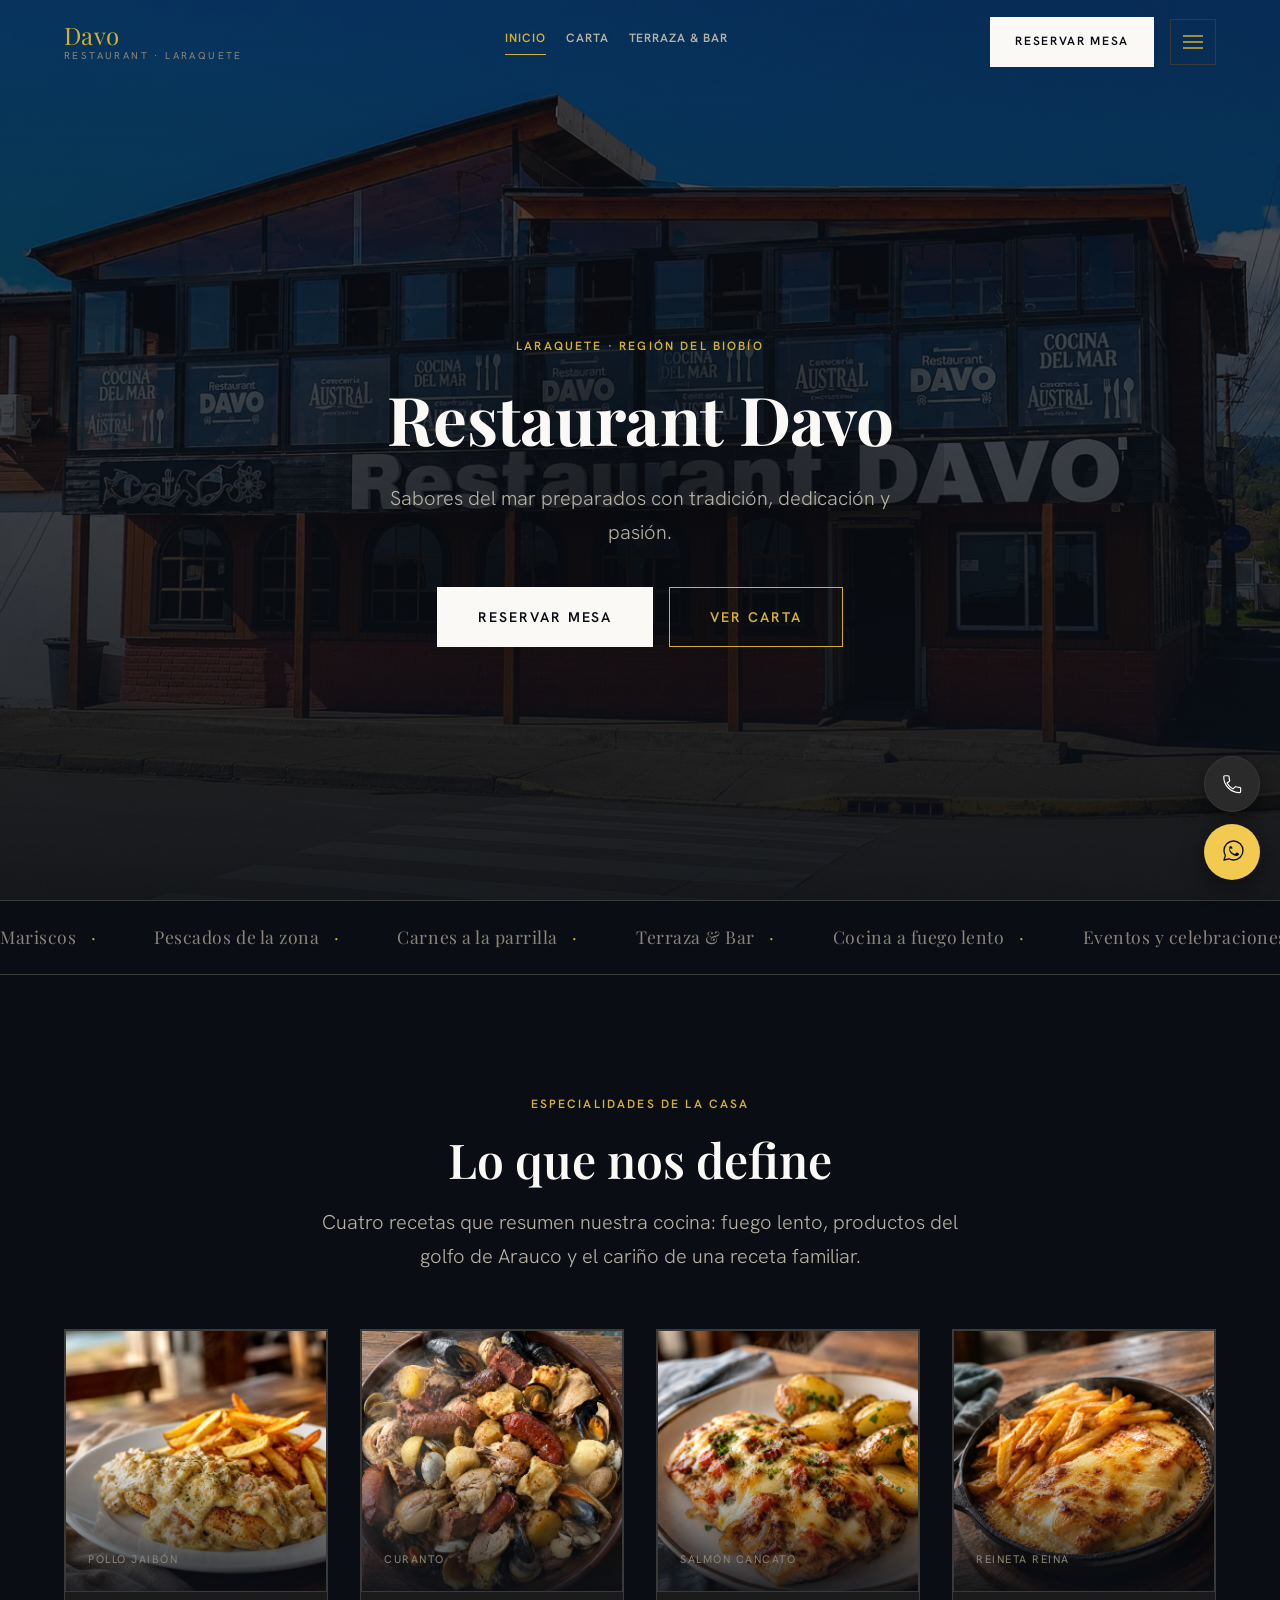
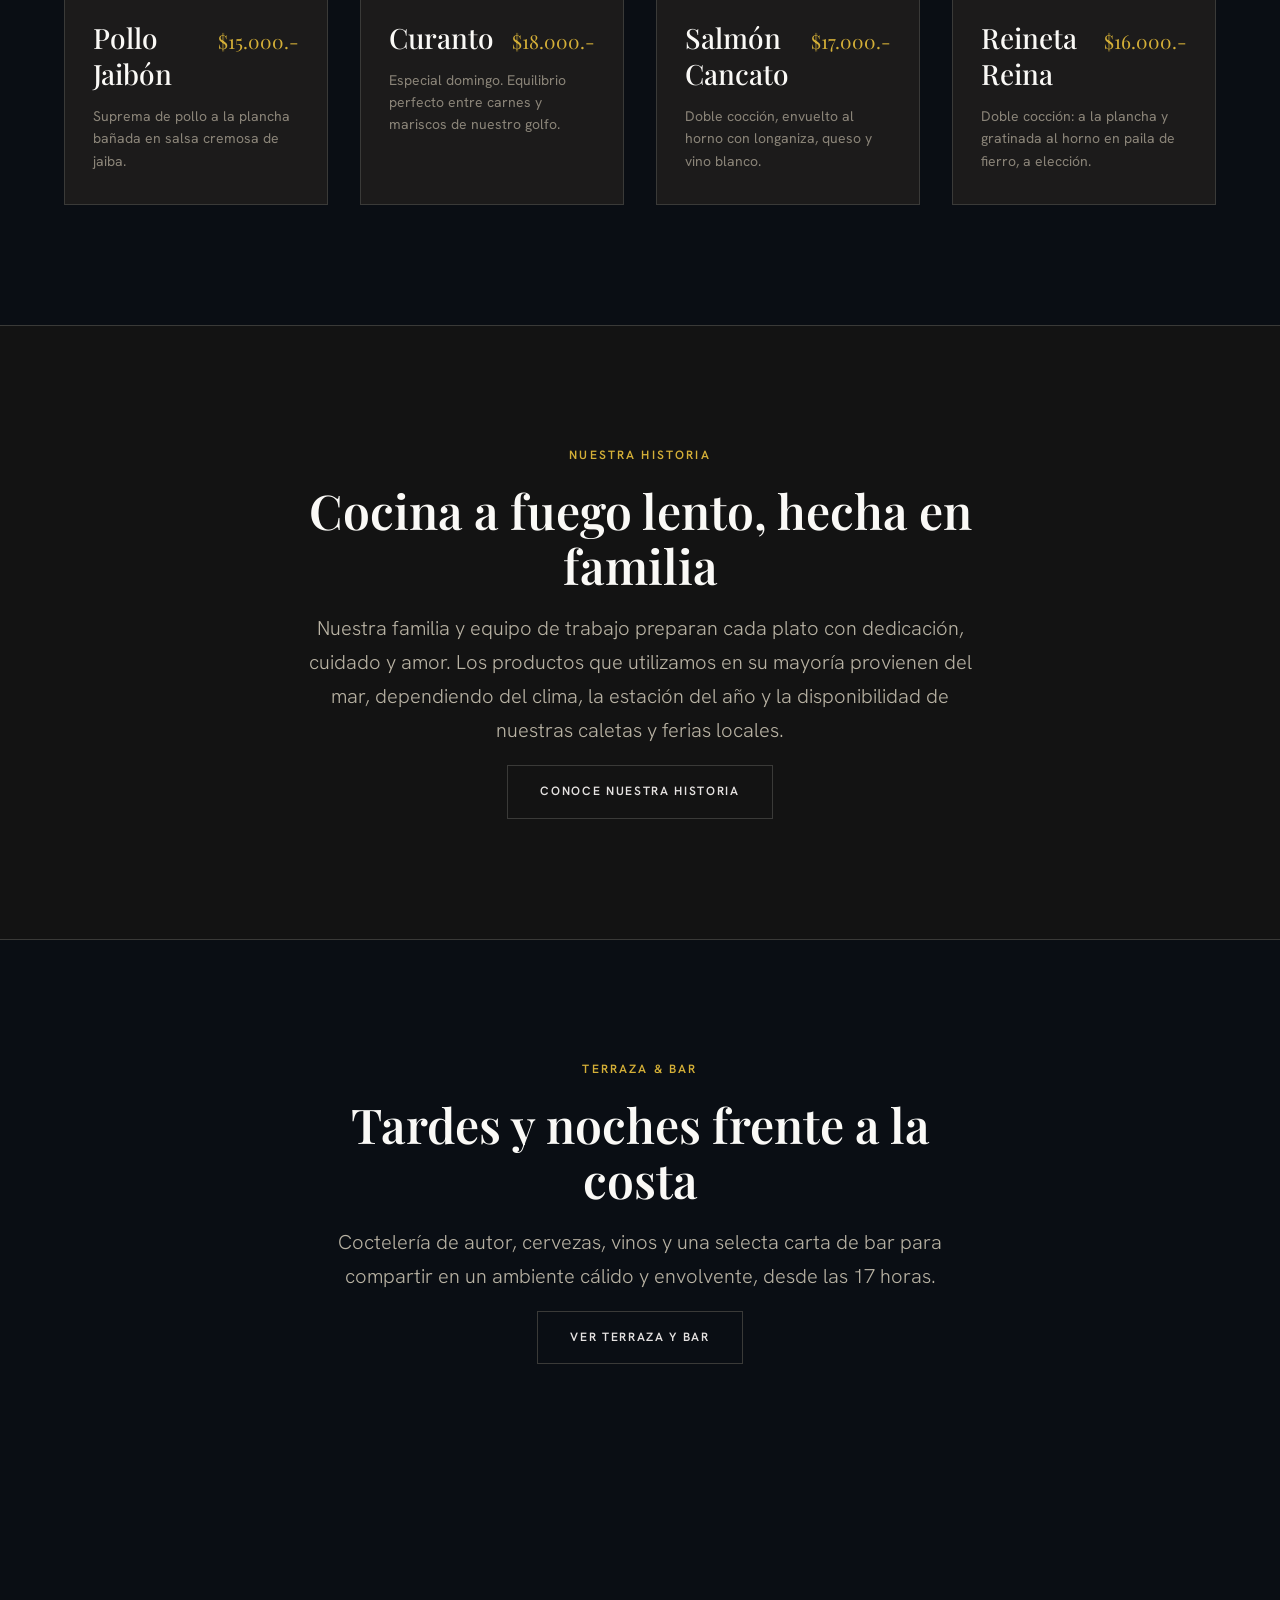
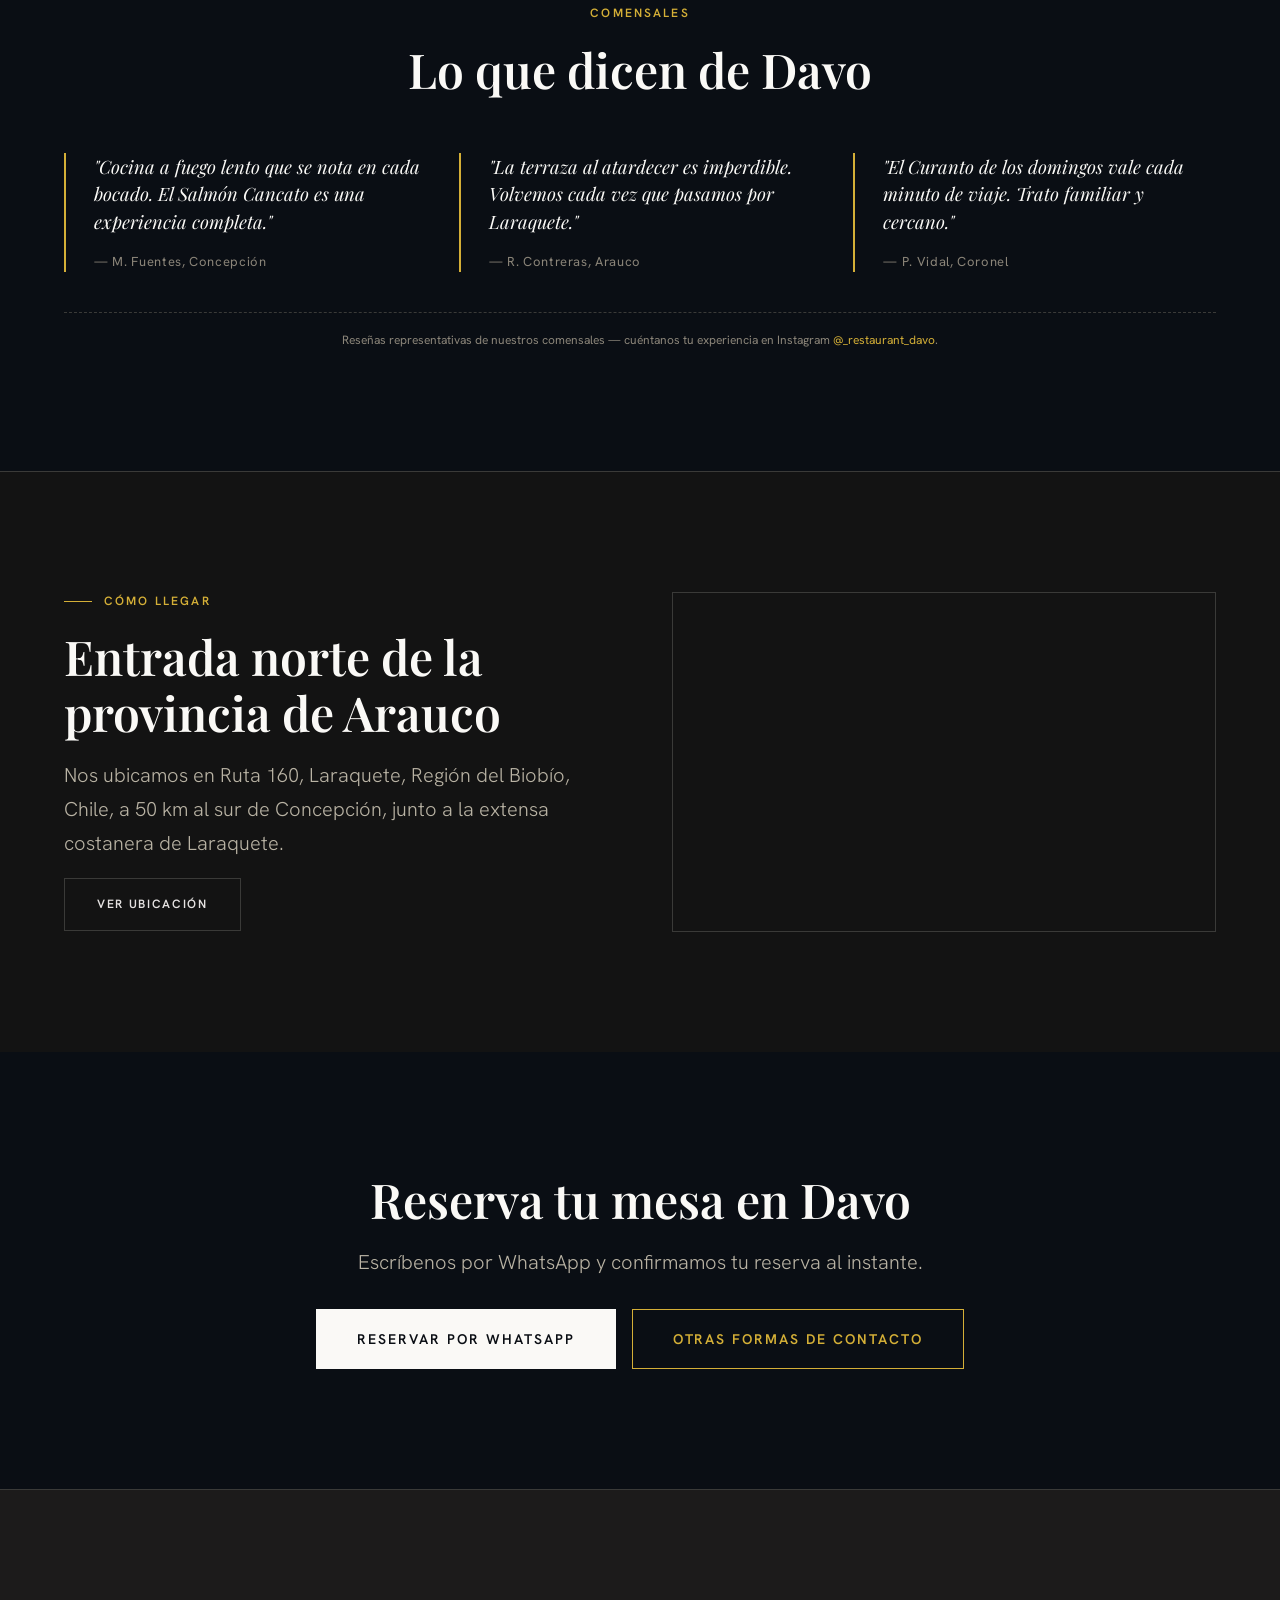
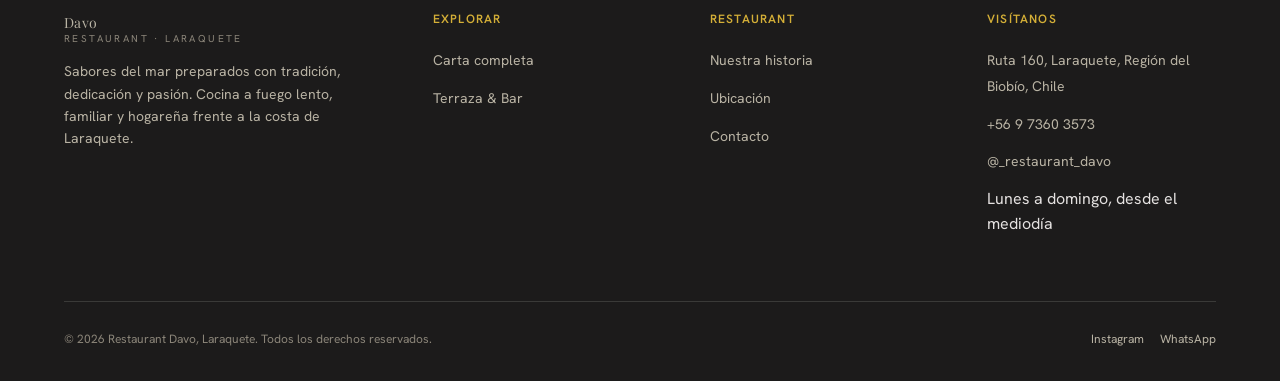
<file: index.html>
<!DOCTYPE html>
<html lang="es">
<head>
<meta charset="UTF-8">
<meta name="viewport" content="width=device-width, initial-scale=1.0">
<title>Restaurant Davo | Mariscos y Cocina Premium en Laraquete</title>
<meta name="description" content="Restaurant Davo ofrece mariscos frescos, pescados, carnes, terraza, bar y una experiencia gastronómica única en Laraquete.">
<link rel="canonical" href="https://www.restaurantdavo.cl/">
<meta name="theme-color" content="#0A0E14">
<link rel="icon" type="image/svg+xml" href="favicon.svg">
<link rel="apple-touch-icon" href="favicon.svg">

<meta property="og:type" content="website">
<meta property="og:site_name" content="Restaurant Davo">
<meta property="og:title" content="Restaurant Davo | Mariscos y Cocina Premium en Laraquete">
<meta property="og:description" content="Restaurant Davo ofrece mariscos frescos, pescados, carnes, terraza, bar y una experiencia gastronómica única en Laraquete.">
<meta property="og:url" content="https://www.restaurantdavo.cl/">
<meta property="og:image" content="https://www.restaurantdavo.cl/assets/img/og-cover.png">
<meta property="og:locale" content="es_CL">

<meta name="twitter:card" content="summary_large_image">
<meta name="twitter:title" content="Restaurant Davo | Mariscos y Cocina Premium en Laraquete">
<meta name="twitter:description" content="Restaurant Davo ofrece mariscos frescos, pescados, carnes, terraza, bar y una experiencia gastronómica única en Laraquete.">
<meta name="twitter:image" content="https://www.restaurantdavo.cl/assets/img/og-cover.png">

<link rel="preconnect" href="https://fonts.googleapis.com">
<link rel="preconnect" href="https://fonts.gstatic.com" crossorigin>
<link href="https://fonts.googleapis.com/css2?family=Playfair+Display:wght@500;600;700&family=Hanken+Grotesk:wght@300;400;500;600;700&display=swap" rel="stylesheet">
<link rel="stylesheet" href="assets/css/style.css">
<link rel="preload" as="image" href="assets/img/hero-restaurante-dia.webp" fetchpriority="high">
<script type="application/ld+json">
{
  "@context": "https://schema.org",
  "@type": "Restaurant",
  "name": "Restaurant Davo",
  "image": "https://www.restaurantdavo.cl/assets/img/og-cover.png",
  "servesCuisine": ["Mariscos", "Cocina chilena", "Pescados"],
  "priceRange": "$$",
  "telephone": "+56973603573",
  "address": {
    "@type": "PostalAddress",
    "streetAddress": "Ruta 160",
    "addressLocality": "Laraquete",
    "addressRegion": "Región del Biobío",
    "addressCountry": "CL"
  },
  "url": "https://www.restaurantdavo.cl/",
  "sameAs": ["https://www.instagram.com/_restaurant_davo/"],
  "openingHoursSpecification": {
    "@type": "OpeningHoursSpecification",
    "dayOfWeek": ["Monday","Tuesday","Wednesday","Thursday","Friday","Saturday","Sunday"],
    "opens": "12:00"
  }
}
</script>

</head>
<body>
<a class="skip-link" href="#main">Saltar al contenido</a>
<header class="site-header" id="siteHeader">
<div class="container nav-row">
<a href="./" class="brand">Davo<span>Restaurant · Laraquete</span></a>
<nav class="nav-links" aria-label="Navegación principal">
<a href="./" aria-current="page">Inicio</a>
<a href="carta/">Carta</a>
<a href="terraza/">Terraza &amp; Bar</a>
</nav>
<div class="nav-actions">
<a class="btn btn-primary nav-cta" href="https://wa.me/56973603573?text=Hola%20Restaurant%20Davo%2C%20quisiera%20reservar%20una%20mesa" target="_blank" rel="noopener">Reservar mesa</a>
<button class="nav-toggle" aria-label="Abrir menú" aria-expanded="false" aria-controls="mobileMenu">
<svg width="20" height="14" viewBox="0 0 20 14" fill="none" xmlns="http://www.w3.org/2000/svg" aria-hidden="true"><path d="M0 1H20M0 7H20M0 13H20" stroke="currentColor" stroke-width="1.4"/></svg>
</button>
</div>
</div>
</header>
<div class="mobile-menu" id="mobileMenu">
<a href="./" aria-current="page">Inicio</a>
<a href="carta/">Carta</a>
<a href="nosotros/">Nosotros</a>
<a href="terraza/">Terraza & Bar</a>
<a href="ubicacion/">Ubicación</a>
<a href="contacto/">Contacto</a>
<a class="btn btn-primary" href="https://wa.me/56973603573?text=Hola%20Restaurant%20Davo%2C%20quisiera%20reservar%20una%20mesa" target="_blank" rel="noopener">Reservar mesa por WhatsApp</a>
<div class="mobile-menu__foot">
<span>+56 9 7360 3573</span>
<span>Ruta 160, Laraquete, Región del Biobío, Chile</span>
<span>Lunes a domingo, desde el mediodía</span>
</div>
</div>
<main id="main">
<section class="hero">
<div class="hero__content">
<span class="eyebrow center">Laraquete &middot; Región del Biobío</span>
<h1>Restaurant Davo</h1>
<p class="lede" style="max-width:560px;">Sabores del mar preparados con tradición, dedicación y pasión.</p>
<div class="hero__actions">
<a class="btn btn-primary btn-lg" href="https://wa.me/56973603573?text=Hola%20Restaurant%20Davo%2C%20quisiera%20reservar%20una%20mesa" target="_blank" rel="noopener">Reservar mesa</a>
<a class="btn btn-outline btn-lg" href="carta/">Ver carta</a>
</div>
</div>
</section>

<div class="strip" aria-hidden="true">
<div class="strip__track">
<span>Mariscos <em>&middot;</em></span><span>Pescados de la zona <em>&middot;</em></span><span>Carnes a la parrilla <em>&middot;</em></span><span>Terraza &amp; Bar <em>&middot;</em></span><span>Cocina a fuego lento <em>&middot;</em></span><span>Eventos y celebraciones <em>&middot;</em></span>
<span>Mariscos <em>&middot;</em></span><span>Pescados de la zona <em>&middot;</em></span><span>Carnes a la parrilla <em>&middot;</em></span><span>Terraza &amp; Bar <em>&middot;</em></span><span>Cocina a fuego lento <em>&middot;</em></span><span>Eventos y celebraciones <em>&middot;</em></span>
</div>
</div>

<section class="section">
<div class="container">
<div class="section-intro reveal">
<span class="eyebrow center">Especialidades de la casa</span>
<h2>Lo que nos define</h2>
<p class="lede">Cuatro recetas que resumen nuestra cocina: fuego lento, productos del golfo de Arauco y el cariño de una receta familiar.</p>
</div>
<div class="grid grid-4" style="margin-top:56px;">

<article class="specialty-card reveal">
<div class="plate plate--square plate--photo"><img src="assets/img/especialidad-pollo-jaibon.webp" alt="Pollo Jaibón, suprema de pollo bañada en salsa cremosa de jaiba" loading="lazy"><span class="plate__label">Pollo Jaibón</span></div>
<div class="specialty-card__body">
<div class="specialty-card__top"><h3>Pollo Jaibón</h3><span class="specialty-card__price">$15.000.-</span></div>
<p style="color:var(--ink-faint);font-size:14px;">Suprema de pollo a la plancha bañada en salsa cremosa de jaiba.</p>
</div>
</article>

<article class="specialty-card reveal">
<div class="plate plate--square plate--photo"><img src="assets/img/especialidad-curanto.webp" alt="Curanto, mezcla de mariscos y carnes al vapor" loading="lazy"><span class="plate__label">Curanto</span></div>
<div class="specialty-card__body">
<div class="specialty-card__top"><h3>Curanto</h3><span class="specialty-card__price">$18.000.-</span></div>
<p style="color:var(--ink-faint);font-size:14px;">Especial domingo. Equilibrio perfecto entre carnes y mariscos de nuestro golfo.</p>
</div>
</article>

<article class="specialty-card reveal">
<div class="plate plate--square plate--photo"><img src="assets/img/especialidad-salmon-cancato.webp" alt="Salmón Cancato, filete de salmón gratinado con longaniza y queso" loading="lazy"><span class="plate__label">Salmón Cancato</span></div>
<div class="specialty-card__body">
<div class="specialty-card__top"><h3>Salmón Cancato</h3><span class="specialty-card__price">$17.000.-</span></div>
<p style="color:var(--ink-faint);font-size:14px;">Doble cocción, envuelto al horno con longaniza, queso y vino blanco.</p>
</div>
</article>

<article class="specialty-card reveal">
<div class="plate plate--square plate--photo"><img src="assets/img/especialidad-reineta-reina.webp" alt="Reineta Reina, filete de reineta gratinado acompañado de papas fritas" loading="lazy"><span class="plate__label">Reineta Reina</span></div>
<div class="specialty-card__body">
<div class="specialty-card__top"><h3>Reineta Reina</h3><span class="specialty-card__price">$16.000.-</span></div>
<p style="color:var(--ink-faint);font-size:14px;">Doble cocción: a la plancha y gratinada al horno en paila de fierro, a elección.</p>
</div>
</article>

</div>
</div>
</section>

<section class="section section-alt section-line-top section-line-bottom">
<div class="container text-center">
<div class="section-intro reveal" style="margin:0 auto;">
<span class="eyebrow center">Nuestra historia</span>
<h2>Cocina a fuego lento, hecha en familia</h2>
<p class="lede">Nuestra familia y equipo de trabajo preparan cada plato con dedicación, cuidado y amor. Los productos que utilizamos en su mayoría provienen del mar, dependiendo del clima, la estación del año y la disponibilidad de nuestras caletas y ferias locales.</p>
<a class="btn btn-ghost" href="nosotros/">Conoce nuestra historia</a>
</div>
</div>
</section>

<section class="section">
<div class="container text-center">
<div class="section-intro reveal" style="margin:0 auto;">
<span class="eyebrow center">Terraza &amp; Bar</span>
<h2>Tardes y noches frente a la costa</h2>
<p class="lede">Coctelería de autor, cervezas, vinos y una selecta carta de bar para compartir en un ambiente cálido y envolvente, desde las 17 horas.</p>
<a class="btn btn-ghost" href="terraza/">Ver terraza y bar</a>
</div>
</div>
</section>

<section class="section">
<div class="container">
<div class="section-intro reveal">
<span class="eyebrow center">Comensales</span>
<h2>Lo que dicen de Davo</h2>
</div>
<div class="grid grid-3" style="margin-top:56px;">
<div class="testimonial reveal">
<p>"Cocina a fuego lento que se nota en cada bocado. El Salmón Cancato es una experiencia completa."</p>
<cite>&mdash; M. Fuentes, Concepción</cite>
</div>
<div class="testimonial reveal">
<p>"La terraza al atardecer es imperdible. Volvemos cada vez que pasamos por Laraquete."</p>
<cite>&mdash; R. Contreras, Arauco</cite>
</div>
<div class="testimonial reveal">
<p>"El Curanto de los domingos vale cada minuto de viaje. Trato familiar y cercano."</p>
<cite>&mdash; P. Vidal, Coronel</cite>
</div>
</div>
<p class="availability-note text-center" style="margin-top:40px;">Reseñas representativas de nuestros comensales — cuéntanos tu experiencia en Instagram <a href="https://www.instagram.com/_restaurant_davo/" target="_blank" rel="noopener" style="color:var(--gold);">@_restaurant_davo</a>.</p>
</div>
</section>

<section class="section section-alt section-line-top">
<div class="container grid grid-2" style="align-items:center;gap:64px;">
<div class="section-intro left reveal">
<span class="eyebrow">Cómo llegar</span>
<h2>Entrada norte de la provincia de Arauco</h2>
<p class="lede">Nos ubicamos en Ruta 160, Laraquete, Región del Biobío, Chile, a 50 km al sur de Concepción, junto a la extensa costanera de Laraquete.</p>
<a class="btn btn-ghost" href="ubicacion/">Ver ubicación</a>
</div>
<div class="map-frame reveal">
<iframe src="https://www.google.com/maps?q=Restaurant+Davo,+Ruta+160,+Laraquete,+Biob%C3%ADo,+Chile&output=embed" title="Mapa de ubicación de Restaurant Davo" loading="lazy" referrerpolicy="no-referrer-when-downgrade"></iframe>
</div>
</div>
</section>

<section class="section text-center">
<div class="container">
<div class="section-intro reveal" style="margin:0 auto;">
<h2>Reserva tu mesa en Davo</h2>
<p class="lede">Escríbenos por WhatsApp y confirmamos tu reserva al instante.</p>
<div class="hero__actions">
<a class="btn btn-primary btn-lg" href="https://wa.me/56973603573?text=Hola%20Restaurant%20Davo%2C%20quisiera%20reservar%20una%20mesa" target="_blank" rel="noopener">Reservar por WhatsApp</a>
<a class="btn btn-outline btn-lg" href="contacto/">Otras formas de contacto</a>
</div>
</div>
</div>
</section>

</main>
<footer class="site-footer">
<div class="container">
<div class="footer-grid">
<div class="footer-col">
<a href="./" class="brand" style="margin-bottom:16px;display:inline-flex;">Davo<span>Restaurant · Laraquete</span></a>
<p>Sabores del mar preparados con tradición, dedicación y pasión. Cocina a fuego lento, familiar y hogareña frente a la costa de Laraquete.</p>
</div>
<div class="footer-col">
<h4>Explorar</h4>
<ul>
<li><a href="carta/">Carta completa</a></li>
<li><a href="terraza/">Terraza &amp; Bar</a></li>
</ul>
</div>
<div class="footer-col">
<h4>Restaurant</h4>
<ul>
<li><a href="nosotros/">Nuestra historia</a></li>
<li><a href="ubicacion/">Ubicación</a></li>
<li><a href="contacto/">Contacto</a></li>
</ul>
</div>
<div class="footer-col">
<h4>Visítanos</h4>
<ul>
<li><a href="https://www.google.com/maps/dir/?api=1&destination=Restaurant+Davo%2C+Ruta+160%2C+Laraquete%2C+Biob%C3%ADo%2C+Chile" target="_blank" rel="noopener">Ruta 160, Laraquete, Región del Biobío, Chile</a></li>
<li><a href="tel:+56973603573">+56 9 7360 3573</a></li>
<li><a href="https://www.instagram.com/_restaurant_davo/" target="_blank" rel="noopener">@_restaurant_davo</a></li>
<li>Lunes a domingo, desde el mediodía</li>
</ul>
</div>
</div>
<div class="footer-bottom">
<span>© <span data-year>2026</span> Restaurant Davo, Laraquete. Todos los derechos reservados.</span>
<div class="footer-social">
<a href="https://www.instagram.com/_restaurant_davo/" target="_blank" rel="noopener" aria-label="Instagram de Restaurant Davo">Instagram</a>
<a href="https://wa.me/56973603573?text=Hola%20Restaurant%20Davo%2C%20quisiera%20reservar%20una%20mesa" target="_blank" rel="noopener" aria-label="WhatsApp de Restaurant Davo">WhatsApp</a>
</div>
</div>
</div>
</footer>
<div class="floating-actions">
<a class="fab" href="tel:+56973603573" aria-label="Llamar a Restaurant Davo">
<svg width="22" height="22" viewBox="0 0 24 24" fill="none" xmlns="http://www.w3.org/2000/svg" aria-hidden="true"><path d="M6.6 10.8C8 13.6 10.4 16 13.2 17.4L15.4 15.2C15.7 14.9 16.1 14.8 16.5 15C17.7 15.4 19 15.6 20.3 15.6C20.9 15.6 21.4 16.1 21.4 16.7V20.3C21.4 20.9 20.9 21.4 20.3 21.4C10.7 21.4 3 13.7 3 4.1C3 3.5 3.5 3 4.1 3H7.7C8.3 3 8.8 3.5 8.8 4.1C8.8 5.4 9 6.7 9.4 7.9C9.5 8.3 9.4 8.7 9.2 9L6.6 10.8Z" stroke="currentColor" stroke-width="1.3" stroke-linejoin="round"/></svg>
</a>
<a class="fab fab--primary" href="https://wa.me/56973603573?text=Hola%20Restaurant%20Davo%2C%20quisiera%20reservar%20una%20mesa" target="_blank" rel="noopener" aria-label="Reservar por WhatsApp">
<svg width="24" height="24" viewBox="0 0 24 24" fill="none" xmlns="http://www.w3.org/2000/svg" aria-hidden="true"><path d="M4 20L5.4 15.6C4.5 14.1 4 12.3 4 10.5C4 5.3 8.3 1 13.5 1C18.7 1 23 5.3 23 10.5C23 15.7 18.7 20 13.5 20C11.9 20 10.3 19.6 9 18.8L4 20Z" stroke="currentColor" stroke-width="1.3" stroke-linejoin="round"/><path d="M9.5 8.5C9.5 8.5 10 10.5 11.5 12C13 13.5 15 14 15 14L16.3 12.7C16.5 12.5 16.9 12.4 17.2 12.6L18.8 13.6C19.1 13.8 19.2 14.2 19 14.5C18.5 15.3 17.6 16 16.5 16C13.8 16 9 13.2 9 8.5C9 7.4 9.7 6.5 10.5 6C10.8 5.8 11.2 5.9 11.4 6.2L12.4 7.8C12.6 8.1 12.5 8.5 12.3 8.7L9.5 8.5Z" fill="currentColor"/></svg>
</a>
</div>
<script src="assets/js/main.js" defer></script>
</body>
</html>
</file>
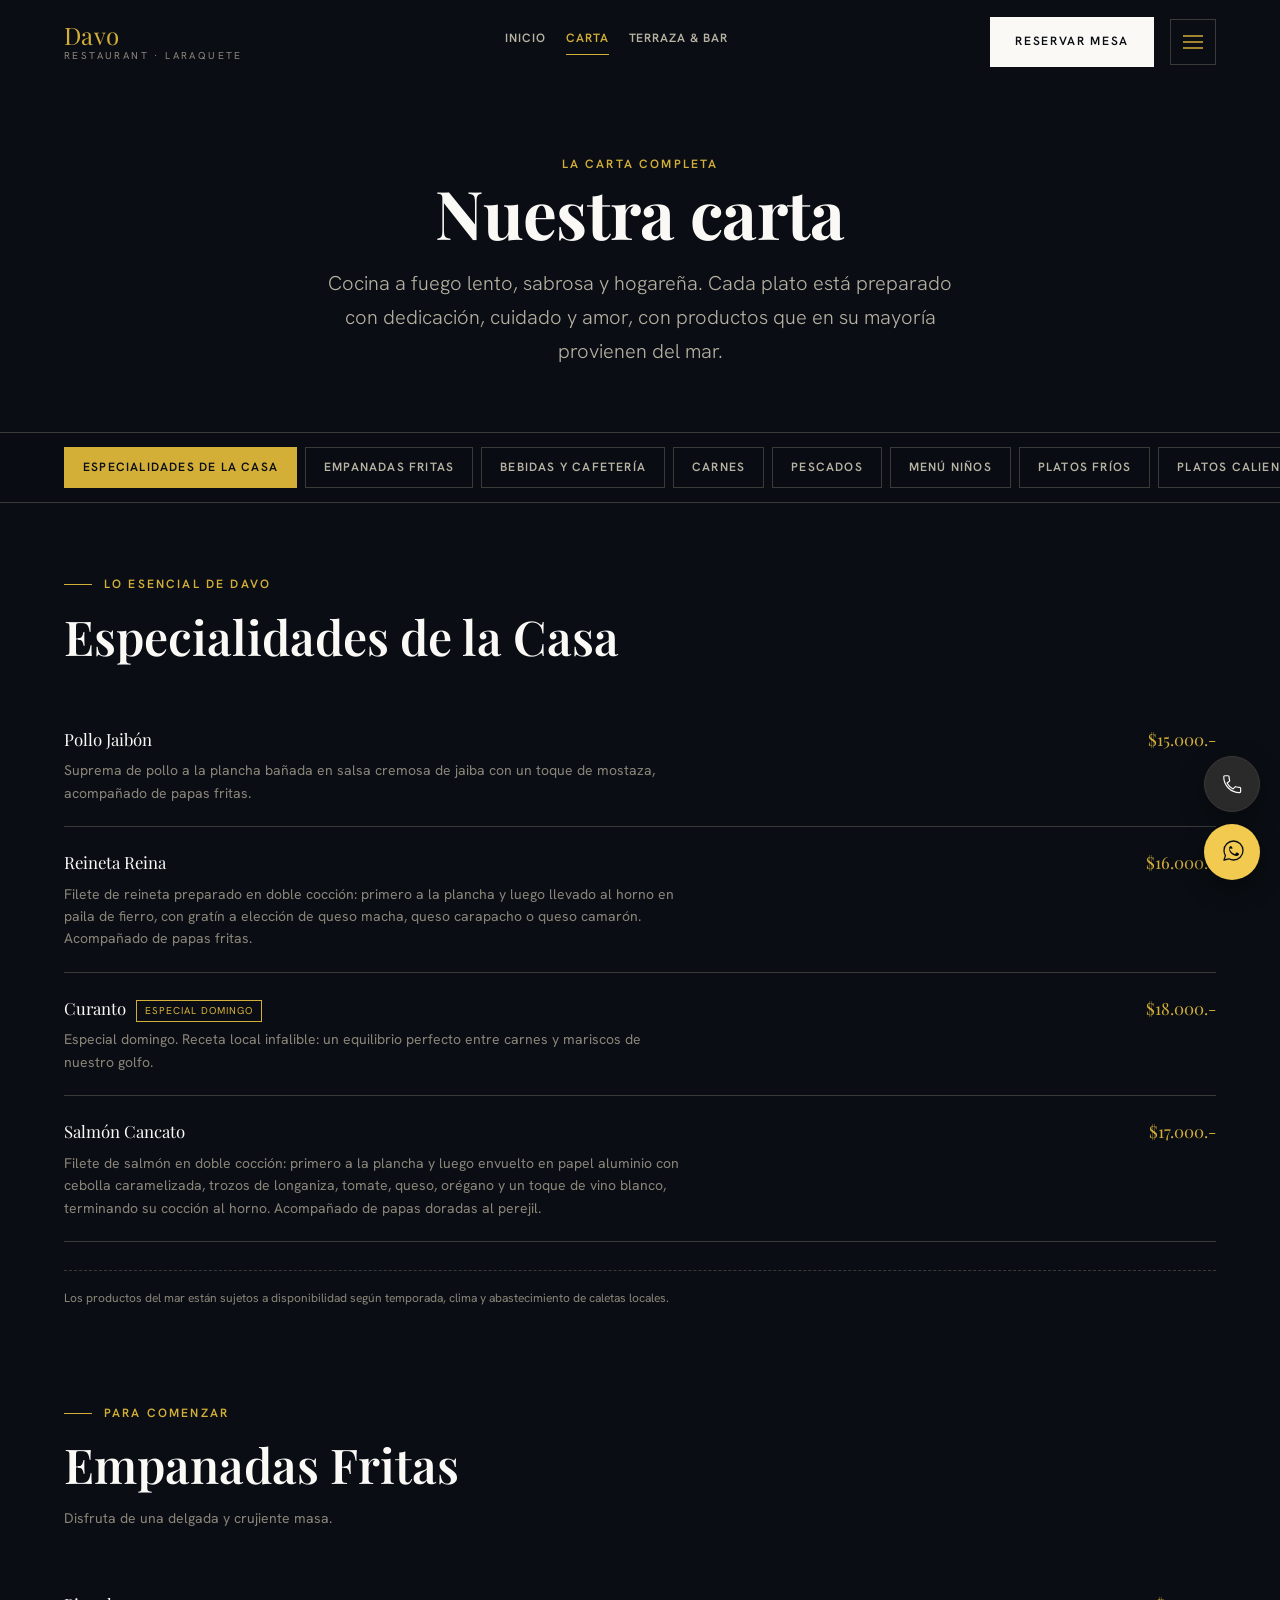
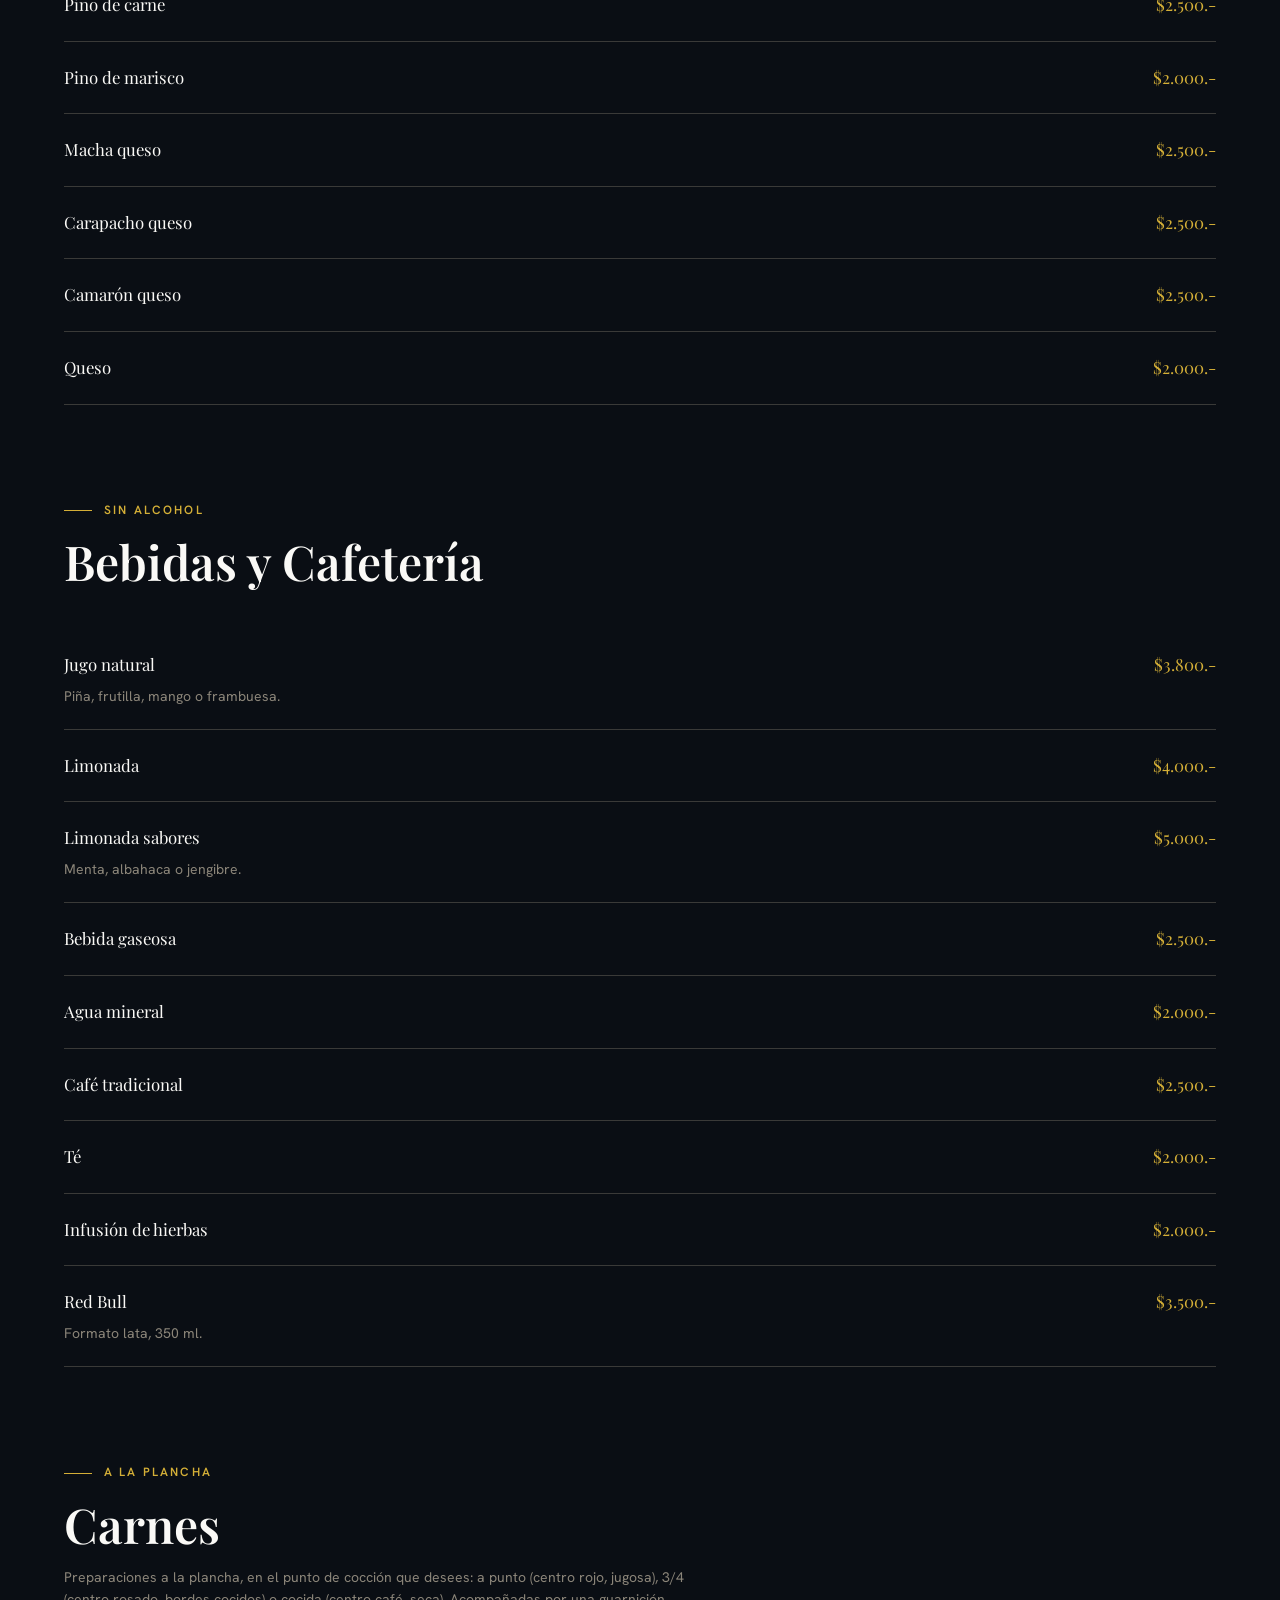
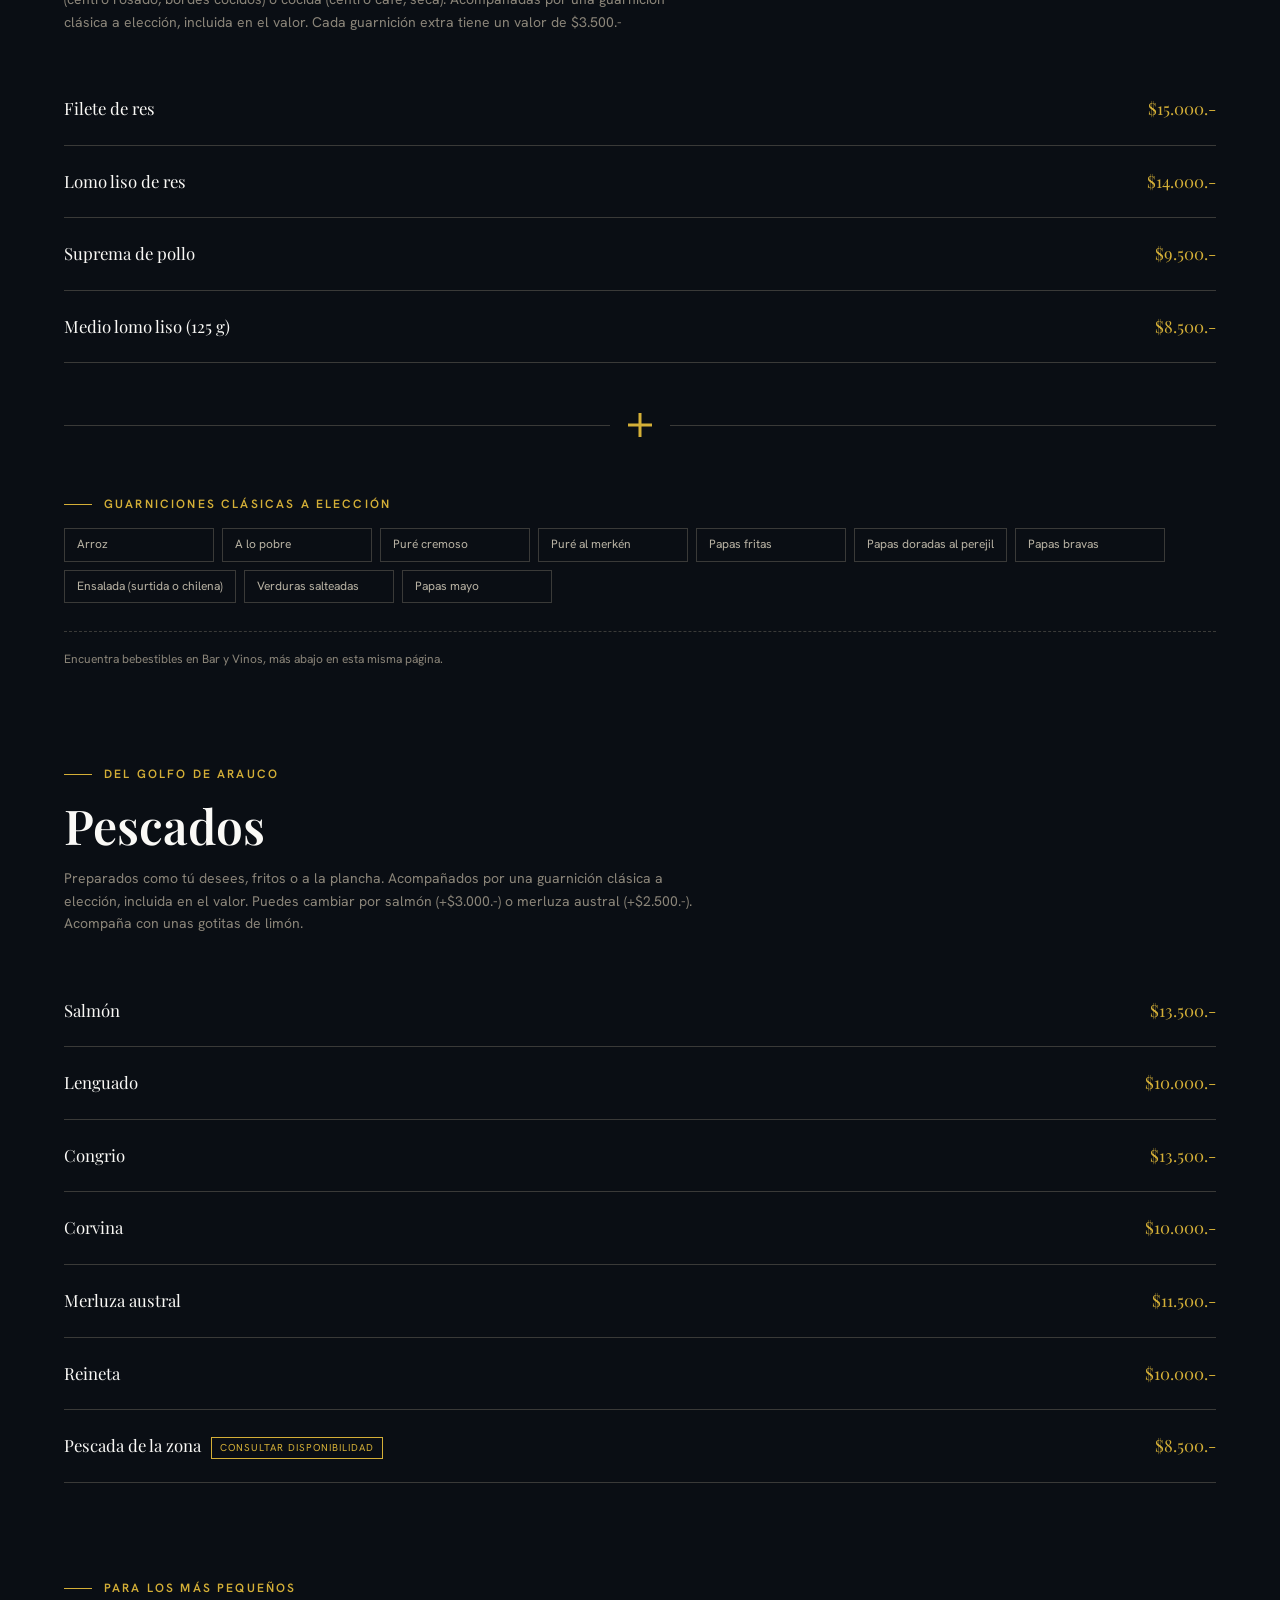
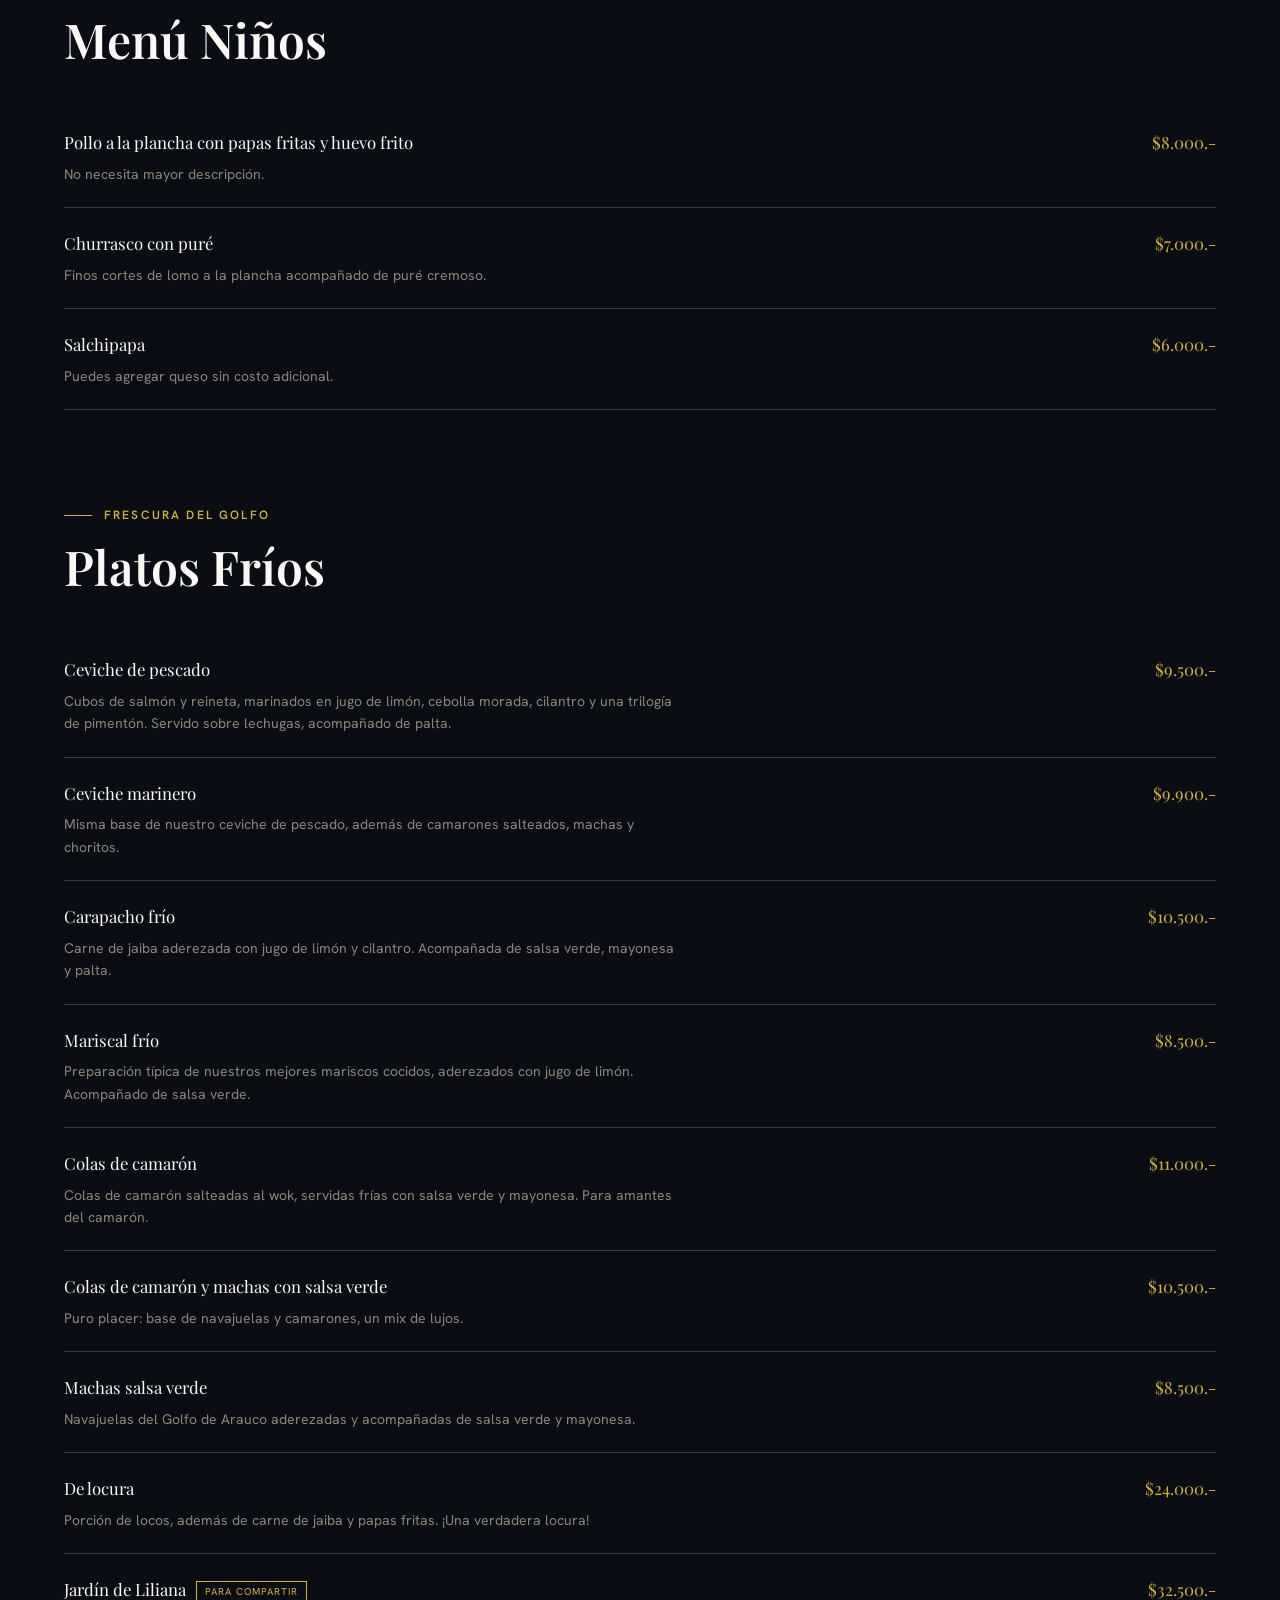
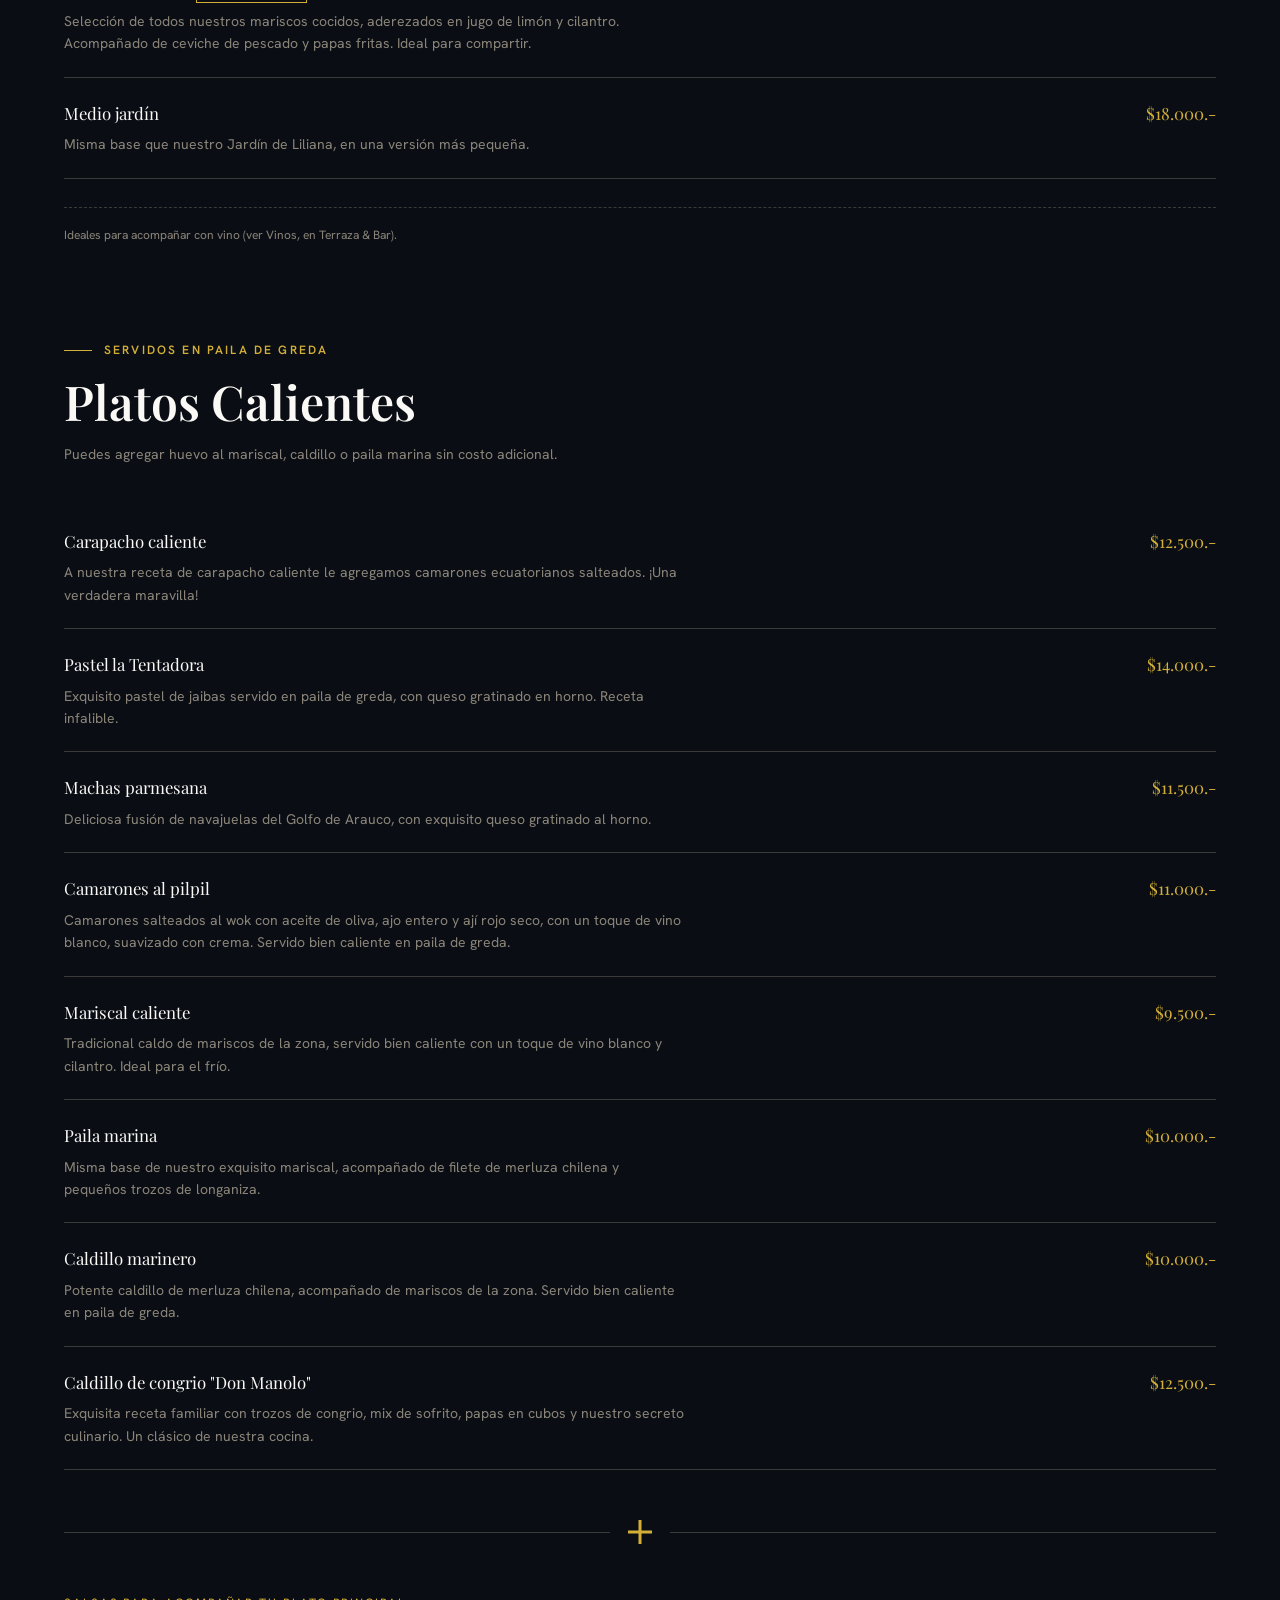
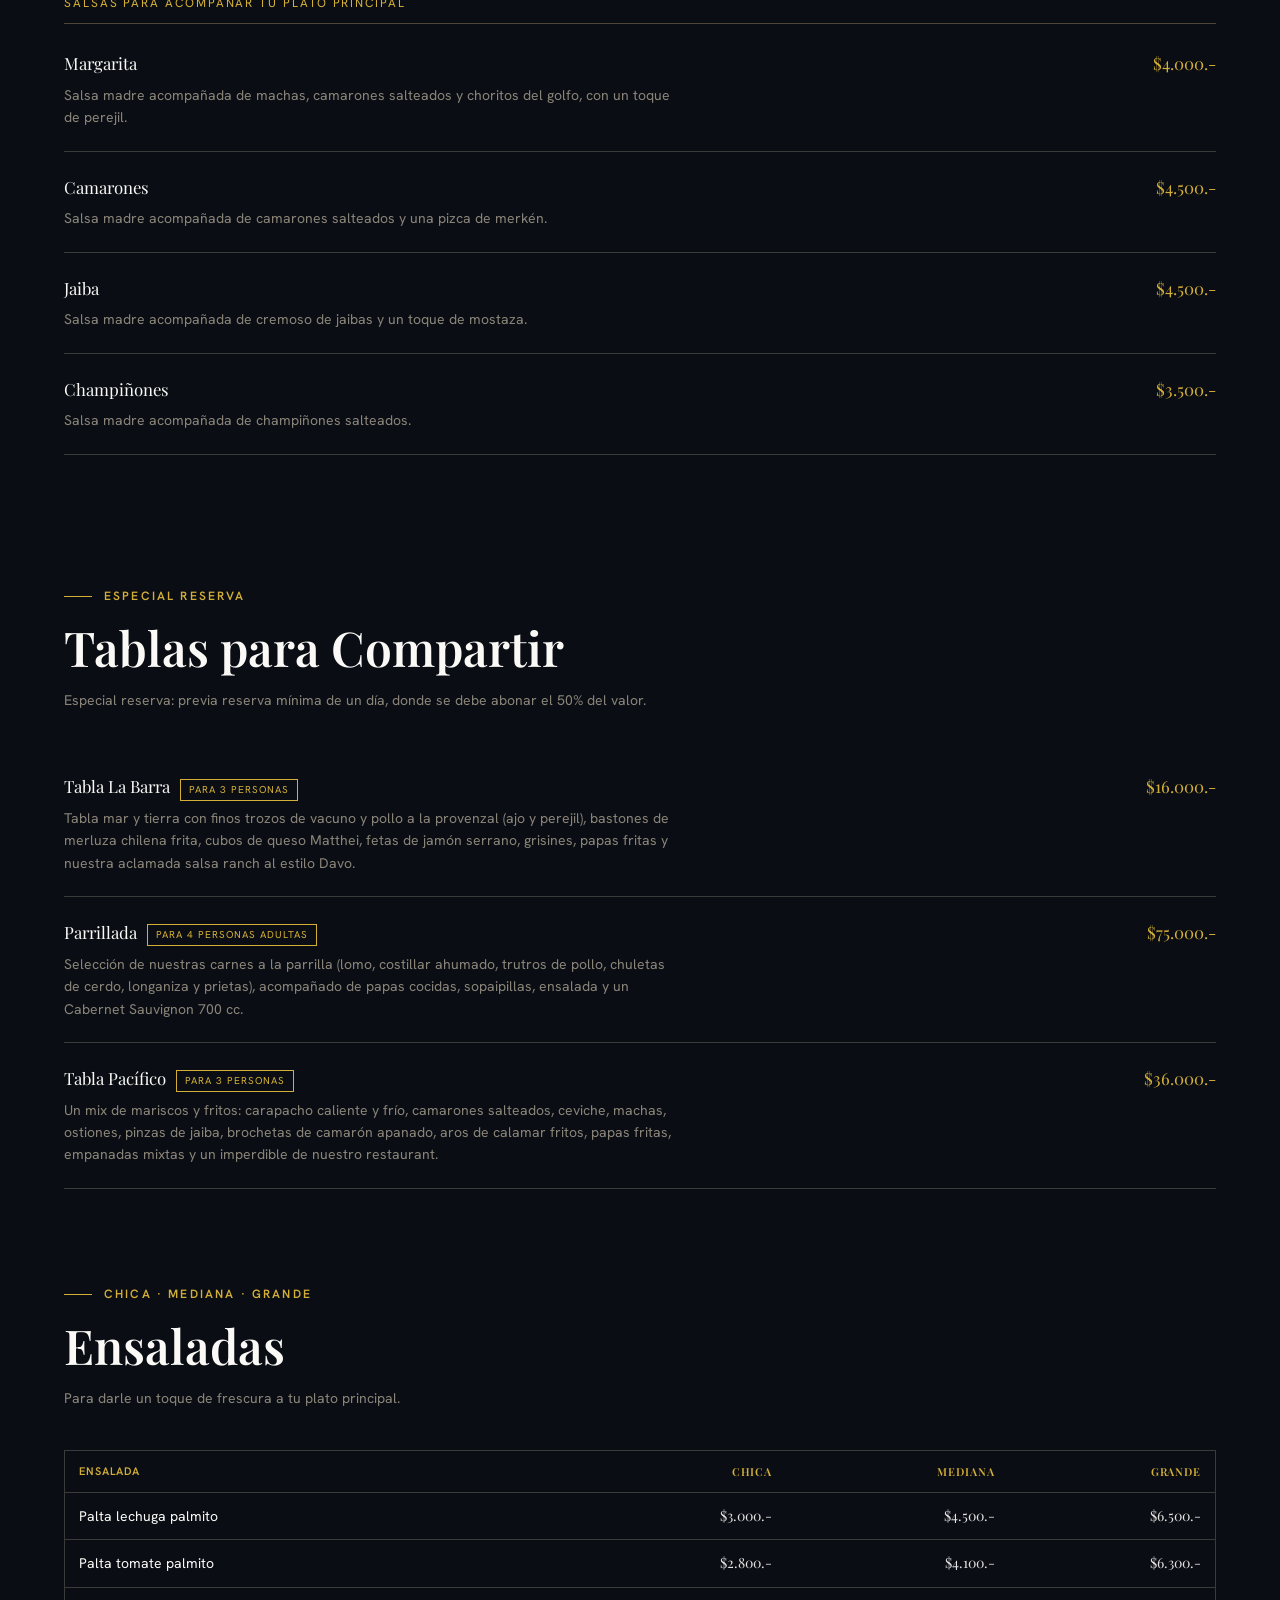
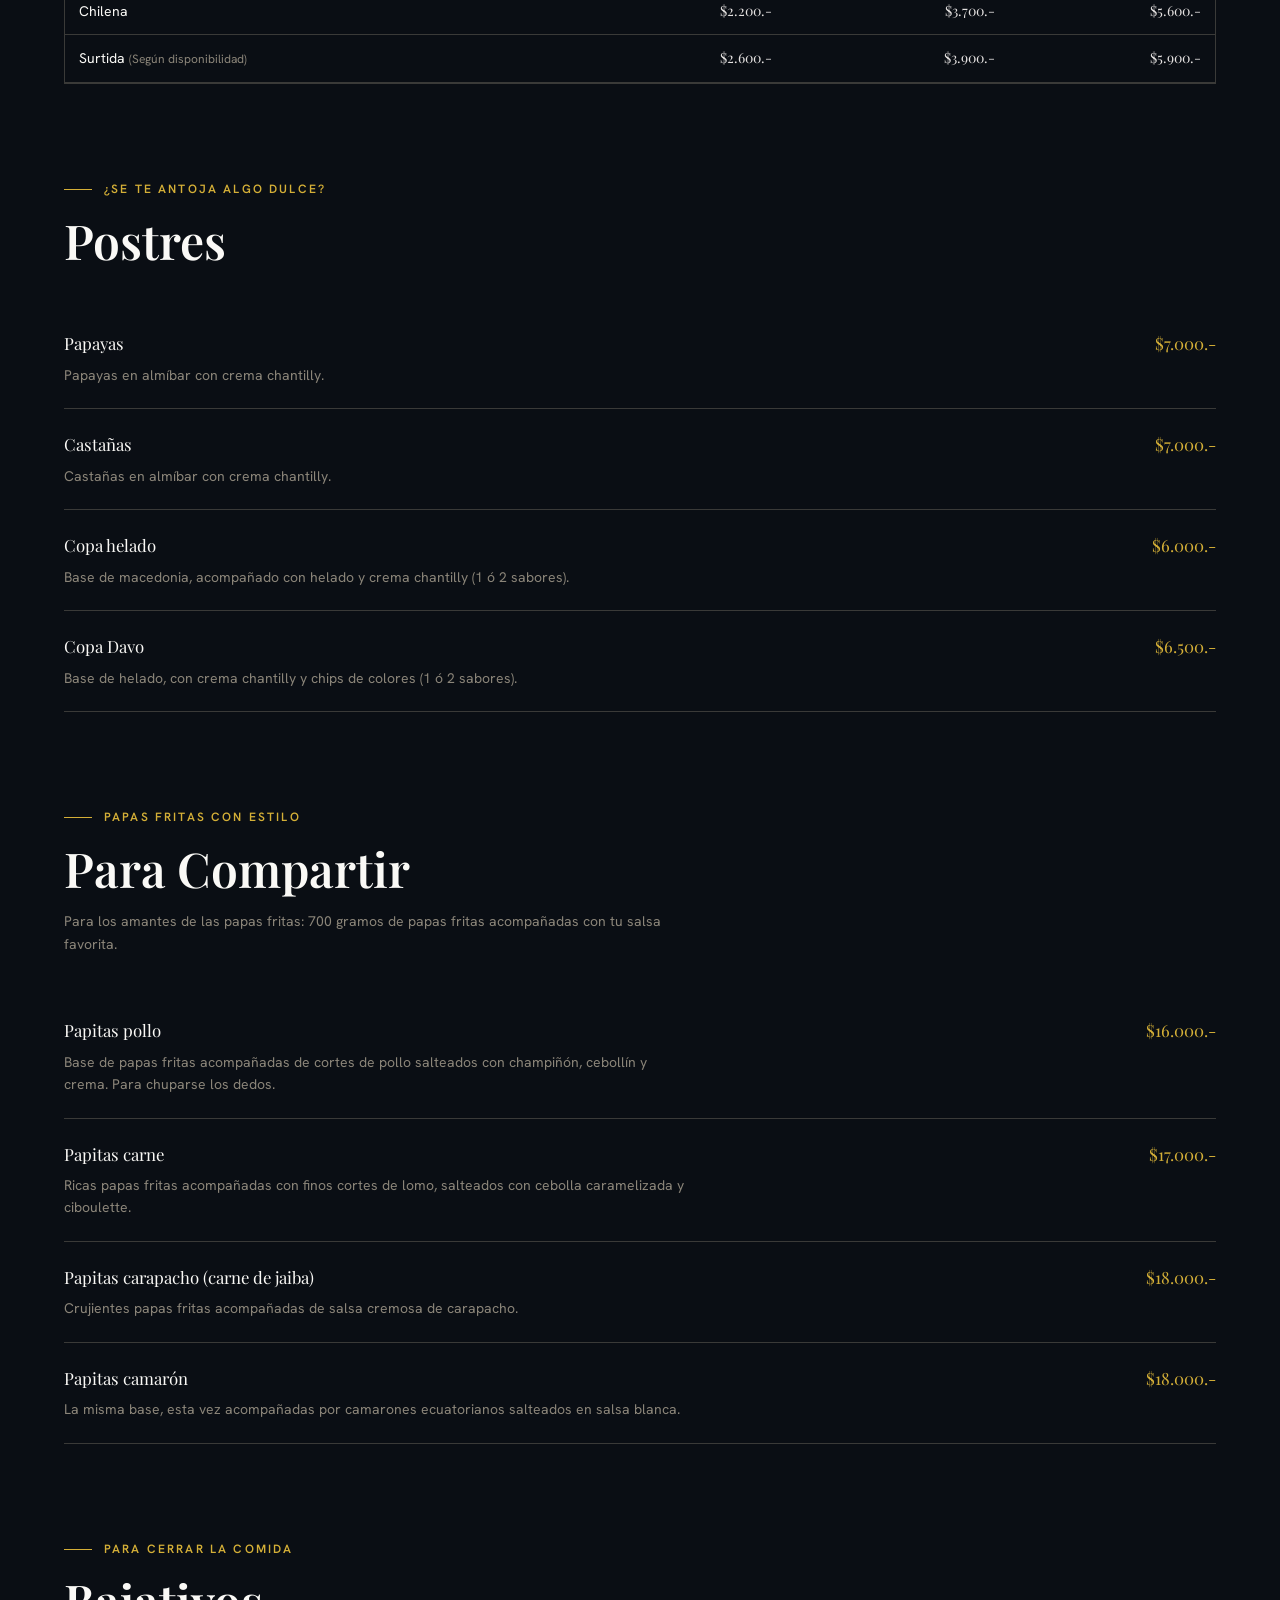
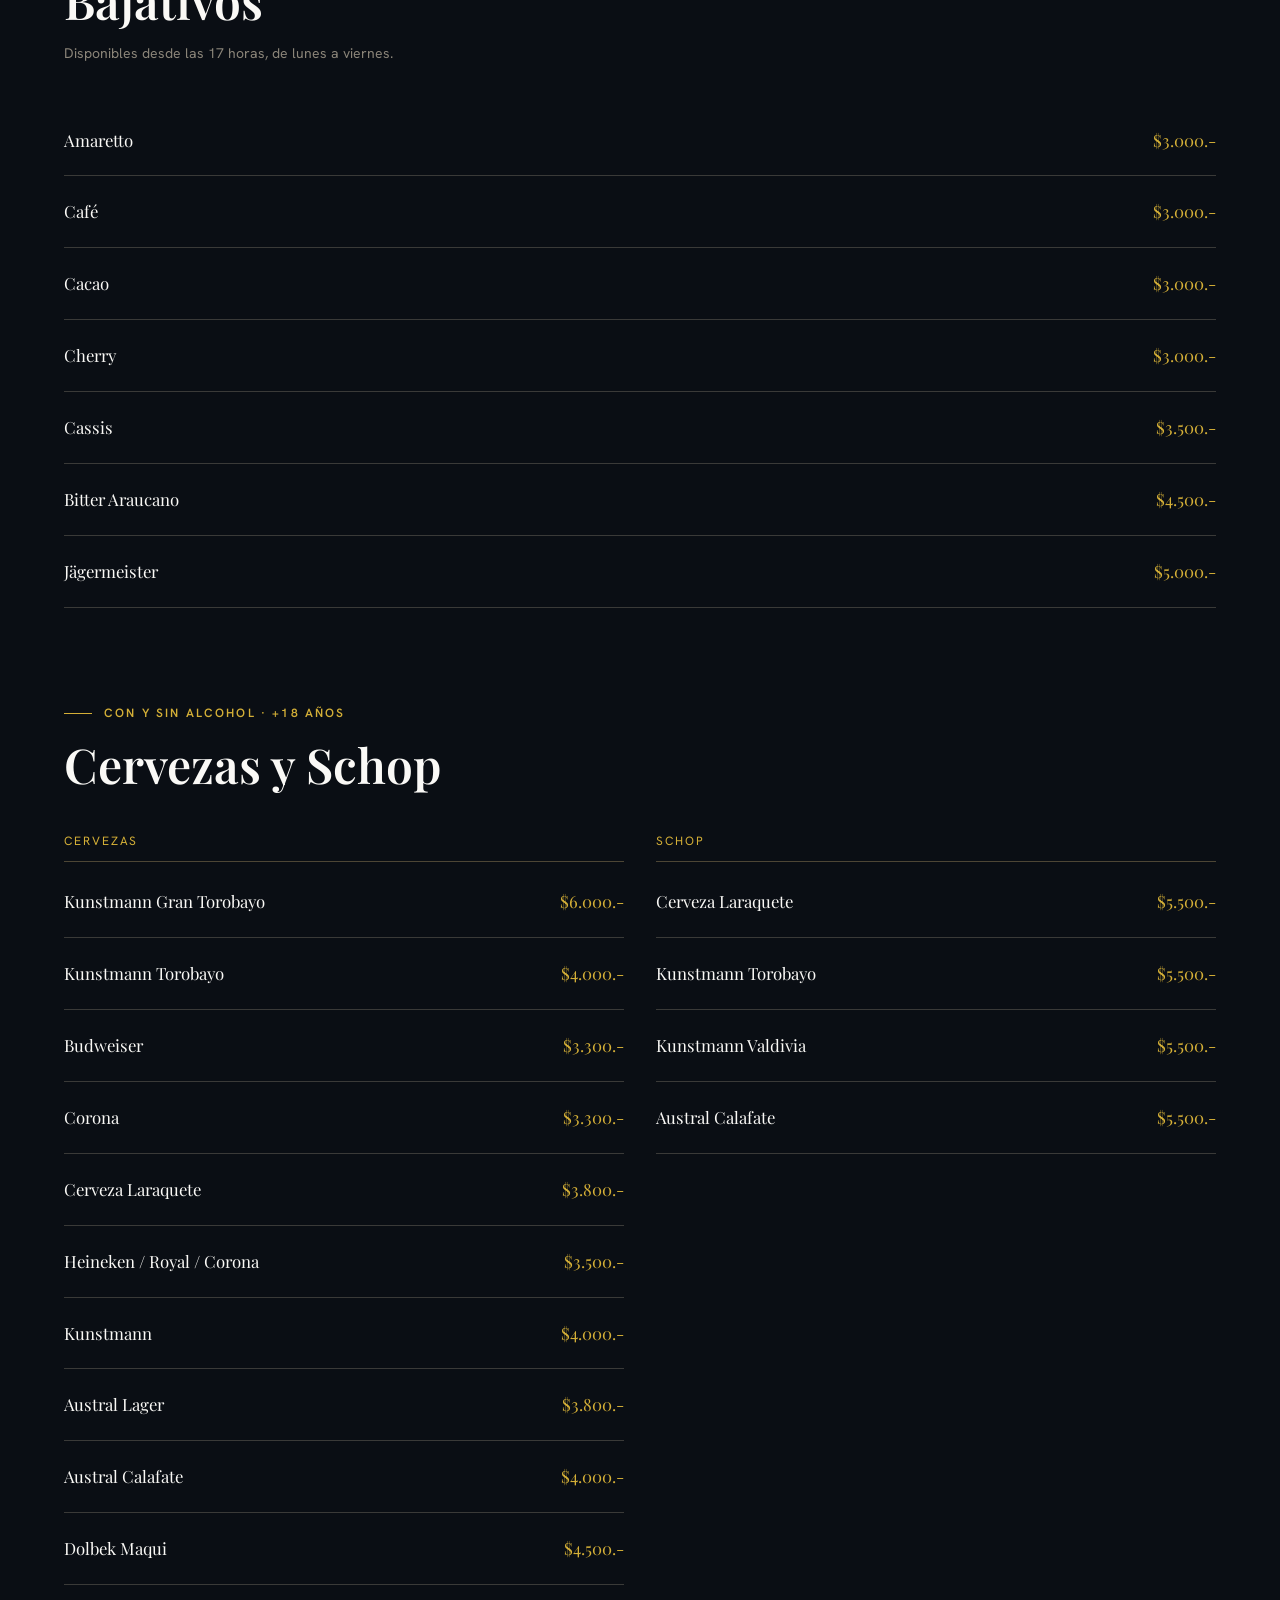
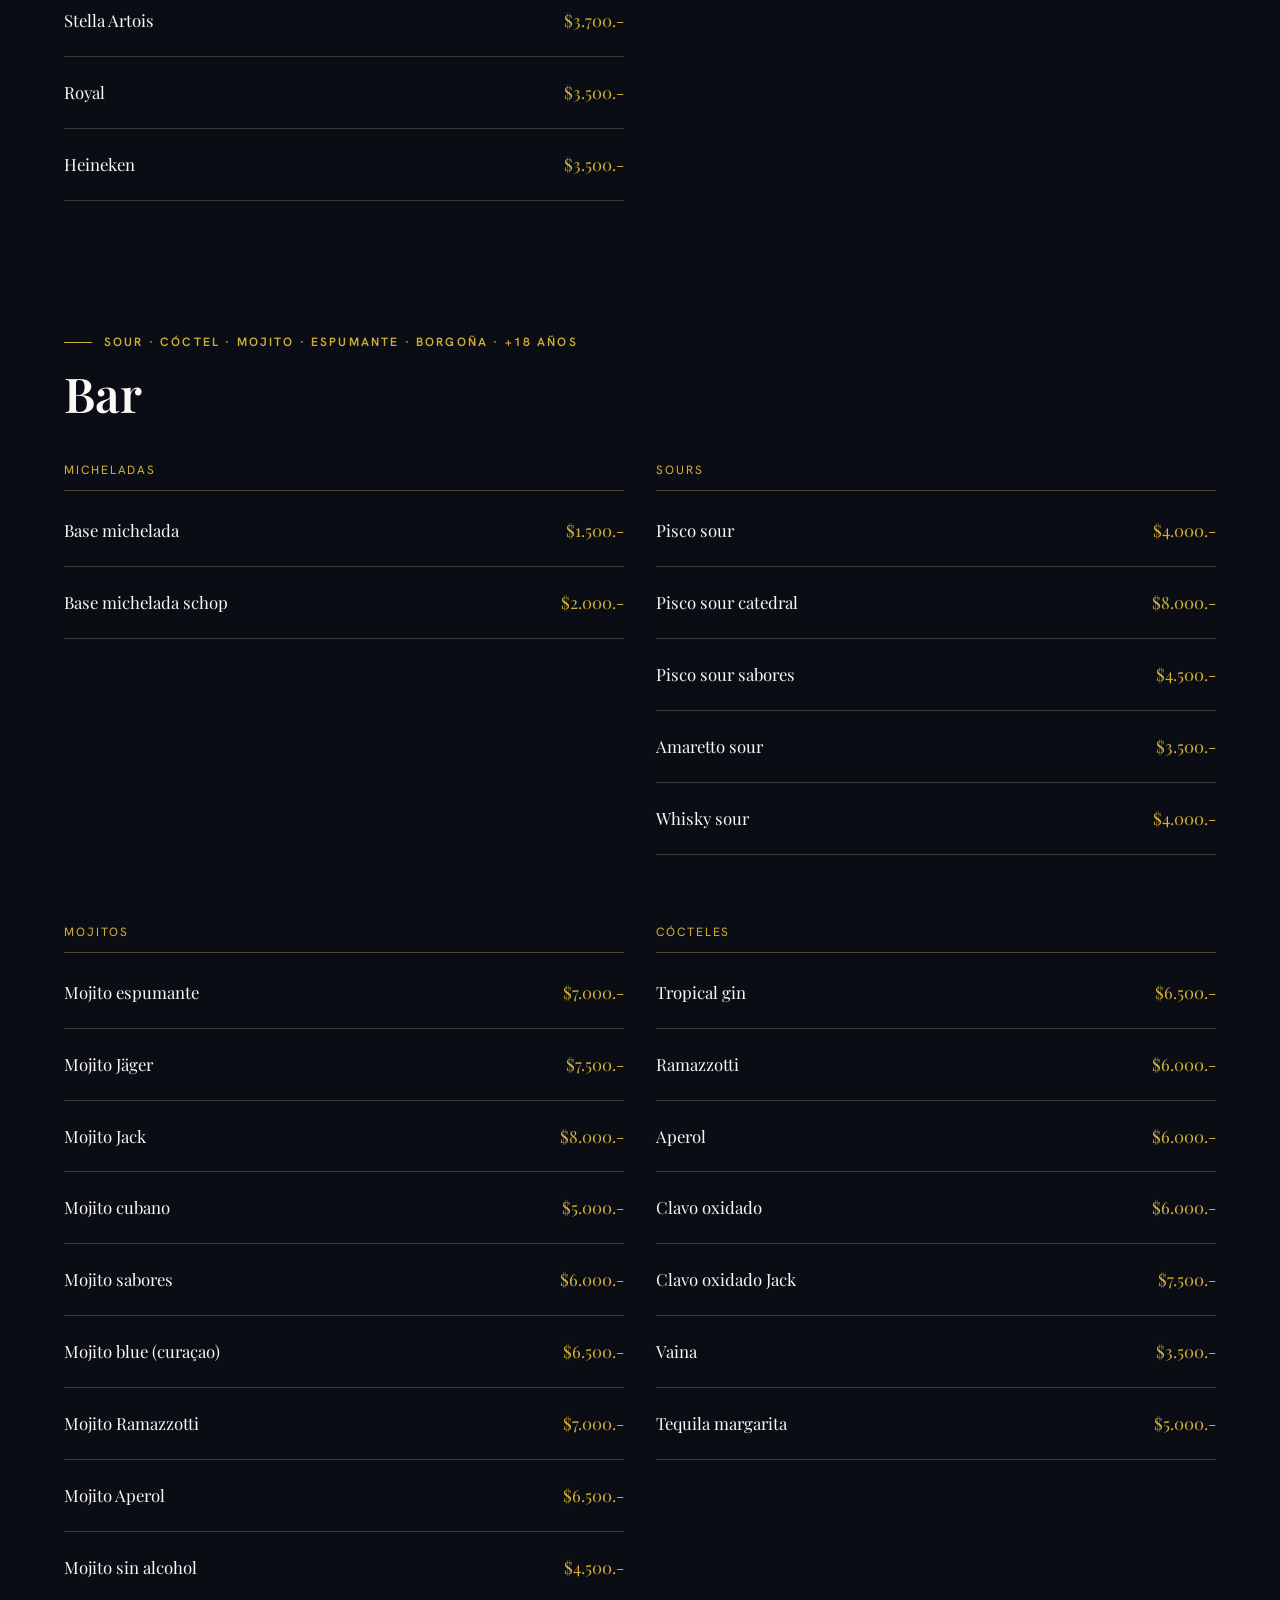
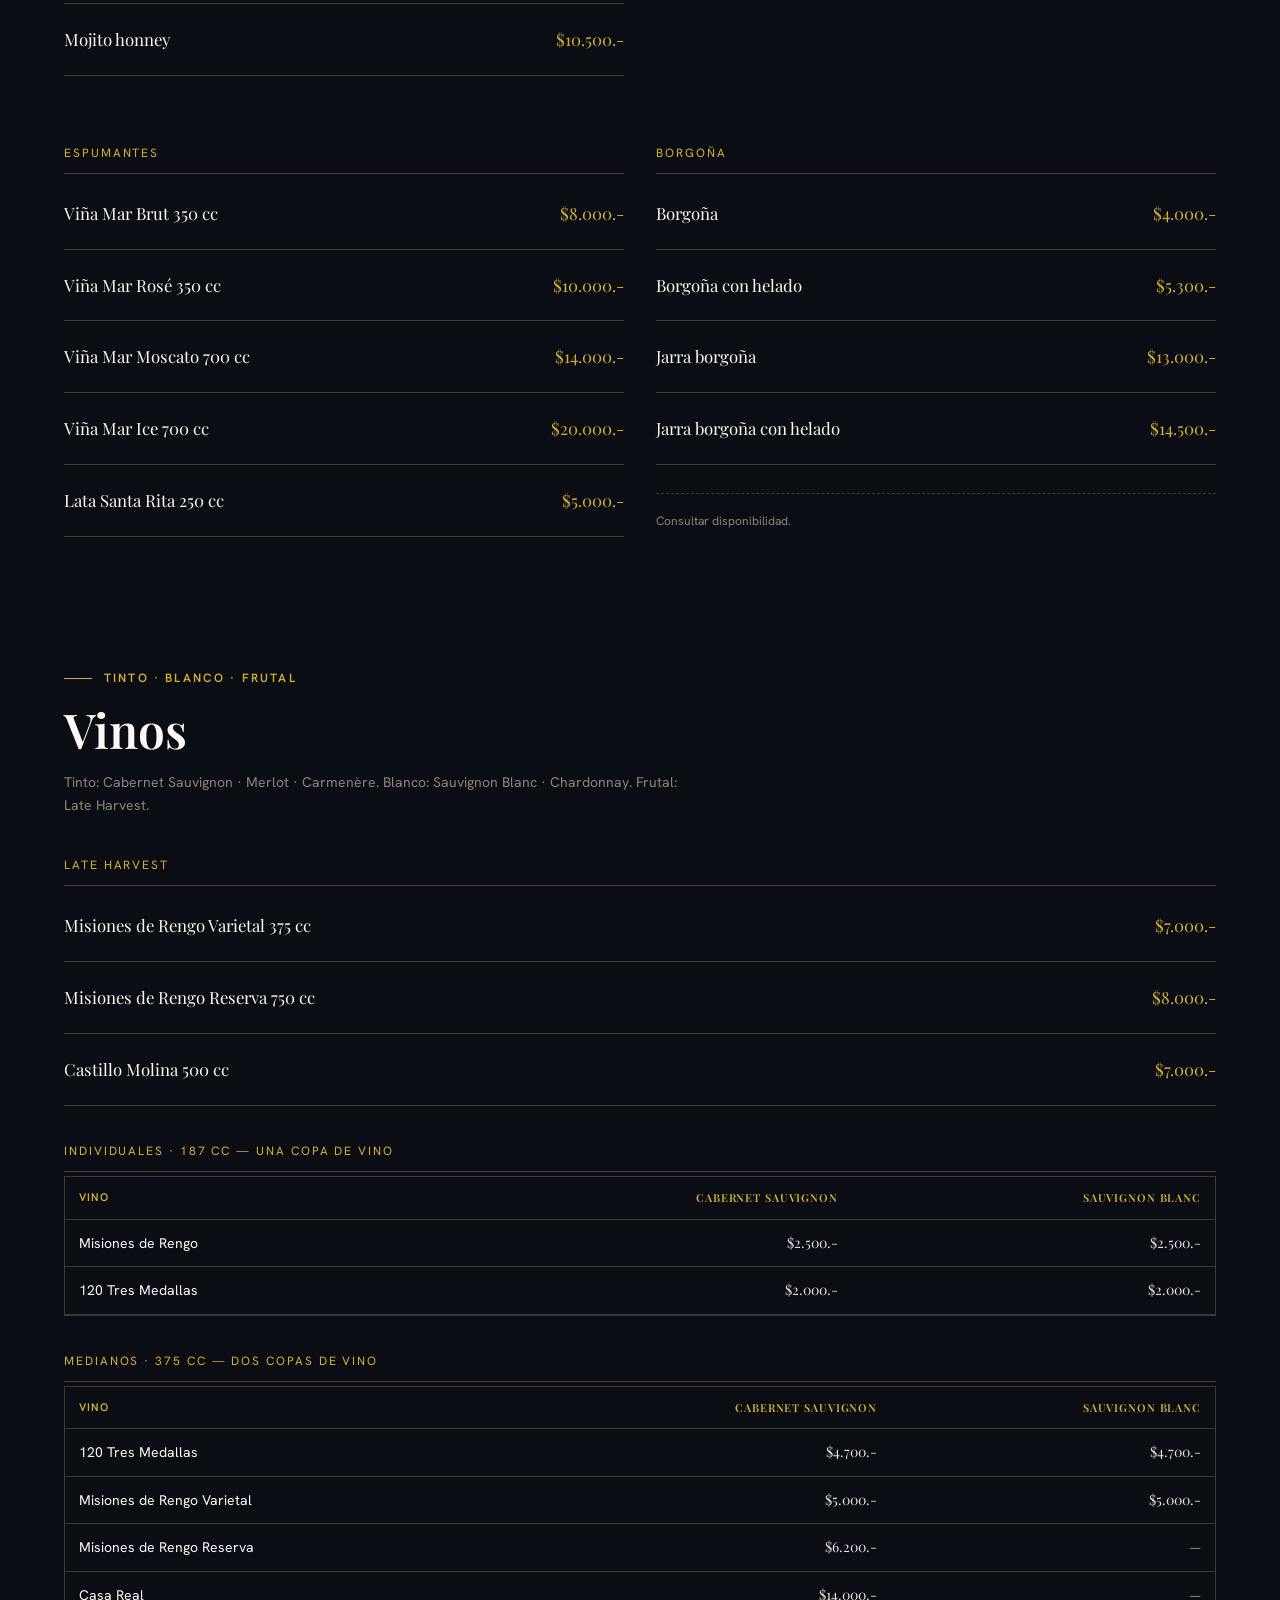
<file: carta/index.html>
<!DOCTYPE html>
<html lang="es">
<head>
<meta charset="UTF-8">
<meta name="viewport" content="width=device-width, initial-scale=1.0">
<title>Carta Completa | Restaurant Davo — Laraquete</title>
<meta name="description" content="Carta oficial de Restaurant Davo: especialidades, empanadas, carnes, pescados, platos fríos y calientes, ensaladas, postres, bar, cervezas, vinos y destilados en Laraquete.">
<link rel="canonical" href="https://www.restaurantdavo.cl/carta/">
<meta name="theme-color" content="#0A0E14">
<link rel="icon" type="image/svg+xml" href="../favicon.svg">
<link rel="apple-touch-icon" href="../favicon.svg">

<meta property="og:type" content="website">
<meta property="og:site_name" content="Restaurant Davo">
<meta property="og:title" content="Carta Completa | Restaurant Davo — Laraquete">
<meta property="og:description" content="Carta oficial de Restaurant Davo: especialidades, empanadas, carnes, pescados, platos fríos y calientes, ensaladas, postres, bar, cervezas, vinos y destilados en Laraquete.">
<meta property="og:url" content="https://www.restaurantdavo.cl/carta/">
<meta property="og:image" content="https://www.restaurantdavo.cl/assets/img/og-cover.png">
<meta property="og:locale" content="es_CL">

<meta name="twitter:card" content="summary_large_image">
<meta name="twitter:title" content="Carta Completa | Restaurant Davo — Laraquete">
<meta name="twitter:description" content="Carta oficial de Restaurant Davo: especialidades, empanadas, carnes, pescados, platos fríos y calientes, ensaladas, postres, bar, cervezas, vinos y destilados en Laraquete.">
<meta name="twitter:image" content="https://www.restaurantdavo.cl/assets/img/og-cover.png">

<link rel="preconnect" href="https://fonts.googleapis.com">
<link rel="preconnect" href="https://fonts.gstatic.com" crossorigin>
<link href="https://fonts.googleapis.com/css2?family=Playfair+Display:wght@500;600;700&family=Hanken+Grotesk:wght@300;400;500;600;700&display=swap" rel="stylesheet">
<link rel="stylesheet" href="../assets/css/style.css">

</head>
<body>
<a class="skip-link" href="#main">Saltar al contenido</a>
<header class="site-header" id="siteHeader">
<div class="container nav-row">
<a href="../" class="brand">Davo<span>Restaurant · Laraquete</span></a>
<nav class="nav-links" aria-label="Navegación principal">
<a href="../">Inicio</a>
<a href="../carta/" aria-current="page">Carta</a>
<a href="../terraza/">Terraza & Bar</a>
</nav>
<div class="nav-actions">
<a class="btn btn-primary nav-cta" href="https://wa.me/56973603573?text=Hola%20Restaurant%20Davo%2C%20quisiera%20reservar%20una%20mesa" target="_blank" rel="noopener">Reservar mesa</a>
<button class="nav-toggle" aria-label="Abrir menú" aria-expanded="false" aria-controls="mobileMenu">
<svg width="20" height="14" viewBox="0 0 20 14" fill="none" xmlns="http://www.w3.org/2000/svg" aria-hidden="true"><path d="M0 1H20M0 7H20M0 13H20" stroke="currentColor" stroke-width="1.4"/></svg>
</button>
</div>
</div>
</header>
<div class="mobile-menu" id="mobileMenu">
<a href="../">Inicio</a>
<a href="../carta/" aria-current="page">Carta</a>
<a href="../nosotros/">Nosotros</a>
<a href="../terraza/">Terraza & Bar</a>
<a href="../ubicacion/">Ubicación</a>
<a href="../contacto/">Contacto</a>
<a class="btn btn-primary" href="https://wa.me/56973603573?text=Hola%20Restaurant%20Davo%2C%20quisiera%20reservar%20una%20mesa" target="_blank" rel="noopener">Reservar mesa por WhatsApp</a>
<div class="mobile-menu__foot">
<span>+56 9 7360 3573</span>
<span>Ruta 160, Laraquete, Región del Biobío, Chile</span>
<span>Lunes a domingo, desde el mediodía</span>
</div>
</div>
<main id="main">
<div class="page-hero section-line-bottom">
<div class="container">
<span class="eyebrow center">La carta completa</span>
<h1>Nuestra carta</h1>
<p class="lede" style="max-width:640px;margin:18px auto 0;">Cocina a fuego lento, sabrosa y hogareña. Cada plato está preparado con dedicación, cuidado y amor, con productos que en su mayoría provienen del mar.</p>
</div>
</div>
<nav class="menu-nav" aria-label="Categorías de la carta"><div class="menu-nav__row"><a href="#especialidades">Especialidades de la Casa</a><a href="#empanadas">Empanadas Fritas</a><a href="#bebidas">Bebidas y Cafetería</a><a href="#carnes">Carnes</a><a href="#pescados">Pescados</a><a href="#menu-ninos">Menú Niños</a><a href="#platos-frios">Platos Fríos</a><a href="#platos-calientes">Platos Calientes y Salsas</a><a href="#tablas">Tablas para Compartir</a><a href="#ensaladas">Ensaladas</a><a href="#postres">Postres</a><a href="#para-compartir">Para Compartir</a><a href="#bajativos">Bajativos</a><a href="#cervezas">Cervezas y Schop</a><a href="#bar">Bar y Cócteles</a><a href="#vinos">Vinos</a><a href="#destilados">Destilados</a></div></nav>
<div id="especialidades" class="menu-category">
<div class="container">
<div class="menu-category__head reveal">
<span class="eyebrow">Lo esencial de Davo</span>
<h2>Especialidades de la Casa</h2>

</div>
<ul class="menu-list">
<li class="menu-item">
<div><span class="menu-item__name">Pollo Jaibón</span><p class="menu-item__desc">Suprema de pollo a la plancha bañada en salsa cremosa de jaiba con un toque de mostaza, acompañado de papas fritas.</p></div>
<div class="menu-item__price">$15.000.-</div>
</li>
<li class="menu-item">
<div><span class="menu-item__name">Reineta Reina</span><p class="menu-item__desc">Filete de reineta preparado en doble cocción: primero a la plancha y luego llevado al horno en paila de fierro, con gratín a elección de queso macha, queso carapacho o queso camarón. Acompañado de papas fritas.</p></div>
<div class="menu-item__price">$16.000.-</div>
</li>
<li class="menu-item">
<div><span class="menu-item__name">Curanto</span><span class="menu-item__tag">Especial domingo</span><p class="menu-item__desc">Especial domingo. Receta local infalible: un equilibrio perfecto entre carnes y mariscos de nuestro golfo.</p></div>
<div class="menu-item__price">$18.000.-</div>
</li>
<li class="menu-item">
<div><span class="menu-item__name">Salmón Cancato</span><p class="menu-item__desc">Filete de salmón en doble cocción: primero a la plancha y luego envuelto en papel aluminio con cebolla caramelizada, trozos de longaniza, tomate, queso, orégano y un toque de vino blanco, terminando su cocción al horno. Acompañado de papas doradas al perejil.</p></div>
<div class="menu-item__price">$17.000.-</div>
</li>
</ul>
<p class="availability-note">Los productos del mar están sujetos a disponibilidad según temporada, clima y abastecimiento de caletas locales.</p>
</div>
</div><div id="empanadas" class="menu-category">
<div class="container">
<div class="menu-category__head reveal">
<span class="eyebrow">Para comenzar</span>
<h2>Empanadas Fritas</h2>
<p class="menu-category__note">Disfruta de una delgada y crujiente masa.</p>
</div>
<ul class="menu-list">
<li class="menu-item">
<div><span class="menu-item__name">Pino de carne</span></div>
<div class="menu-item__price">$2.500.-</div>
</li>
<li class="menu-item">
<div><span class="menu-item__name">Pino de marisco</span></div>
<div class="menu-item__price">$2.000.-</div>
</li>
<li class="menu-item">
<div><span class="menu-item__name">Macha queso</span></div>
<div class="menu-item__price">$2.500.-</div>
</li>
<li class="menu-item">
<div><span class="menu-item__name">Carapacho queso</span></div>
<div class="menu-item__price">$2.500.-</div>
</li>
<li class="menu-item">
<div><span class="menu-item__name">Camarón queso</span></div>
<div class="menu-item__price">$2.500.-</div>
</li>
<li class="menu-item">
<div><span class="menu-item__name">Queso</span></div>
<div class="menu-item__price">$2.000.-</div>
</li>
</ul>
</div>
</div><div id="bebidas" class="menu-category">
<div class="container">
<div class="menu-category__head reveal">
<span class="eyebrow">Sin alcohol</span>
<h2>Bebidas y Cafetería</h2>

</div>
<ul class="menu-list">
<li class="menu-item">
<div><span class="menu-item__name">Jugo natural</span><p class="menu-item__desc">Piña, frutilla, mango o frambuesa.</p></div>
<div class="menu-item__price">$3.800.-</div>
</li>
<li class="menu-item">
<div><span class="menu-item__name">Limonada</span></div>
<div class="menu-item__price">$4.000.-</div>
</li>
<li class="menu-item">
<div><span class="menu-item__name">Limonada sabores</span><p class="menu-item__desc">Menta, albahaca o jengibre.</p></div>
<div class="menu-item__price">$5.000.-</div>
</li>
<li class="menu-item">
<div><span class="menu-item__name">Bebida gaseosa</span></div>
<div class="menu-item__price">$2.500.-</div>
</li>
<li class="menu-item">
<div><span class="menu-item__name">Agua mineral</span></div>
<div class="menu-item__price">$2.000.-</div>
</li>
<li class="menu-item">
<div><span class="menu-item__name">Café tradicional</span></div>
<div class="menu-item__price">$2.500.-</div>
</li>
<li class="menu-item">
<div><span class="menu-item__name">Té</span></div>
<div class="menu-item__price">$2.000.-</div>
</li>
<li class="menu-item">
<div><span class="menu-item__name">Infusión de hierbas</span></div>
<div class="menu-item__price">$2.000.-</div>
</li>
<li class="menu-item">
<div><span class="menu-item__name">Red Bull</span><p class="menu-item__desc">Formato lata, 350 ml.</p></div>
<div class="menu-item__price">$3.500.-</div>
</li>
</ul>
</div>
</div><div id="carnes" class="menu-category">
<div class="container">
<div class="menu-category__head reveal">
<span class="eyebrow">A la plancha</span>
<h2>Carnes</h2>
<p class="menu-category__note">Preparaciones a la plancha, en el punto de cocción que desees: a punto (centro rojo, jugosa), 3/4 (centro rosado, bordes cocidos) o cocida (centro café, seca). Acompañadas por una guarnición clásica a elección, incluida en el valor. Cada guarnición extra tiene un valor de $3.500.-</p>
</div>
<ul class="menu-list">
<li class="menu-item">
<div><span class="menu-item__name">Filete de res</span></div>
<div class="menu-item__price">$15.000.-</div>
</li>
<li class="menu-item">
<div><span class="menu-item__name">Lomo liso de res</span></div>
<div class="menu-item__price">$14.000.-</div>
</li>
<li class="menu-item">
<div><span class="menu-item__name">Suprema de pollo</span></div>
<div class="menu-item__price">$9.500.-</div>
</li>
<li class="menu-item">
<div><span class="menu-item__name">Medio lomo liso (125 g)</span></div>
<div class="menu-item__price">$8.500.-</div>
</li>
</ul>
<div class="divider"><span class="divider__mark"><svg class="" width="28" height="28" viewBox="0 0 28 28" fill="none" xmlns="http://www.w3.org/2000/svg" aria-hidden="true">
<rect x="12.5" y="2" width="3" height="24" fill="#D4AF37"/>
<rect x="2" y="12.5" width="24" height="3" fill="#D4AF37"/>
</svg></span></div>
<p class="eyebrow" style="margin-bottom:14px;">Guarniciones clásicas a elección</p>
<div class="size-row"><span class="size-chip">Arroz</span><span class="size-chip">A lo pobre</span><span class="size-chip">Puré cremoso</span><span class="size-chip">Puré al merkén</span><span class="size-chip">Papas fritas</span><span class="size-chip">Papas doradas al perejil</span><span class="size-chip">Papas bravas</span><span class="size-chip">Ensalada (surtida o chilena)</span><span class="size-chip">Verduras salteadas</span><span class="size-chip">Papas mayo</span></div>
<p class="availability-note">Encuentra bebestibles en Bar y Vinos, más abajo en esta misma página.</p>
</div>
</div><div id="pescados" class="menu-category">
<div class="container">
<div class="menu-category__head reveal">
<span class="eyebrow">Del golfo de Arauco</span>
<h2>Pescados</h2>
<p class="menu-category__note">Preparados como tú desees, fritos o a la plancha. Acompañados por una guarnición clásica a elección, incluida en el valor. Puedes cambiar por salmón (+$3.000.-) o merluza austral (+$2.500.-). Acompaña con unas gotitas de limón.</p>
</div>
<ul class="menu-list">
<li class="menu-item">
<div><span class="menu-item__name">Salmón</span></div>
<div class="menu-item__price">$13.500.-</div>
</li>
<li class="menu-item">
<div><span class="menu-item__name">Lenguado</span></div>
<div class="menu-item__price">$10.000.-</div>
</li>
<li class="menu-item">
<div><span class="menu-item__name">Congrio</span></div>
<div class="menu-item__price">$13.500.-</div>
</li>
<li class="menu-item">
<div><span class="menu-item__name">Corvina</span></div>
<div class="menu-item__price">$10.000.-</div>
</li>
<li class="menu-item">
<div><span class="menu-item__name">Merluza austral</span></div>
<div class="menu-item__price">$11.500.-</div>
</li>
<li class="menu-item">
<div><span class="menu-item__name">Reineta</span></div>
<div class="menu-item__price">$10.000.-</div>
</li>
<li class="menu-item">
<div><span class="menu-item__name">Pescada de la zona</span><span class="menu-item__tag">Consultar disponibilidad</span></div>
<div class="menu-item__price">$8.500.-</div>
</li>
</ul>
</div>
</div><div id="menu-ninos" class="menu-category">
<div class="container">
<div class="menu-category__head reveal">
<span class="eyebrow">Para los más pequeños</span>
<h2>Menú Niños</h2>

</div>
<ul class="menu-list">
<li class="menu-item">
<div><span class="menu-item__name">Pollo a la plancha con papas fritas y huevo frito</span><p class="menu-item__desc">No necesita mayor descripción.</p></div>
<div class="menu-item__price">$8.000.-</div>
</li>
<li class="menu-item">
<div><span class="menu-item__name">Churrasco con puré</span><p class="menu-item__desc">Finos cortes de lomo a la plancha acompañado de puré cremoso.</p></div>
<div class="menu-item__price">$7.000.-</div>
</li>
<li class="menu-item">
<div><span class="menu-item__name">Salchipapa</span><p class="menu-item__desc">Puedes agregar queso sin costo adicional.</p></div>
<div class="menu-item__price">$6.000.-</div>
</li>
</ul>
</div>
</div><div id="platos-frios" class="menu-category">
<div class="container">
<div class="menu-category__head reveal">
<span class="eyebrow">Frescura del golfo</span>
<h2>Platos Fríos</h2>

</div>
<ul class="menu-list">
<li class="menu-item">
<div><span class="menu-item__name">Ceviche de pescado</span><p class="menu-item__desc">Cubos de salmón y reineta, marinados en jugo de limón, cebolla morada, cilantro y una trilogía de pimentón. Servido sobre lechugas, acompañado de palta.</p></div>
<div class="menu-item__price">$9.500.-</div>
</li>
<li class="menu-item">
<div><span class="menu-item__name">Ceviche marinero</span><p class="menu-item__desc">Misma base de nuestro ceviche de pescado, además de camarones salteados, machas y choritos.</p></div>
<div class="menu-item__price">$9.900.-</div>
</li>
<li class="menu-item">
<div><span class="menu-item__name">Carapacho frío</span><p class="menu-item__desc">Carne de jaiba aderezada con jugo de limón y cilantro. Acompañada de salsa verde, mayonesa y palta.</p></div>
<div class="menu-item__price">$10.500.-</div>
</li>
<li class="menu-item">
<div><span class="menu-item__name">Mariscal frío</span><p class="menu-item__desc">Preparación típica de nuestros mejores mariscos cocidos, aderezados con jugo de limón. Acompañado de salsa verde.</p></div>
<div class="menu-item__price">$8.500.-</div>
</li>
<li class="menu-item">
<div><span class="menu-item__name">Colas de camarón</span><p class="menu-item__desc">Colas de camarón salteadas al wok, servidas frías con salsa verde y mayonesa. Para amantes del camarón.</p></div>
<div class="menu-item__price">$11.000.-</div>
</li>
<li class="menu-item">
<div><span class="menu-item__name">Colas de camarón y machas con salsa verde</span><p class="menu-item__desc">Puro placer: base de navajuelas y camarones, un mix de lujos.</p></div>
<div class="menu-item__price">$10.500.-</div>
</li>
<li class="menu-item">
<div><span class="menu-item__name">Machas salsa verde</span><p class="menu-item__desc">Navajuelas del Golfo de Arauco aderezadas y acompañadas de salsa verde y mayonesa.</p></div>
<div class="menu-item__price">$8.500.-</div>
</li>
<li class="menu-item">
<div><span class="menu-item__name">De locura</span><p class="menu-item__desc">Porción de locos, además de carne de jaiba y papas fritas. ¡Una verdadera locura!</p></div>
<div class="menu-item__price">$24.000.-</div>
</li>
<li class="menu-item">
<div><span class="menu-item__name">Jardín de Liliana</span><span class="menu-item__tag">Para compartir</span><p class="menu-item__desc">Selección de todos nuestros mariscos cocidos, aderezados en jugo de limón y cilantro. Acompañado de ceviche de pescado y papas fritas. Ideal para compartir.</p></div>
<div class="menu-item__price">$32.500.-</div>
</li>
<li class="menu-item">
<div><span class="menu-item__name">Medio jardín</span><p class="menu-item__desc">Misma base que nuestro Jardín de Liliana, en una versión más pequeña.</p></div>
<div class="menu-item__price">$18.000.-</div>
</li>
</ul>
<p class="availability-note">Ideales para acompañar con vino (ver Vinos, en Terraza &amp; Bar).</p>
</div>
</div><div id="platos-calientes" class="menu-category">
<div class="container">
<div class="menu-category__head reveal">
<span class="eyebrow">Servidos en paila de greda</span>
<h2>Platos Calientes</h2>
<p class="menu-category__note">Puedes agregar huevo al mariscal, caldillo o paila marina sin costo adicional.</p>
</div>
<ul class="menu-list">
<li class="menu-item">
<div><span class="menu-item__name">Carapacho caliente</span><p class="menu-item__desc">A nuestra receta de carapacho caliente le agregamos camarones ecuatorianos salteados. ¡Una verdadera maravilla!</p></div>
<div class="menu-item__price">$12.500.-</div>
</li>
<li class="menu-item">
<div><span class="menu-item__name">Pastel la Tentadora</span><p class="menu-item__desc">Exquisito pastel de jaibas servido en paila de greda, con queso gratinado en horno. Receta infalible.</p></div>
<div class="menu-item__price">$14.000.-</div>
</li>
<li class="menu-item">
<div><span class="menu-item__name">Machas parmesana</span><p class="menu-item__desc">Deliciosa fusión de navajuelas del Golfo de Arauco, con exquisito queso gratinado al horno.</p></div>
<div class="menu-item__price">$11.500.-</div>
</li>
<li class="menu-item">
<div><span class="menu-item__name">Camarones al pilpil</span><p class="menu-item__desc">Camarones salteados al wok con aceite de oliva, ajo entero y ají rojo seco, con un toque de vino blanco, suavizado con crema. Servido bien caliente en paila de greda.</p></div>
<div class="menu-item__price">$11.000.-</div>
</li>
<li class="menu-item">
<div><span class="menu-item__name">Mariscal caliente</span><p class="menu-item__desc">Tradicional caldo de mariscos de la zona, servido bien caliente con un toque de vino blanco y cilantro. Ideal para el frío.</p></div>
<div class="menu-item__price">$9.500.-</div>
</li>
<li class="menu-item">
<div><span class="menu-item__name">Paila marina</span><p class="menu-item__desc">Misma base de nuestro exquisito mariscal, acompañado de filete de merluza chilena y pequeños trozos de longaniza.</p></div>
<div class="menu-item__price">$10.000.-</div>
</li>
<li class="menu-item">
<div><span class="menu-item__name">Caldillo marinero</span><p class="menu-item__desc">Potente caldillo de merluza chilena, acompañado de mariscos de la zona. Servido bien caliente en paila de greda.</p></div>
<div class="menu-item__price">$10.000.-</div>
</li>
<li class="menu-item">
<div><span class="menu-item__name">Caldillo de congrio "Don Manolo"</span><p class="menu-item__desc">Exquisita receta familiar con trozos de congrio, mix de sofrito, papas en cubos y nuestro secreto culinario. Un clásico de nuestra cocina.</p></div>
<div class="menu-item__price">$12.500.-</div>
</li>
</ul>
<div class="divider"><span class="divider__mark"><svg class="" width="28" height="28" viewBox="0 0 28 28" fill="none" xmlns="http://www.w3.org/2000/svg" aria-hidden="true">
<rect x="12.5" y="2" width="3" height="24" fill="#D4AF37"/>
<rect x="2" y="12.5" width="24" height="3" fill="#D4AF37"/>
</svg></span></div>
<div class="menu-subgroup">
<p class="menu-subgroup__title">Salsas para acompañar tu plato principal</p>
<ul class="menu-list">
<li class="menu-item">
<div><span class="menu-item__name">Margarita</span><p class="menu-item__desc">Salsa madre acompañada de machas, camarones salteados y choritos del golfo, con un toque de perejil.</p></div>
<div class="menu-item__price">$4.000.-</div>
</li>
<li class="menu-item">
<div><span class="menu-item__name">Camarones</span><p class="menu-item__desc">Salsa madre acompañada de camarones salteados y una pizca de merkén.</p></div>
<div class="menu-item__price">$4.500.-</div>
</li>
<li class="menu-item">
<div><span class="menu-item__name">Jaiba</span><p class="menu-item__desc">Salsa madre acompañada de cremoso de jaibas y un toque de mostaza.</p></div>
<div class="menu-item__price">$4.500.-</div>
</li>
<li class="menu-item">
<div><span class="menu-item__name">Champiñones</span><p class="menu-item__desc">Salsa madre acompañada de champiñones salteados.</p></div>
<div class="menu-item__price">$3.500.-</div>
</li>
</ul>
</div>
</div>
</div><div id="tablas" class="menu-category">
<div class="container">
<div class="menu-category__head reveal">
<span class="eyebrow">Especial reserva</span>
<h2>Tablas para Compartir</h2>
<p class="menu-category__note">Especial reserva: previa reserva mínima de un día, donde se debe abonar el 50% del valor.</p>
</div>
<ul class="menu-list">
<li class="menu-item">
<div><span class="menu-item__name">Tabla La Barra</span><span class="menu-item__tag">Para 3 personas</span><p class="menu-item__desc">Tabla mar y tierra con finos trozos de vacuno y pollo a la provenzal (ajo y perejil), bastones de merluza chilena frita, cubos de queso Matthei, fetas de jamón serrano, grisines, papas fritas y nuestra aclamada salsa ranch al estilo Davo.</p></div>
<div class="menu-item__price">$16.000.-</div>
</li>
<li class="menu-item">
<div><span class="menu-item__name">Parrillada</span><span class="menu-item__tag">Para 4 personas adultas</span><p class="menu-item__desc">Selección de nuestras carnes a la parrilla (lomo, costillar ahumado, trutros de pollo, chuletas de cerdo, longaniza y prietas), acompañado de papas cocidas, sopaipillas, ensalada y un Cabernet Sauvignon 700 cc.</p></div>
<div class="menu-item__price">$75.000.-</div>
</li>
<li class="menu-item">
<div><span class="menu-item__name">Tabla Pacífico</span><span class="menu-item__tag">Para 3 personas</span><p class="menu-item__desc">Un mix de mariscos y fritos: carapacho caliente y frío, camarones salteados, ceviche, machas, ostiones, pinzas de jaiba, brochetas de camarón apanado, aros de calamar fritos, papas fritas, empanadas mixtas y un imperdible de nuestro restaurant.</p></div>
<div class="menu-item__price">$36.000.-</div>
</li>
</ul>
</div>
</div><div id="ensaladas" class="menu-category">
<div class="container">
<div class="menu-category__head reveal">
<span class="eyebrow">Chica · mediana · grande</span>
<h2>Ensaladas</h2>
<p class="menu-category__note">Para darle un toque de frescura a tu plato principal.</p>
</div>
<div class="table-scroll">
<table class="price-table">
<thead><tr><th>Ensalada</th><th class="num">Chica</th><th class="num">Mediana</th><th class="num">Grande</th></tr></thead>
<tbody>
<tr><td>Palta lechuga palmito</td><td class='num'>$3.000.-</td><td class='num'>$4.500.-</td><td class='num'>$6.500.-</td></tr>
<tr><td>Palta tomate palmito</td><td class='num'>$2.800.-</td><td class='num'>$4.100.-</td><td class='num'>$6.300.-</td></tr>
<tr><td>Chilena</td><td class='num'>$2.200.-</td><td class='num'>$3.700.-</td><td class='num'>$5.600.-</td></tr>
<tr><td>Surtida <span style='color:var(--ink-faint);font-size:12px;'>(Según disponibilidad)</span></td><td class='num'>$2.600.-</td><td class='num'>$3.900.-</td><td class='num'>$5.900.-</td></tr>
</tbody>
</table>
</div>
</div>
</div><div id="postres" class="menu-category">
<div class="container">
<div class="menu-category__head reveal">
<span class="eyebrow">¿Se te antoja algo dulce?</span>
<h2>Postres</h2>

</div>
<ul class="menu-list">
<li class="menu-item">
<div><span class="menu-item__name">Papayas</span><p class="menu-item__desc">Papayas en almíbar con crema chantilly.</p></div>
<div class="menu-item__price">$7.000.-</div>
</li>
<li class="menu-item">
<div><span class="menu-item__name">Castañas</span><p class="menu-item__desc">Castañas en almíbar con crema chantilly.</p></div>
<div class="menu-item__price">$7.000.-</div>
</li>
<li class="menu-item">
<div><span class="menu-item__name">Copa helado</span><p class="menu-item__desc">Base de macedonia, acompañado con helado y crema chantilly (1 ó 2 sabores).</p></div>
<div class="menu-item__price">$6.000.-</div>
</li>
<li class="menu-item">
<div><span class="menu-item__name">Copa Davo</span><p class="menu-item__desc">Base de helado, con crema chantilly y chips de colores (1 ó 2 sabores).</p></div>
<div class="menu-item__price">$6.500.-</div>
</li>
</ul>
</div>
</div><div id="para-compartir" class="menu-category">
<div class="container">
<div class="menu-category__head reveal">
<span class="eyebrow">Papas fritas con estilo</span>
<h2>Para Compartir</h2>
<p class="menu-category__note">Para los amantes de las papas fritas: 700 gramos de papas fritas acompañadas con tu salsa favorita.</p>
</div>
<ul class="menu-list">
<li class="menu-item">
<div><span class="menu-item__name">Papitas pollo</span><p class="menu-item__desc">Base de papas fritas acompañadas de cortes de pollo salteados con champiñón, cebollín y crema. Para chuparse los dedos.</p></div>
<div class="menu-item__price">$16.000.-</div>
</li>
<li class="menu-item">
<div><span class="menu-item__name">Papitas carne</span><p class="menu-item__desc">Ricas papas fritas acompañadas con finos cortes de lomo, salteados con cebolla caramelizada y ciboulette.</p></div>
<div class="menu-item__price">$17.000.-</div>
</li>
<li class="menu-item">
<div><span class="menu-item__name">Papitas carapacho (carne de jaiba)</span><p class="menu-item__desc">Crujientes papas fritas acompañadas de salsa cremosa de carapacho.</p></div>
<div class="menu-item__price">$18.000.-</div>
</li>
<li class="menu-item">
<div><span class="menu-item__name">Papitas camarón</span><p class="menu-item__desc">La misma base, esta vez acompañadas por camarones ecuatorianos salteados en salsa blanca.</p></div>
<div class="menu-item__price">$18.000.-</div>
</li>
</ul>
</div>
</div><div id="bajativos" class="menu-category">
<div class="container">
<div class="menu-category__head reveal">
<span class="eyebrow">Para cerrar la comida</span>
<h2>Bajativos</h2>
<p class="menu-category__note">Disponibles desde las 17 horas, de lunes a viernes.</p>
</div>
<ul class="menu-list">
<li class="menu-item"><span class="menu-item__name">Amaretto</span><div class="menu-item__price">$3.000.-</div></li>
<li class="menu-item"><span class="menu-item__name">Café</span><div class="menu-item__price">$3.000.-</div></li>
<li class="menu-item"><span class="menu-item__name">Cacao</span><div class="menu-item__price">$3.000.-</div></li>
<li class="menu-item"><span class="menu-item__name">Cherry</span><div class="menu-item__price">$3.000.-</div></li>
<li class="menu-item"><span class="menu-item__name">Cassis</span><div class="menu-item__price">$3.500.-</div></li>
<li class="menu-item"><span class="menu-item__name">Bitter Araucano</span><div class="menu-item__price">$4.500.-</div></li>
<li class="menu-item"><span class="menu-item__name">Jägermeister</span><div class="menu-item__price">$5.000.-</div></li>
</ul>
</div>
</div><div id="cervezas" class="menu-category">
<div class="container">
<div class="menu-category__head reveal">
<span class="eyebrow">Con y sin alcohol · +18 años</span>
<h2>Cervezas y Schop</h2>

</div>
<div class="grid grid-2">
<div class="menu-subgroup">
<p class="menu-subgroup__title">Cervezas</p>
<ul class="menu-list">
<li class="menu-item"><span class="menu-item__name">Kunstmann Gran Torobayo</span><div class="menu-item__price">$6.000.-</div></li>
<li class="menu-item"><span class="menu-item__name">Kunstmann Torobayo</span><div class="menu-item__price">$4.000.-</div></li>
<li class="menu-item"><span class="menu-item__name">Budweiser</span><div class="menu-item__price">$3.300.-</div></li>
<li class="menu-item"><span class="menu-item__name">Corona</span><div class="menu-item__price">$3.300.-</div></li>
<li class="menu-item"><span class="menu-item__name">Cerveza Laraquete</span><div class="menu-item__price">$3.800.-</div></li>
<li class="menu-item"><span class="menu-item__name">Heineken / Royal / Corona</span><div class="menu-item__price">$3.500.-</div></li>
<li class="menu-item"><span class="menu-item__name">Kunstmann</span><div class="menu-item__price">$4.000.-</div></li>
<li class="menu-item"><span class="menu-item__name">Austral Lager</span><div class="menu-item__price">$3.800.-</div></li>
<li class="menu-item"><span class="menu-item__name">Austral Calafate</span><div class="menu-item__price">$4.000.-</div></li>
<li class="menu-item"><span class="menu-item__name">Dolbek Maqui</span><div class="menu-item__price">$4.500.-</div></li>
<li class="menu-item"><span class="menu-item__name">Stella Artois</span><div class="menu-item__price">$3.700.-</div></li>
<li class="menu-item"><span class="menu-item__name">Royal</span><div class="menu-item__price">$3.500.-</div></li>
<li class="menu-item"><span class="menu-item__name">Heineken</span><div class="menu-item__price">$3.500.-</div></li>
</ul>
</div>
<div class="menu-subgroup">
<p class="menu-subgroup__title">Schop</p>
<ul class="menu-list">
<li class="menu-item"><span class="menu-item__name">Cerveza Laraquete</span><div class="menu-item__price">$5.500.-</div></li>
<li class="menu-item"><span class="menu-item__name">Kunstmann Torobayo</span><div class="menu-item__price">$5.500.-</div></li>
<li class="menu-item"><span class="menu-item__name">Kunstmann Valdivia</span><div class="menu-item__price">$5.500.-</div></li>
<li class="menu-item"><span class="menu-item__name">Austral Calafate</span><div class="menu-item__price">$5.500.-</div></li>
</ul>
</div>
</div>
</div>
</div><div id="bar" class="menu-category">
<div class="container">
<div class="menu-category__head reveal">
<span class="eyebrow">Sour · cóctel · mojito · espumante · borgoña · +18 años</span>
<h2>Bar</h2>

</div>
<div class="grid grid-2">
<div class="menu-subgroup">
<p class="menu-subgroup__title">Micheladas</p>
<ul class="menu-list">
<li class="menu-item"><span class="menu-item__name">Base michelada</span><div class="menu-item__price">$1.500.-</div></li>
<li class="menu-item"><span class="menu-item__name">Base michelada schop</span><div class="menu-item__price">$2.000.-</div></li>
</ul>
</div>
<div class="menu-subgroup">
<p class="menu-subgroup__title">Sours</p>
<ul class="menu-list">
<li class="menu-item"><span class="menu-item__name">Pisco sour</span><div class="menu-item__price">$4.000.-</div></li>
<li class="menu-item"><span class="menu-item__name">Pisco sour catedral</span><div class="menu-item__price">$8.000.-</div></li>
<li class="menu-item"><span class="menu-item__name">Pisco sour sabores</span><div class="menu-item__price">$4.500.-</div></li>
<li class="menu-item"><span class="menu-item__name">Amaretto sour</span><div class="menu-item__price">$3.500.-</div></li>
<li class="menu-item"><span class="menu-item__name">Whisky sour</span><div class="menu-item__price">$4.000.-</div></li>
</ul>
</div>
<div class="menu-subgroup">
<p class="menu-subgroup__title">Mojitos</p>
<ul class="menu-list">
<li class="menu-item"><span class="menu-item__name">Mojito espumante</span><div class="menu-item__price">$7.000.-</div></li>
<li class="menu-item"><span class="menu-item__name">Mojito Jäger</span><div class="menu-item__price">$7.500.-</div></li>
<li class="menu-item"><span class="menu-item__name">Mojito Jack</span><div class="menu-item__price">$8.000.-</div></li>
<li class="menu-item"><span class="menu-item__name">Mojito cubano</span><div class="menu-item__price">$5.000.-</div></li>
<li class="menu-item"><span class="menu-item__name">Mojito sabores</span><div class="menu-item__price">$6.000.-</div></li>
<li class="menu-item"><span class="menu-item__name">Mojito blue (curaçao)</span><div class="menu-item__price">$6.500.-</div></li>
<li class="menu-item"><span class="menu-item__name">Mojito Ramazzotti</span><div class="menu-item__price">$7.000.-</div></li>
<li class="menu-item"><span class="menu-item__name">Mojito Aperol</span><div class="menu-item__price">$6.500.-</div></li>
<li class="menu-item"><span class="menu-item__name">Mojito sin alcohol</span><div class="menu-item__price">$4.500.-</div></li>
<li class="menu-item"><span class="menu-item__name">Mojito honney</span><div class="menu-item__price">$10.500.-</div></li>
</ul>
</div>
<div class="menu-subgroup">
<p class="menu-subgroup__title">Cócteles</p>
<ul class="menu-list">
<li class="menu-item"><span class="menu-item__name">Tropical gin</span><div class="menu-item__price">$6.500.-</div></li>
<li class="menu-item"><span class="menu-item__name">Ramazzotti</span><div class="menu-item__price">$6.000.-</div></li>
<li class="menu-item"><span class="menu-item__name">Aperol</span><div class="menu-item__price">$6.000.-</div></li>
<li class="menu-item"><span class="menu-item__name">Clavo oxidado</span><div class="menu-item__price">$6.000.-</div></li>
<li class="menu-item"><span class="menu-item__name">Clavo oxidado Jack</span><div class="menu-item__price">$7.500.-</div></li>
<li class="menu-item"><span class="menu-item__name">Vaina</span><div class="menu-item__price">$3.500.-</div></li>
<li class="menu-item"><span class="menu-item__name">Tequila margarita</span><div class="menu-item__price">$5.000.-</div></li>
</ul>
</div>
<div class="menu-subgroup">
<p class="menu-subgroup__title">Espumantes</p>
<ul class="menu-list">
<li class="menu-item"><span class="menu-item__name">Viña Mar Brut 350 cc</span><div class="menu-item__price">$8.000.-</div></li>
<li class="menu-item"><span class="menu-item__name">Viña Mar Rosé 350 cc</span><div class="menu-item__price">$10.000.-</div></li>
<li class="menu-item"><span class="menu-item__name">Viña Mar Moscato 700 cc</span><div class="menu-item__price">$14.000.-</div></li>
<li class="menu-item"><span class="menu-item__name">Viña Mar Ice 700 cc</span><div class="menu-item__price">$20.000.-</div></li>
<li class="menu-item"><span class="menu-item__name">Lata Santa Rita 250 cc</span><div class="menu-item__price">$5.000.-</div></li>
</ul>
</div>
<div class="menu-subgroup">
<p class="menu-subgroup__title">Borgoña</p>
<ul class="menu-list">
<li class="menu-item"><span class="menu-item__name">Borgoña</span><div class="menu-item__price">$4.000.-</div></li>
<li class="menu-item"><span class="menu-item__name">Borgoña con helado</span><div class="menu-item__price">$5.300.-</div></li>
<li class="menu-item"><span class="menu-item__name">Jarra borgoña</span><div class="menu-item__price">$13.000.-</div></li>
<li class="menu-item"><span class="menu-item__name">Jarra borgoña con helado</span><div class="menu-item__price">$14.500.-</div></li>
</ul>
<p class="availability-note">Consultar disponibilidad.</p>
</div>
</div>
</div>
</div><div id="vinos" class="menu-category">
<div class="container">
<div class="menu-category__head reveal">
<span class="eyebrow">Tinto · blanco · frutal</span>
<h2>Vinos</h2>
<p class="menu-category__note">Tinto: Cabernet Sauvignon · Merlot · Carmenère. Blanco: Sauvignon Blanc · Chardonnay. Frutal: Late Harvest.</p>
</div>
<div class="menu-subgroup">
<p class="menu-subgroup__title">Late Harvest</p>
<ul class="menu-list">
<li class="menu-item"><span class="menu-item__name">Misiones de Rengo Varietal 375 cc</span><div class="menu-item__price">$7.000.-</div></li>
<li class="menu-item"><span class="menu-item__name">Misiones de Rengo Reserva 750 cc</span><div class="menu-item__price">$8.000.-</div></li>
<li class="menu-item"><span class="menu-item__name">Castillo Molina 500 cc</span><div class="menu-item__price">$7.000.-</div></li>
</ul>
</div>
<div class="menu-subgroup">
<p class="menu-subgroup__title">Individuales &middot; 187 cc — una copa de vino</p>
<div class="table-scroll">
<table class="price-table">
<thead><tr><th>Vino</th><th class="num">Cabernet Sauvignon</th><th class="num">Sauvignon Blanc</th></tr></thead>
<tbody>
<tr><td>Misiones de Rengo</td><td class="num">$2.500.-</td><td class="num">$2.500.-</td></tr>
<tr><td>120 Tres Medallas</td><td class="num">$2.000.-</td><td class="num">$2.000.-</td></tr>
</tbody>
</table>
</div>
</div>
<div class="menu-subgroup">
<p class="menu-subgroup__title">Medianos &middot; 375 cc — dos copas de vino</p>
<div class="table-scroll">
<table class="price-table">
<thead><tr><th>Vino</th><th class="num">Cabernet Sauvignon</th><th class="num">Sauvignon Blanc</th></tr></thead>
<tbody>
<tr><td>120 Tres Medallas</td><td class="num">$4.700.-</td><td class="num">$4.700.-</td></tr>
<tr><td>Misiones de Rengo Varietal</td><td class="num">$5.000.-</td><td class="num">$5.000.-</td></tr>
<tr><td>Misiones de Rengo Reserva</td><td class="num">$6.200.-</td><td class="num">—</td></tr>
<tr><td>Casa Real</td><td class="num">$14.000.-</td><td class="num">—</td></tr>
</tbody>
</table>
</div>
</div>
<div class="menu-subgroup">
<p class="menu-subgroup__title">Grandes &middot; 700 cc — cuatro copas de vino</p>
<div class="table-scroll">
<table class="price-table">
<thead><tr><th>Vino</th><th class="num">Cabernet Sauvignon</th><th class="num">Merlot</th><th class="num">Carmenère</th><th class="num">Sauvignon Blanc</th><th class="num">Chardonnay</th></tr></thead>
<tbody>
<tr><td>Santa Emiliana</td><td class="num">$7.000.-</td><td class="num">$7.000.-</td><td class="num">$7.000.-</td><td class="num">$7.000.-</td><td class="num">$7.000.-</td></tr>
<tr><td>120 Tres Medallas</td><td class="num">$7.000.-</td><td class="num">$7.000.-</td><td class="num">$7.000.-</td><td class="num">$7.000.-</td><td class="num">$7.000.-</td></tr>
<tr><td>Misiones de Rengo Varietal</td><td class="num">$7.500.-</td><td class="num">$7.500.-</td><td class="num">$7.500.-</td><td class="num">$7.500.-</td><td class="num">$8.000.-</td></tr>
<tr><td>Misiones de Rengo Reserva</td><td class="num">$11.000.-</td><td class="num">$11.000.-</td><td class="num">$11.000.-</td><td class="num">—</td><td class="num">—</td></tr>
<tr><td>Misiones de Rengo Cuvée</td><td class="num">$16.000.-</td><td class="num">$16.000.-</td><td class="num">—</td><td class="num">—</td><td class="num">—</td></tr>
<tr><td>Castillo Molina</td><td class="num">$18.000.-</td><td class="num">$19.000.-</td><td class="num">$16.000.-</td><td class="num">$17.000.-</td><td class="num">$17.000.-</td></tr>
<tr><td>Casa Real</td><td class="num">$26.000.-</td><td class="num">$26.000.-</td><td class="num">$26.000.-</td><td class="num">—</td><td class="num">—</td></tr>
<tr><td>Las Encinas</td><td class="num">—</td><td class="num">—</td><td class="num">—</td><td class="num">$12.000.-</td><td class="num">—</td></tr>
</tbody>
</table>
</div>
</div>
</div>
</div><div id="destilados" class="menu-category">
<div class="container">
<div class="menu-category__head reveal">
<span class="eyebrow">Whisky · pisco · ron · vodka</span>
<h2>Destilados</h2>
<p class="menu-category__note">Incluyen gaseosa. Venta exclusiva para mayores de 18 años.</p>
</div>
<div class="grid grid-2">
<div class="menu-subgroup">
<p class="menu-subgroup__title">Pisco</p>
<ul class="menu-list">
<li class="menu-item"><span class="menu-item__name">Mistral 35</span><div class="menu-item__price">$4.000.-</div></li>
<li class="menu-item"><span class="menu-item__name">Mistral Nobel</span><div class="menu-item__price">$5.000.-</div></li>
</ul>
</div><div class="menu-subgroup">
<p class="menu-subgroup__title">Ron</p>
<ul class="menu-list">
<li class="menu-item"><span class="menu-item__name">Havana</span><div class="menu-item__price">$4.800.-</div></li>
<li class="menu-item"><span class="menu-item__name">Bacardi</span><div class="menu-item__price">$4.500.-</div></li>
</ul>
</div><div class="menu-subgroup">
<p class="menu-subgroup__title">Whisky</p>
<ul class="menu-list">
<li class="menu-item"><span class="menu-item__name">Ballantine's</span><div class="menu-item__price">$4.500.-</div></li>
<li class="menu-item"><span class="menu-item__name">Johnnie Walker Red</span><div class="menu-item__price">$5.500.-</div></li>
<li class="menu-item"><span class="menu-item__name">Jack Daniel's</span><div class="menu-item__price">$8.000.-</div></li>
</ul>
</div><div class="menu-subgroup">
<p class="menu-subgroup__title">Vodka</p>
<ul class="menu-list">
<li class="menu-item"><span class="menu-item__name">Eristoff</span><div class="menu-item__price">$4.500.-</div></li>
<li class="menu-item"><span class="menu-item__name">Stolichnaya</span><div class="menu-item__price">$5.000.-</div></li>
<li class="menu-item"><span class="menu-item__name">Absolut</span><div class="menu-item__price">$6.000.-</div></li>
<li class="menu-item"><span class="menu-item__name">Absolut sabores</span><div class="menu-item__price">$7.000.-</div></li>
</ul>
</div>
</div>
</div>
</div>
<div class="section section-alt section-line-top">
<div class="container text-center">
<p class="lede" style="max-width:680px;margin:0 auto;">Los productos del mar están sujetos a disponibilidad según temporada, clima y abastecimiento de caletas locales.</p>
<div style="margin-top:32px;">
<a class="btn btn-primary" href="https://wa.me/56973603573?text=Hola%20Restaurant%20Davo%2C%20quisiera%20reservar%20una%20mesa" target="_blank" rel="noopener">Reservar mesa</a>
</div>
</div>
</div>

</main>
<footer class="site-footer">
<div class="container">
<div class="footer-grid">
<div class="footer-col">
<a href="../" class="brand" style="margin-bottom:16px;display:inline-flex;">Davo<span>Restaurant · Laraquete</span></a>
<p>Sabores del mar preparados con tradición, dedicación y pasión. Cocina a fuego lento, familiar y hogareña frente a la costa de Laraquete.</p>
</div>
<div class="footer-col">
<h4>Explorar</h4>
<ul>
<li><a href="../carta/">Carta completa</a></li>
<li><a href="../terraza/">Terraza &amp; Bar</a></li>
</ul>
</div>
<div class="footer-col">
<h4>Restaurant</h4>
<ul>
<li><a href="../nosotros/">Nuestra historia</a></li>
<li><a href="../ubicacion/">Ubicación</a></li>
<li><a href="../contacto/">Contacto</a></li>
</ul>
</div>
<div class="footer-col">
<h4>Visítanos</h4>
<ul>
<li><a href="https://www.google.com/maps/dir/?api=1&destination=Restaurant+Davo%2C+Ruta+160%2C+Laraquete%2C+Biob%C3%ADo%2C+Chile" target="_blank" rel="noopener">Ruta 160, Laraquete, Región del Biobío, Chile</a></li>
<li><a href="tel:+56973603573">+56 9 7360 3573</a></li>
<li><a href="https://www.instagram.com/_restaurant_davo/" target="_blank" rel="noopener">@_restaurant_davo</a></li>
<li>Lunes a domingo, desde el mediodía</li>
</ul>
</div>
</div>
<div class="footer-bottom">
<span>© <span data-year>2026</span> Restaurant Davo, Laraquete. Todos los derechos reservados.</span>
<div class="footer-social">
<a href="https://www.instagram.com/_restaurant_davo/" target="_blank" rel="noopener" aria-label="Instagram de Restaurant Davo">Instagram</a>
<a href="https://wa.me/56973603573?text=Hola%20Restaurant%20Davo%2C%20quisiera%20reservar%20una%20mesa" target="_blank" rel="noopener" aria-label="WhatsApp de Restaurant Davo">WhatsApp</a>
</div>
</div>
</div>
</footer>
<div class="floating-actions">
<a class="fab" href="tel:+56973603573" aria-label="Llamar a Restaurant Davo">
<svg width="22" height="22" viewBox="0 0 24 24" fill="none" xmlns="http://www.w3.org/2000/svg" aria-hidden="true"><path d="M6.6 10.8C8 13.6 10.4 16 13.2 17.4L15.4 15.2C15.7 14.9 16.1 14.8 16.5 15C17.7 15.4 19 15.6 20.3 15.6C20.9 15.6 21.4 16.1 21.4 16.7V20.3C21.4 20.9 20.9 21.4 20.3 21.4C10.7 21.4 3 13.7 3 4.1C3 3.5 3.5 3 4.1 3H7.7C8.3 3 8.8 3.5 8.8 4.1C8.8 5.4 9 6.7 9.4 7.9C9.5 8.3 9.4 8.7 9.2 9L6.6 10.8Z" stroke="currentColor" stroke-width="1.3" stroke-linejoin="round"/></svg>
</a>
<a class="fab fab--primary" href="https://wa.me/56973603573?text=Hola%20Restaurant%20Davo%2C%20quisiera%20reservar%20una%20mesa" target="_blank" rel="noopener" aria-label="Reservar por WhatsApp">
<svg width="24" height="24" viewBox="0 0 24 24" fill="none" xmlns="http://www.w3.org/2000/svg" aria-hidden="true"><path d="M4 20L5.4 15.6C4.5 14.1 4 12.3 4 10.5C4 5.3 8.3 1 13.5 1C18.7 1 23 5.3 23 10.5C23 15.7 18.7 20 13.5 20C11.9 20 10.3 19.6 9 18.8L4 20Z" stroke="currentColor" stroke-width="1.3" stroke-linejoin="round"/><path d="M9.5 8.5C9.5 8.5 10 10.5 11.5 12C13 13.5 15 14 15 14L16.3 12.7C16.5 12.5 16.9 12.4 17.2 12.6L18.8 13.6C19.1 13.8 19.2 14.2 19 14.5C18.5 15.3 17.6 16 16.5 16C13.8 16 9 13.2 9 8.5C9 7.4 9.7 6.5 10.5 6C10.8 5.8 11.2 5.9 11.4 6.2L12.4 7.8C12.6 8.1 12.5 8.5 12.3 8.7L9.5 8.5Z" fill="currentColor"/></svg>
</a>
</div>
<script src="../assets/js/main.js" defer></script>
</body>
</html>
</file>
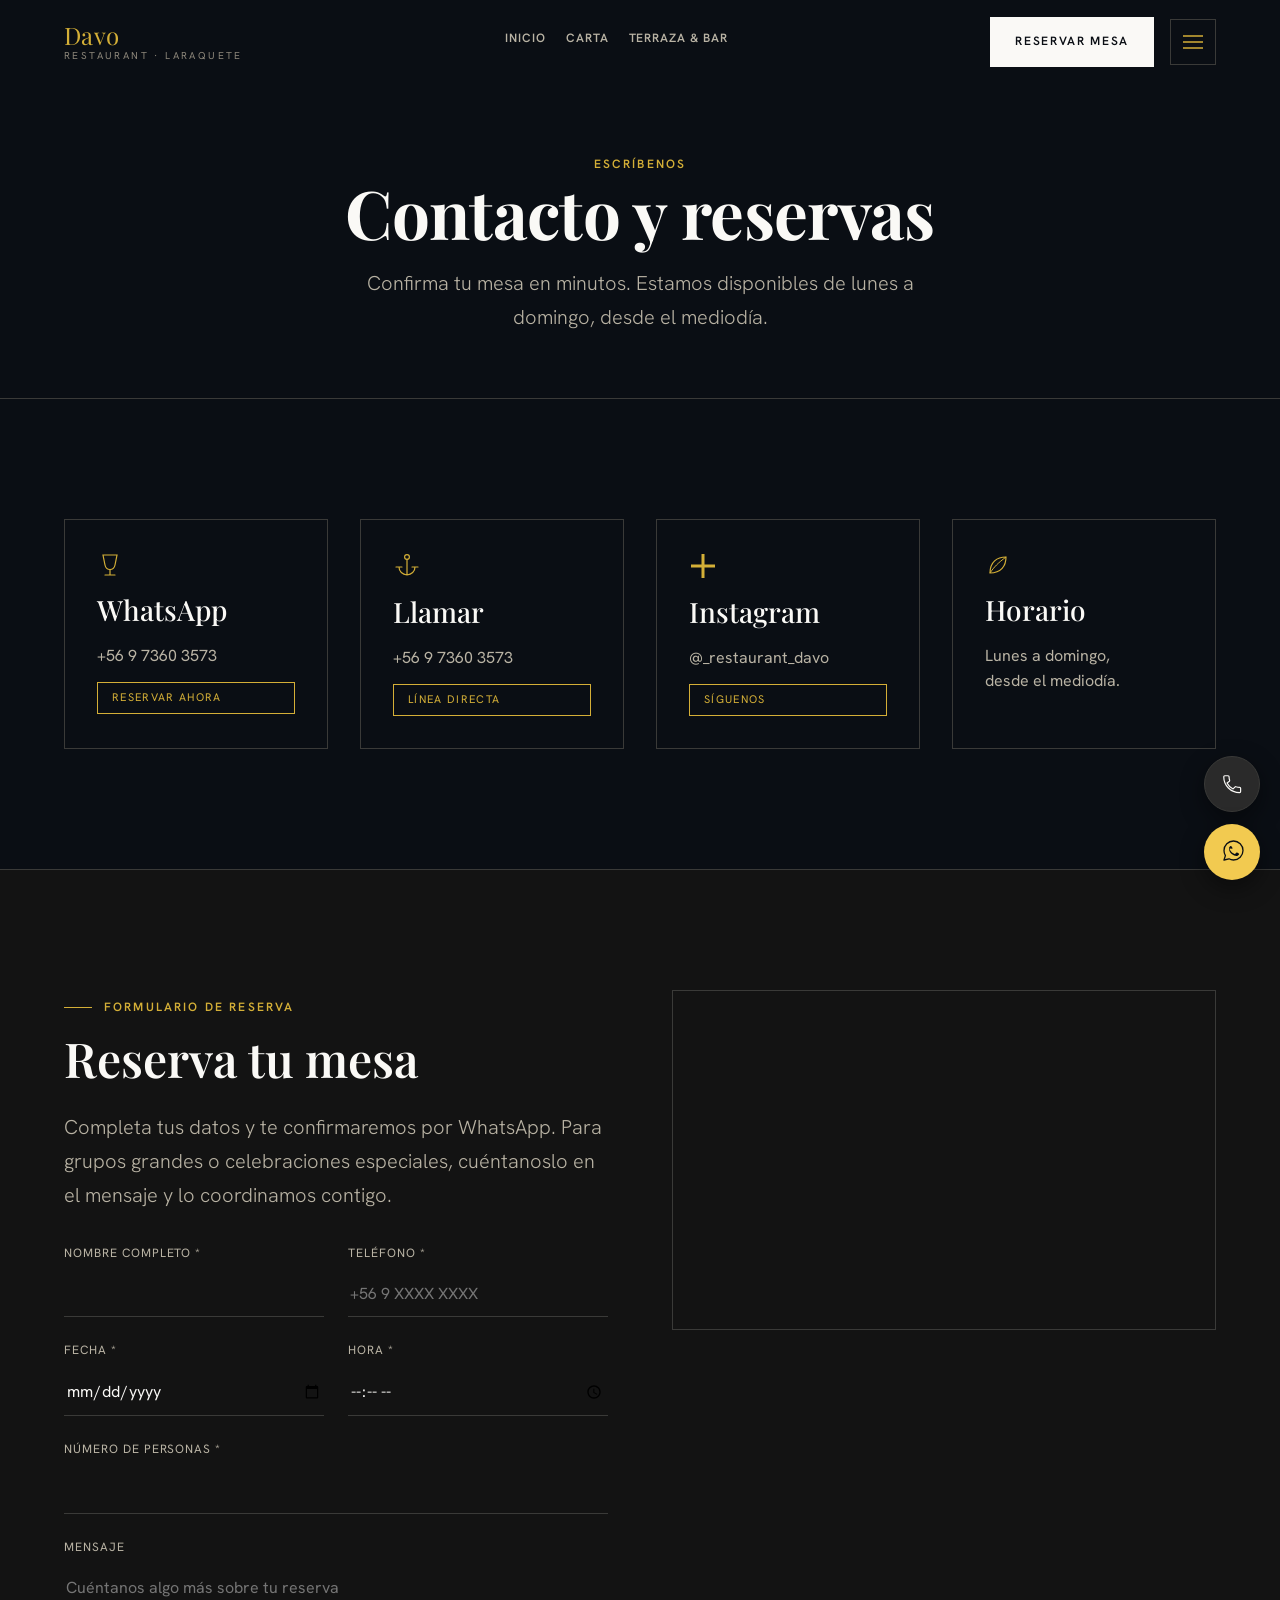
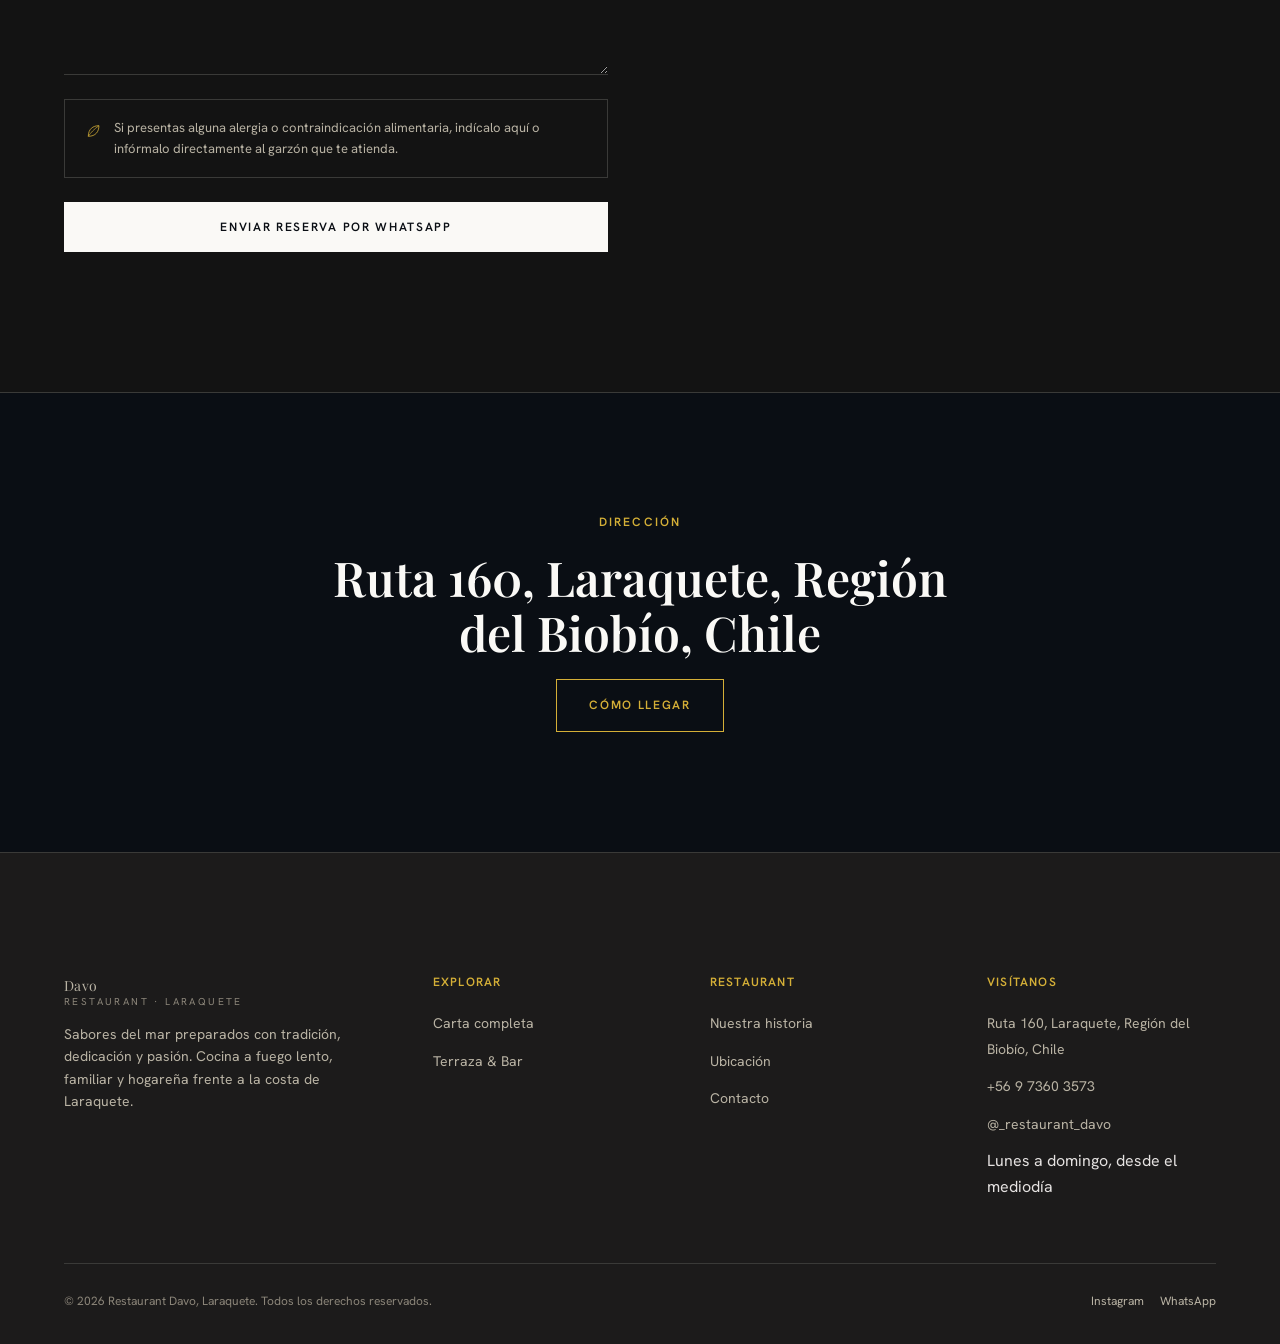
<file: contacto/index.html>
<!DOCTYPE html>
<html lang="es">
<head>
<meta charset="UTF-8">
<meta name="viewport" content="width=device-width, initial-scale=1.0">
<title>Contacto y Reservas | Restaurant Davo — Laraquete</title>
<meta name="description" content="Reserva tu mesa en Restaurant Davo, Laraquete, vía WhatsApp, teléfono o nuestro formulario de contacto. Lunes a domingo, desde el mediodía.">
<link rel="canonical" href="https://www.restaurantdavo.cl/contacto/">
<meta name="theme-color" content="#0A0E14">
<link rel="icon" type="image/svg+xml" href="../favicon.svg">
<link rel="apple-touch-icon" href="../favicon.svg">

<meta property="og:type" content="website">
<meta property="og:site_name" content="Restaurant Davo">
<meta property="og:title" content="Contacto y Reservas | Restaurant Davo — Laraquete">
<meta property="og:description" content="Reserva tu mesa en Restaurant Davo, Laraquete, vía WhatsApp, teléfono o nuestro formulario de contacto. Lunes a domingo, desde el mediodía.">
<meta property="og:url" content="https://www.restaurantdavo.cl/contacto/">
<meta property="og:image" content="https://www.restaurantdavo.cl/assets/img/og-cover.png">
<meta property="og:locale" content="es_CL">

<meta name="twitter:card" content="summary_large_image">
<meta name="twitter:title" content="Contacto y Reservas | Restaurant Davo — Laraquete">
<meta name="twitter:description" content="Reserva tu mesa en Restaurant Davo, Laraquete, vía WhatsApp, teléfono o nuestro formulario de contacto. Lunes a domingo, desde el mediodía.">
<meta name="twitter:image" content="https://www.restaurantdavo.cl/assets/img/og-cover.png">

<link rel="preconnect" href="https://fonts.googleapis.com">
<link rel="preconnect" href="https://fonts.gstatic.com" crossorigin>
<link href="https://fonts.googleapis.com/css2?family=Playfair+Display:wght@500;600;700&family=Hanken+Grotesk:wght@300;400;500;600;700&display=swap" rel="stylesheet">
<link rel="stylesheet" href="../assets/css/style.css">

</head>
<body>
<a class="skip-link" href="#main">Saltar al contenido</a>
<header class="site-header" id="siteHeader">
<div class="container nav-row">
<a href="../" class="brand">Davo<span>Restaurant · Laraquete</span></a>
<nav class="nav-links" aria-label="Navegación principal">
<a href="../">Inicio</a>
<a href="../carta/">Carta</a>
<a href="../terraza/">Terraza & Bar</a>
</nav>
<div class="nav-actions">
<a class="btn btn-primary nav-cta" href="https://wa.me/56973603573?text=Hola%20Restaurant%20Davo%2C%20quisiera%20reservar%20una%20mesa" target="_blank" rel="noopener">Reservar mesa</a>
<button class="nav-toggle" aria-label="Abrir menú" aria-expanded="false" aria-controls="mobileMenu">
<svg width="20" height="14" viewBox="0 0 20 14" fill="none" xmlns="http://www.w3.org/2000/svg" aria-hidden="true"><path d="M0 1H20M0 7H20M0 13H20" stroke="currentColor" stroke-width="1.4"/></svg>
</button>
</div>
</div>
</header>
<div class="mobile-menu" id="mobileMenu">
<a href="../">Inicio</a>
<a href="../carta/">Carta</a>
<a href="../nosotros/">Nosotros</a>
<a href="../terraza/">Terraza & Bar</a>
<a href="../ubicacion/">Ubicación</a>
<a href="../contacto/" aria-current="page">Contacto</a>
<a class="btn btn-primary" href="https://wa.me/56973603573?text=Hola%20Restaurant%20Davo%2C%20quisiera%20reservar%20una%20mesa" target="_blank" rel="noopener">Reservar mesa por WhatsApp</a>
<div class="mobile-menu__foot">
<span>+56 9 7360 3573</span>
<span>Ruta 160, Laraquete, Región del Biobío, Chile</span>
<span>Lunes a domingo, desde el mediodía</span>
</div>
</div>
<main id="main">
<div class="page-hero section-line-bottom">
<div class="container">
<span class="eyebrow center">Escríbenos</span>
<h1>Contacto y reservas</h1>
<p class="lede" style="max-width:600px;margin:18px auto 0;">Confirma tu mesa en minutos. Estamos disponibles de lunes a domingo, desde el mediodía.</p>
</div>
</div>

<section class="section">
<div class="container">
<div class="grid grid-4">

<a class="contact-tile reveal" href="https://wa.me/56973603573?text=Hola%20Restaurant%20Davo%2C%20quisiera%20reservar%20una%20mesa" target="_blank" rel="noopener">
<span class="contact-tile__icon"><svg width="26" height="26" viewBox="0 0 26 26" fill="none" xmlns="http://www.w3.org/2000/svg" aria-hidden="true">
<path d="M6 3H20L18 13C17.4 16 15.5 17.5 13 17.5C10.5 17.5 8.6 16 8 13L6 3Z" stroke="#D4AF37" stroke-width="1.2"/>
<path d="M13 17.5V23M8 23H18" stroke="#D4AF37" stroke-width="1.2" stroke-linecap="round"/>
</svg></span>
<h3>WhatsApp</h3>
<p style="color:var(--ink-dim);">+56 9 7360 3573</p>
<span class="badge">Reservar ahora</span>
</a>

<a class="contact-tile reveal" href="tel:+56973603573">
<span class="contact-tile__icon"><svg width="28" height="28" viewBox="0 0 28 28" fill="none" xmlns="http://www.w3.org/2000/svg" aria-hidden="true">
<circle cx="14" cy="5" r="2.4" stroke="#D4AF37" stroke-width="1.2"/>
<path d="M14 7.5V23M6 15C6 19.5 9.5 22.6 14 23C18.5 22.6 22 19.5 22 15M3 15H9M19 15H25" stroke="#D4AF37" stroke-width="1.2" stroke-linecap="round"/>
</svg></span>
<h3>Llamar</h3>
<p style="color:var(--ink-dim);">+56 9 7360 3573</p>
<span class="badge">Línea directa</span>
</a>

<a class="contact-tile reveal" href="https://www.instagram.com/_restaurant_davo/" target="_blank" rel="noopener">
<span class="contact-tile__icon"><svg class="" width="28" height="28" viewBox="0 0 28 28" fill="none" xmlns="http://www.w3.org/2000/svg" aria-hidden="true">
<rect x="12.5" y="2" width="3" height="24" fill="#D4AF37"/>
<rect x="2" y="12.5" width="24" height="3" fill="#D4AF37"/>
</svg></span>
<h3>Instagram</h3>
<p style="color:var(--ink-dim);">@_restaurant_davo</p>
<span class="badge">Síguenos</span>
</a>

<div class="contact-tile reveal">
<span class="contact-tile__icon"><svg width="26" height="26" viewBox="0 0 26 26" fill="none" xmlns="http://www.w3.org/2000/svg" aria-hidden="true">
<path d="M5 21C5 10 12 5 21 5C21 14 16 21 5 21Z" stroke="#D4AF37" stroke-width="1.2"/>
<path d="M5 21C9 15 13 11 21 5" stroke="#D4AF37" stroke-width="1"/>
</svg></span>
<h3>Horario</h3>
<p style="color:var(--ink-dim);">Lunes a domingo,<br>desde el mediodía.</p>
</div>

</div>
</div>
</section>

<section class="section section-alt section-line-top section-line-bottom">
<div class="container grid grid-2" style="gap:64px;align-items:start;">
<div class="reveal">
<span class="eyebrow">Formulario de reserva</span>
<h2 style="margin:14px 0 24px;">Reserva tu mesa</h2>
<p class="lede" style="margin-bottom:32px;">Completa tus datos y te confirmaremos por WhatsApp. Para grupos grandes o celebraciones especiales, cuéntanoslo en el mensaje y lo coordinamos contigo.</p>
<form data-form data-whatsapp-template="Hola Restaurant Davo, quiero hacer una reserva.%0ANombre: {nombre}%0ATeléfono: {telefono}%0AFecha: {fecha}%0AHora: {hora}%0APersonas: {personas}%0AMensaje: {mensaje}" novalidate>
<div class="field-row">
<div class="field">
<label for="c-nombre">Nombre completo *</label>
<input type="text" id="c-nombre" name="nombre" required autocomplete="name">
</div>
<div class="field">
<label for="c-telefono">Teléfono *</label>
<input type="tel" id="c-telefono" name="telefono" required autocomplete="tel" placeholder="+56 9 XXXX XXXX">
</div>
</div>
<div class="field-row">
<div class="field">
<label for="c-fecha">Fecha *</label>
<input type="date" id="c-fecha" name="fecha" required>
</div>
<div class="field">
<label for="c-hora">Hora *</label>
<input type="time" id="c-hora" name="hora" required>
</div>
</div>
<div class="field">
<label for="c-personas">Número de personas *</label>
<input type="number" id="c-personas" name="personas" min="1" required>
</div>
<div class="field">
<label for="c-mensaje">Mensaje</label>
<textarea id="c-mensaje" name="mensaje" placeholder="Cuéntanos algo más sobre tu reserva"></textarea>
</div>
<div class="form-note" style="margin-bottom:24px;">
<svg width="26" height="26" viewBox="0 0 26 26" fill="none" xmlns="http://www.w3.org/2000/svg" aria-hidden="true">
<path d="M5 21C5 10 12 5 21 5C21 14 16 21 5 21Z" stroke="#D4AF37" stroke-width="1.2"/>
<path d="M5 21C9 15 13 11 21 5" stroke="#D4AF37" stroke-width="1"/>
</svg>
<span>Si presentas alguna alergia o contraindicación alimentaria, indícalo aquí o infórmalo directamente al garzón que te atienda.</span>
</div>
<button class="btn btn-primary btn-block" type="submit">Enviar reserva por WhatsApp</button>
<p class="form-status" role="status" aria-live="polite"></p>
</form>
</div>
<div class="map-frame reveal">
<iframe src="https://www.google.com/maps?q=Restaurant+Davo,+Ruta+160,+Laraquete,+Biob%C3%ADo,+Chile&output=embed" title="Mapa de ubicación de Restaurant Davo" loading="lazy" referrerpolicy="no-referrer-when-downgrade"></iframe>
</div>
</div>
</section>

<section class="section text-center">
<div class="container">
<div class="section-intro reveal" style="margin:0 auto;">
<span class="eyebrow center">Dirección</span>
<h2>Ruta 160, Laraquete, Región del Biobío, Chile</h2>
<a class="btn btn-outline" href="https://www.google.com/maps/dir/?api=1&destination=Restaurant+Davo%2C+Ruta+160%2C+Laraquete%2C+Biob%C3%ADo%2C+Chile" target="_blank" rel="noopener">Cómo llegar</a>
</div>
</div>
</section>

</main>
<footer class="site-footer">
<div class="container">
<div class="footer-grid">
<div class="footer-col">
<a href="../" class="brand" style="margin-bottom:16px;display:inline-flex;">Davo<span>Restaurant · Laraquete</span></a>
<p>Sabores del mar preparados con tradición, dedicación y pasión. Cocina a fuego lento, familiar y hogareña frente a la costa de Laraquete.</p>
</div>
<div class="footer-col">
<h4>Explorar</h4>
<ul>
<li><a href="../carta/">Carta completa</a></li>
<li><a href="../terraza/">Terraza &amp; Bar</a></li>
</ul>
</div>
<div class="footer-col">
<h4>Restaurant</h4>
<ul>
<li><a href="../nosotros/">Nuestra historia</a></li>
<li><a href="../ubicacion/">Ubicación</a></li>
<li><a href="../contacto/">Contacto</a></li>
</ul>
</div>
<div class="footer-col">
<h4>Visítanos</h4>
<ul>
<li><a href="https://www.google.com/maps/dir/?api=1&destination=Restaurant+Davo%2C+Ruta+160%2C+Laraquete%2C+Biob%C3%ADo%2C+Chile" target="_blank" rel="noopener">Ruta 160, Laraquete, Región del Biobío, Chile</a></li>
<li><a href="tel:+56973603573">+56 9 7360 3573</a></li>
<li><a href="https://www.instagram.com/_restaurant_davo/" target="_blank" rel="noopener">@_restaurant_davo</a></li>
<li>Lunes a domingo, desde el mediodía</li>
</ul>
</div>
</div>
<div class="footer-bottom">
<span>© <span data-year>2026</span> Restaurant Davo, Laraquete. Todos los derechos reservados.</span>
<div class="footer-social">
<a href="https://www.instagram.com/_restaurant_davo/" target="_blank" rel="noopener" aria-label="Instagram de Restaurant Davo">Instagram</a>
<a href="https://wa.me/56973603573?text=Hola%20Restaurant%20Davo%2C%20quisiera%20reservar%20una%20mesa" target="_blank" rel="noopener" aria-label="WhatsApp de Restaurant Davo">WhatsApp</a>
</div>
</div>
</div>
</footer>
<div class="floating-actions">
<a class="fab" href="tel:+56973603573" aria-label="Llamar a Restaurant Davo">
<svg width="22" height="22" viewBox="0 0 24 24" fill="none" xmlns="http://www.w3.org/2000/svg" aria-hidden="true"><path d="M6.6 10.8C8 13.6 10.4 16 13.2 17.4L15.4 15.2C15.7 14.9 16.1 14.8 16.5 15C17.7 15.4 19 15.6 20.3 15.6C20.9 15.6 21.4 16.1 21.4 16.7V20.3C21.4 20.9 20.9 21.4 20.3 21.4C10.7 21.4 3 13.7 3 4.1C3 3.5 3.5 3 4.1 3H7.7C8.3 3 8.8 3.5 8.8 4.1C8.8 5.4 9 6.7 9.4 7.9C9.5 8.3 9.4 8.7 9.2 9L6.6 10.8Z" stroke="currentColor" stroke-width="1.3" stroke-linejoin="round"/></svg>
</a>
<a class="fab fab--primary" href="https://wa.me/56973603573?text=Hola%20Restaurant%20Davo%2C%20quisiera%20reservar%20una%20mesa" target="_blank" rel="noopener" aria-label="Reservar por WhatsApp">
<svg width="24" height="24" viewBox="0 0 24 24" fill="none" xmlns="http://www.w3.org/2000/svg" aria-hidden="true"><path d="M4 20L5.4 15.6C4.5 14.1 4 12.3 4 10.5C4 5.3 8.3 1 13.5 1C18.7 1 23 5.3 23 10.5C23 15.7 18.7 20 13.5 20C11.9 20 10.3 19.6 9 18.8L4 20Z" stroke="currentColor" stroke-width="1.3" stroke-linejoin="round"/><path d="M9.5 8.5C9.5 8.5 10 10.5 11.5 12C13 13.5 15 14 15 14L16.3 12.7C16.5 12.5 16.9 12.4 17.2 12.6L18.8 13.6C19.1 13.8 19.2 14.2 19 14.5C18.5 15.3 17.6 16 16.5 16C13.8 16 9 13.2 9 8.5C9 7.4 9.7 6.5 10.5 6C10.8 5.8 11.2 5.9 11.4 6.2L12.4 7.8C12.6 8.1 12.5 8.5 12.3 8.7L9.5 8.5Z" fill="currentColor"/></svg>
</a>
</div>
<script src="../assets/js/main.js" defer></script>
</body>
</html>
</file>
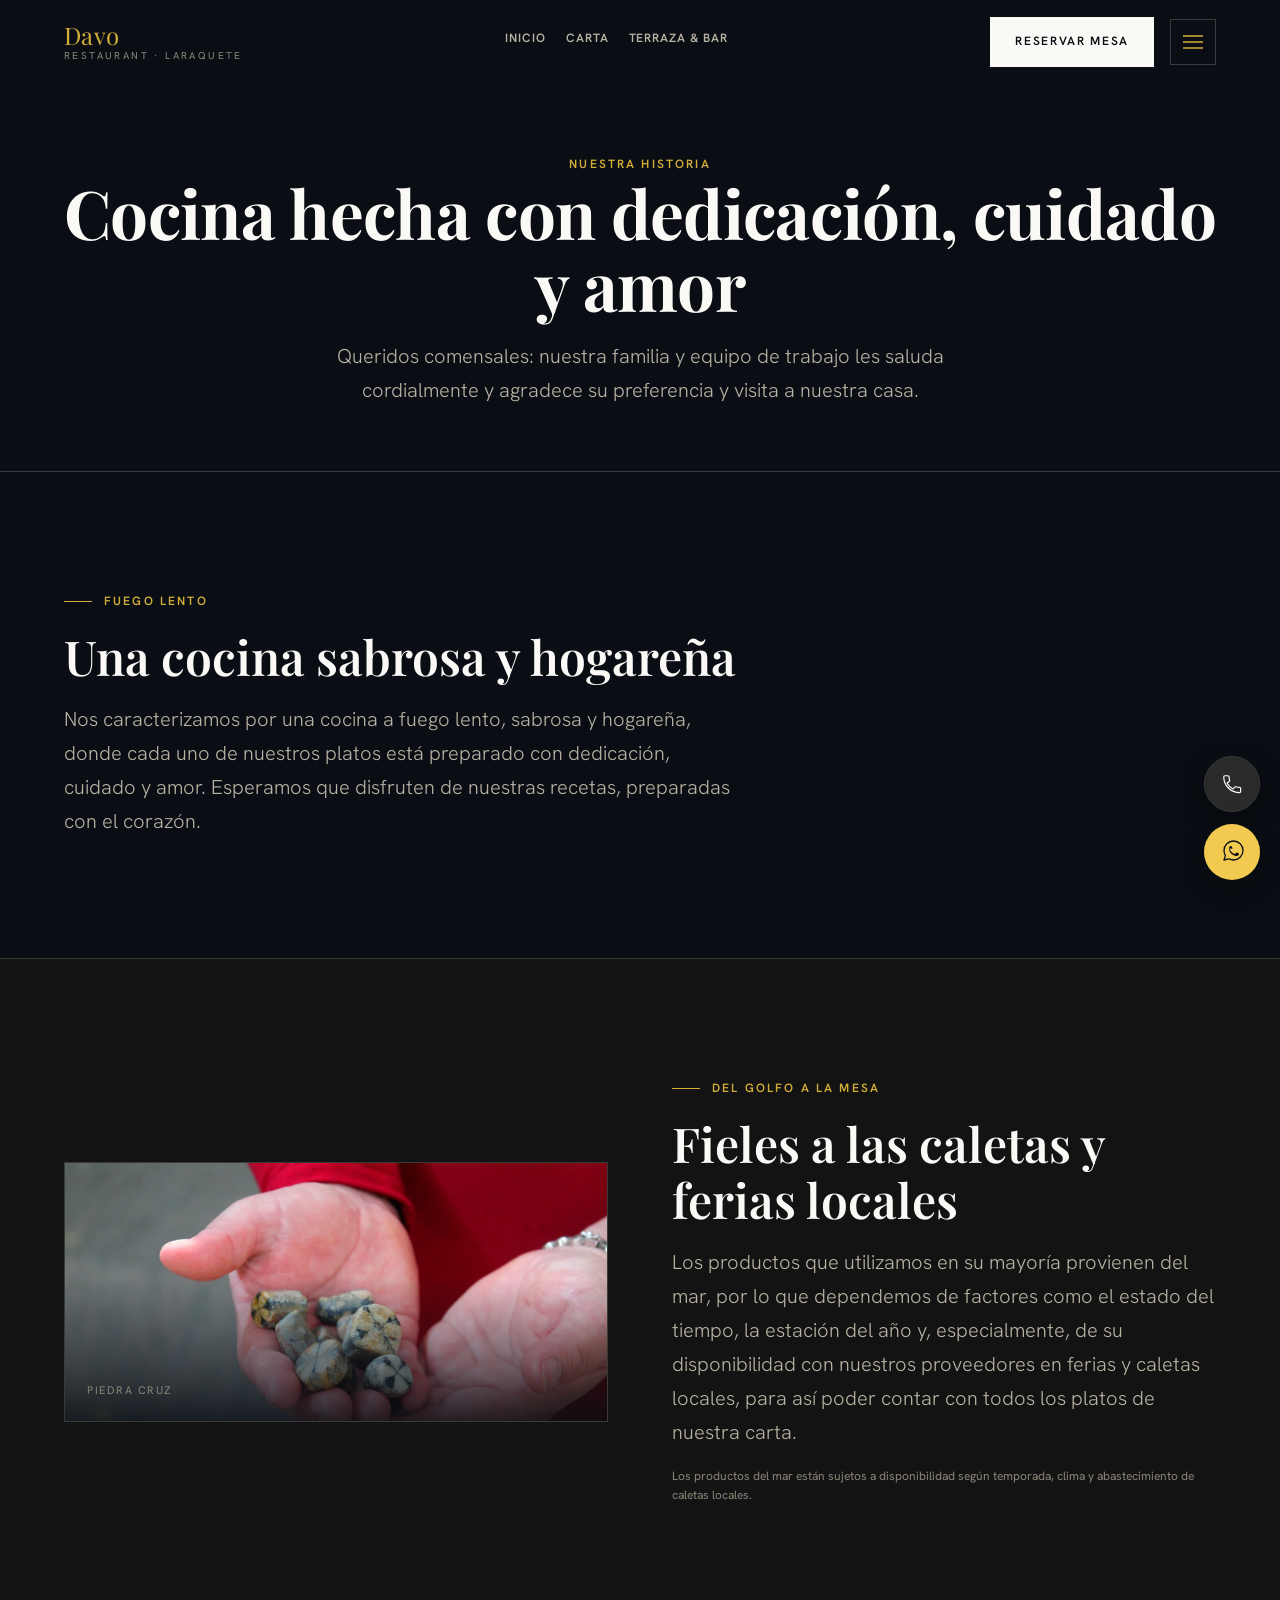
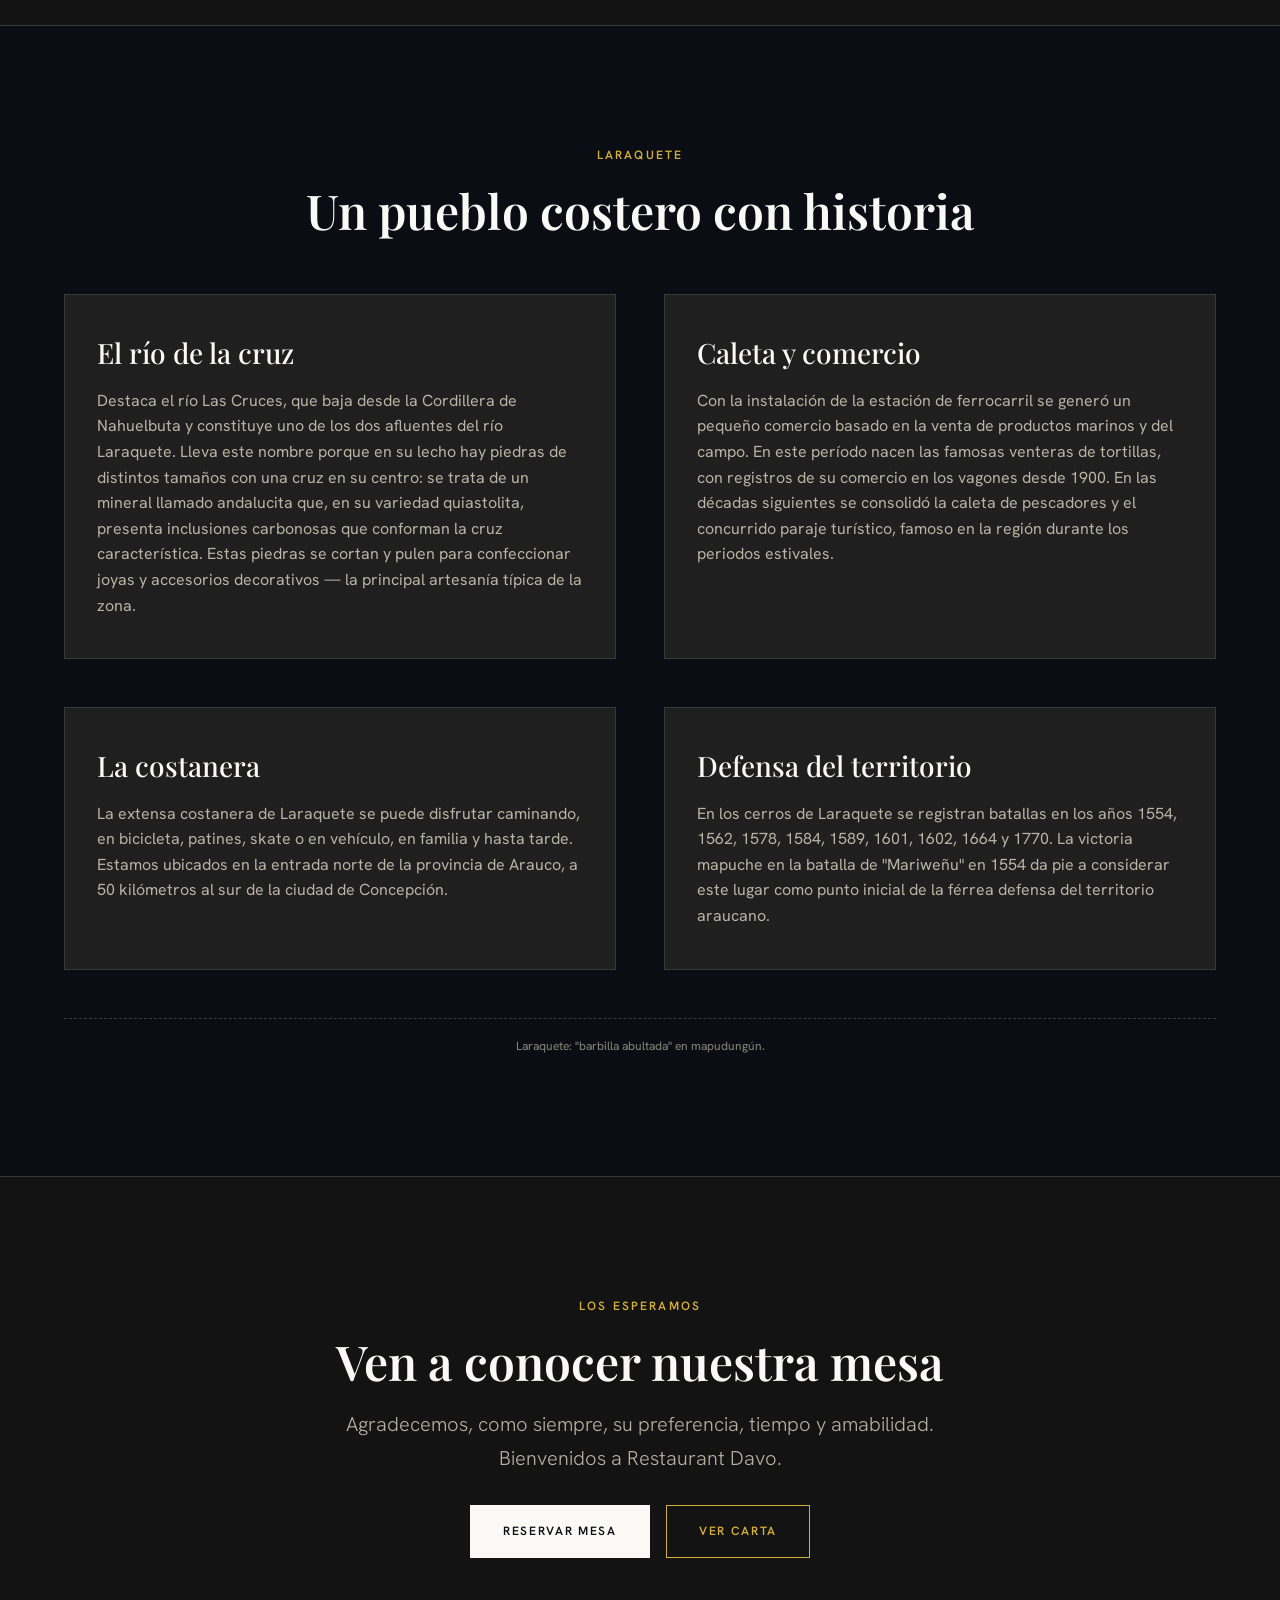
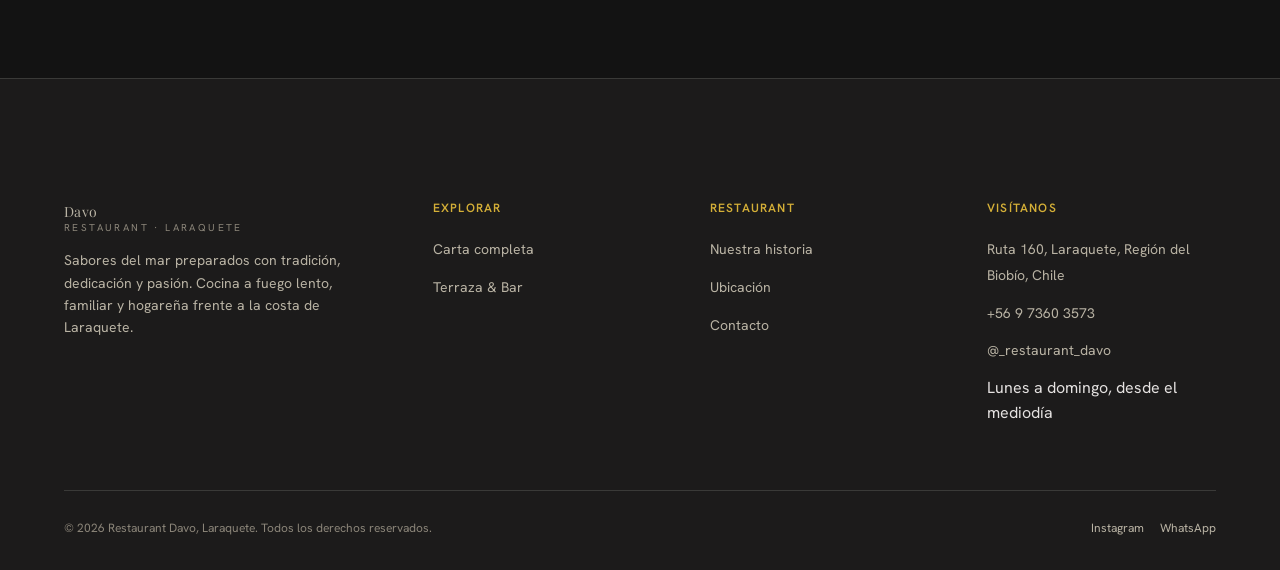
<file: nosotros/index.html>
<!DOCTYPE html>
<html lang="es">
<head>
<meta charset="UTF-8">
<meta name="viewport" content="width=device-width, initial-scale=1.0">
<title>Nuestra Historia | Restaurant Davo — Laraquete</title>
<meta name="description" content="Conoce la historia familiar de Restaurant Davo en Laraquete: cocina a fuego lento, tradición, y productos frescos de caletas y ferias locales del golfo de Arauco.">
<link rel="canonical" href="https://www.restaurantdavo.cl/nosotros/">
<meta name="theme-color" content="#0A0E14">
<link rel="icon" type="image/svg+xml" href="../favicon.svg">
<link rel="apple-touch-icon" href="../favicon.svg">

<meta property="og:type" content="website">
<meta property="og:site_name" content="Restaurant Davo">
<meta property="og:title" content="Nuestra Historia | Restaurant Davo — Laraquete">
<meta property="og:description" content="Conoce la historia familiar de Restaurant Davo en Laraquete: cocina a fuego lento, tradición, y productos frescos de caletas y ferias locales del golfo de Arauco.">
<meta property="og:url" content="https://www.restaurantdavo.cl/nosotros/">
<meta property="og:image" content="https://www.restaurantdavo.cl/assets/img/og-cover.png">
<meta property="og:locale" content="es_CL">

<meta name="twitter:card" content="summary_large_image">
<meta name="twitter:title" content="Nuestra Historia | Restaurant Davo — Laraquete">
<meta name="twitter:description" content="Conoce la historia familiar de Restaurant Davo en Laraquete: cocina a fuego lento, tradición, y productos frescos de caletas y ferias locales del golfo de Arauco.">
<meta name="twitter:image" content="https://www.restaurantdavo.cl/assets/img/og-cover.png">

<link rel="preconnect" href="https://fonts.googleapis.com">
<link rel="preconnect" href="https://fonts.gstatic.com" crossorigin>
<link href="https://fonts.googleapis.com/css2?family=Playfair+Display:wght@500;600;700&family=Hanken+Grotesk:wght@300;400;500;600;700&display=swap" rel="stylesheet">
<link rel="stylesheet" href="../assets/css/style.css">

</head>
<body>
<a class="skip-link" href="#main">Saltar al contenido</a>
<header class="site-header" id="siteHeader">
<div class="container nav-row">
<a href="../" class="brand">Davo<span>Restaurant · Laraquete</span></a>
<nav class="nav-links" aria-label="Navegación principal">
<a href="../">Inicio</a>
<a href="../carta/">Carta</a>
<a href="../terraza/">Terraza & Bar</a>
</nav>
<div class="nav-actions">
<a class="btn btn-primary nav-cta" href="https://wa.me/56973603573?text=Hola%20Restaurant%20Davo%2C%20quisiera%20reservar%20una%20mesa" target="_blank" rel="noopener">Reservar mesa</a>
<button class="nav-toggle" aria-label="Abrir menú" aria-expanded="false" aria-controls="mobileMenu">
<svg width="20" height="14" viewBox="0 0 20 14" fill="none" xmlns="http://www.w3.org/2000/svg" aria-hidden="true"><path d="M0 1H20M0 7H20M0 13H20" stroke="currentColor" stroke-width="1.4"/></svg>
</button>
</div>
</div>
</header>
<div class="mobile-menu" id="mobileMenu">
<a href="../">Inicio</a>
<a href="../carta/">Carta</a>
<a href="../nosotros/" aria-current="page">Nosotros</a>
<a href="../terraza/">Terraza & Bar</a>
<a href="../ubicacion/">Ubicación</a>
<a href="../contacto/">Contacto</a>
<a class="btn btn-primary" href="https://wa.me/56973603573?text=Hola%20Restaurant%20Davo%2C%20quisiera%20reservar%20una%20mesa" target="_blank" rel="noopener">Reservar mesa por WhatsApp</a>
<div class="mobile-menu__foot">
<span>+56 9 7360 3573</span>
<span>Ruta 160, Laraquete, Región del Biobío, Chile</span>
<span>Lunes a domingo, desde el mediodía</span>
</div>
</div>
<main id="main">
<div class="page-hero section-line-bottom">
<div class="container">
<span class="eyebrow center">Nuestra historia</span>
<h1>Cocina hecha con dedicación, cuidado y amor</h1>
<p class="lede" style="max-width:680px;margin:18px auto 0;">Queridos comensales: nuestra familia y equipo de trabajo les saluda cordialmente y agradece su preferencia y visita a nuestra casa.</p>
</div>
</div>

<section class="section">
<div class="container">
<div class="section-intro left reveal">
<span class="eyebrow">Fuego lento</span>
<h2>Una cocina sabrosa y hogareña</h2>
<p class="lede">Nos caracterizamos por una cocina a fuego lento, sabrosa y hogareña, donde cada uno de nuestros platos está preparado con dedicación, cuidado y amor. Esperamos que disfruten de nuestras recetas, preparadas con el corazón.</p>
</div>
</div>
</section>

<section class="section section-alt section-line-top section-line-bottom">
<div class="container grid grid-2" style="align-items:center;gap:64px;">
<div class="section-intro left reveal">
<span class="eyebrow">Del golfo a la mesa</span>
<h2>Fieles a las caletas y ferias locales</h2>
<p class="lede">Los productos que utilizamos en su mayoría provienen del mar, por lo que dependemos de factores como el estado del tiempo, la estación del año y, especialmente, de su disponibilidad con nuestros proveedores en ferias y caletas locales, para así poder contar con todos los platos de nuestra carta.</p>
<p class="availability-note" style="border-top:none;padding-top:0;margin-top:0;">Los productos del mar están sujetos a disponibilidad según temporada, clima y abastecimiento de caletas locales.</p>
</div>
<div class="plate plate--photo reveal" style="order:-1;"><img src="../assets/img/piedra-cruz.webp" alt="Piedras cruz recolectadas en la costa de Laraquete" loading="lazy" width="1600" height="1066"><span class="plate__label">Piedra Cruz</span></div>
</div>
</section>

<section class="section">
<div class="container">
<div class="section-intro reveal">
<span class="eyebrow center">Laraquete</span>
<h2>Un pueblo costero con historia</h2>
</div>
<div class="grid grid-2" style="margin-top:56px;gap:48px;">
<div class="card reveal stack">
<h3>El río de la cruz</h3>
<p style="color:var(--ink-dim);">Destaca el río Las Cruces, que baja desde la Cordillera de Nahuelbuta y constituye uno de los dos afluentes del río Laraquete. Lleva este nombre porque en su lecho hay piedras de distintos tamaños con una cruz en su centro: se trata de un mineral llamado andalucita que, en su variedad quiastolita, presenta inclusiones carbonosas que conforman la cruz característica. Estas piedras se cortan y pulen para confeccionar joyas y accesorios decorativos &mdash; la principal artesanía típica de la zona.</p>
</div>
<div class="card reveal stack">
<h3>Caleta y comercio</h3>
<p style="color:var(--ink-dim);">Con la instalación de la estación de ferrocarril se generó un pequeño comercio basado en la venta de productos marinos y del campo. En este período nacen las famosas venteras de tortillas, con registros de su comercio en los vagones desde 1900. En las décadas siguientes se consolidó la caleta de pescadores y el concurrido paraje turístico, famoso en la región durante los periodos estivales.</p>
</div>
<div class="card reveal stack">
<h3>La costanera</h3>
<p style="color:var(--ink-dim);">La extensa costanera de Laraquete se puede disfrutar caminando, en bicicleta, patines, skate o en vehículo, en familia y hasta tarde. Estamos ubicados en la entrada norte de la provincia de Arauco, a 50 kilómetros al sur de la ciudad de Concepción.</p>
</div>
<div class="card reveal stack">
<h3>Defensa del territorio</h3>
<p style="color:var(--ink-dim);">En los cerros de Laraquete se registran batallas en los años 1554, 1562, 1578, 1584, 1589, 1601, 1602, 1664 y 1770. La victoria mapuche en la batalla de "Mariweñu" en 1554 da pie a considerar este lugar como punto inicial de la férrea defensa del territorio araucano.</p>
</div>
</div>
<p class="availability-note text-center" style="margin-top:48px;">Laraquete: "barbilla abultada" en mapudungún.</p>
</div>
</section>

<section class="section section-alt section-line-top text-center">
<div class="container">
<div class="section-intro reveal" style="margin:0 auto;">
<span class="eyebrow center">Los esperamos</span>
<h2>Ven a conocer nuestra mesa</h2>
<p class="lede">Agradecemos, como siempre, su preferencia, tiempo y amabilidad. Bienvenidos a Restaurant Davo.</p>
<div class="hero__actions">
<a class="btn btn-primary" href="https://wa.me/56973603573?text=Hola%20Restaurant%20Davo%2C%20quisiera%20reservar%20una%20mesa" target="_blank" rel="noopener">Reservar mesa</a>
<a class="btn btn-outline" href="../carta/">Ver carta</a>
</div>
</div>
</div>
</section>

</main>
<footer class="site-footer">
<div class="container">
<div class="footer-grid">
<div class="footer-col">
<a href="../" class="brand" style="margin-bottom:16px;display:inline-flex;">Davo<span>Restaurant · Laraquete</span></a>
<p>Sabores del mar preparados con tradición, dedicación y pasión. Cocina a fuego lento, familiar y hogareña frente a la costa de Laraquete.</p>
</div>
<div class="footer-col">
<h4>Explorar</h4>
<ul>
<li><a href="../carta/">Carta completa</a></li>
<li><a href="../terraza/">Terraza &amp; Bar</a></li>
</ul>
</div>
<div class="footer-col">
<h4>Restaurant</h4>
<ul>
<li><a href="../nosotros/">Nuestra historia</a></li>
<li><a href="../ubicacion/">Ubicación</a></li>
<li><a href="../contacto/">Contacto</a></li>
</ul>
</div>
<div class="footer-col">
<h4>Visítanos</h4>
<ul>
<li><a href="https://www.google.com/maps/dir/?api=1&destination=Restaurant+Davo%2C+Ruta+160%2C+Laraquete%2C+Biob%C3%ADo%2C+Chile" target="_blank" rel="noopener">Ruta 160, Laraquete, Región del Biobío, Chile</a></li>
<li><a href="tel:+56973603573">+56 9 7360 3573</a></li>
<li><a href="https://www.instagram.com/_restaurant_davo/" target="_blank" rel="noopener">@_restaurant_davo</a></li>
<li>Lunes a domingo, desde el mediodía</li>
</ul>
</div>
</div>
<div class="footer-bottom">
<span>© <span data-year>2026</span> Restaurant Davo, Laraquete. Todos los derechos reservados.</span>
<div class="footer-social">
<a href="https://www.instagram.com/_restaurant_davo/" target="_blank" rel="noopener" aria-label="Instagram de Restaurant Davo">Instagram</a>
<a href="https://wa.me/56973603573?text=Hola%20Restaurant%20Davo%2C%20quisiera%20reservar%20una%20mesa" target="_blank" rel="noopener" aria-label="WhatsApp de Restaurant Davo">WhatsApp</a>
</div>
</div>
</div>
</footer>
<div class="floating-actions">
<a class="fab" href="tel:+56973603573" aria-label="Llamar a Restaurant Davo">
<svg width="22" height="22" viewBox="0 0 24 24" fill="none" xmlns="http://www.w3.org/2000/svg" aria-hidden="true"><path d="M6.6 10.8C8 13.6 10.4 16 13.2 17.4L15.4 15.2C15.7 14.9 16.1 14.8 16.5 15C17.7 15.4 19 15.6 20.3 15.6C20.9 15.6 21.4 16.1 21.4 16.7V20.3C21.4 20.9 20.9 21.4 20.3 21.4C10.7 21.4 3 13.7 3 4.1C3 3.5 3.5 3 4.1 3H7.7C8.3 3 8.8 3.5 8.8 4.1C8.8 5.4 9 6.7 9.4 7.9C9.5 8.3 9.4 8.7 9.2 9L6.6 10.8Z" stroke="currentColor" stroke-width="1.3" stroke-linejoin="round"/></svg>
</a>
<a class="fab fab--primary" href="https://wa.me/56973603573?text=Hola%20Restaurant%20Davo%2C%20quisiera%20reservar%20una%20mesa" target="_blank" rel="noopener" aria-label="Reservar por WhatsApp">
<svg width="24" height="24" viewBox="0 0 24 24" fill="none" xmlns="http://www.w3.org/2000/svg" aria-hidden="true"><path d="M4 20L5.4 15.6C4.5 14.1 4 12.3 4 10.5C4 5.3 8.3 1 13.5 1C18.7 1 23 5.3 23 10.5C23 15.7 18.7 20 13.5 20C11.9 20 10.3 19.6 9 18.8L4 20Z" stroke="currentColor" stroke-width="1.3" stroke-linejoin="round"/><path d="M9.5 8.5C9.5 8.5 10 10.5 11.5 12C13 13.5 15 14 15 14L16.3 12.7C16.5 12.5 16.9 12.4 17.2 12.6L18.8 13.6C19.1 13.8 19.2 14.2 19 14.5C18.5 15.3 17.6 16 16.5 16C13.8 16 9 13.2 9 8.5C9 7.4 9.7 6.5 10.5 6C10.8 5.8 11.2 5.9 11.4 6.2L12.4 7.8C12.6 8.1 12.5 8.5 12.3 8.7L9.5 8.5Z" fill="currentColor"/></svg>
</a>
</div>
<script src="../assets/js/main.js" defer></script>
</body>
</html>
</file>
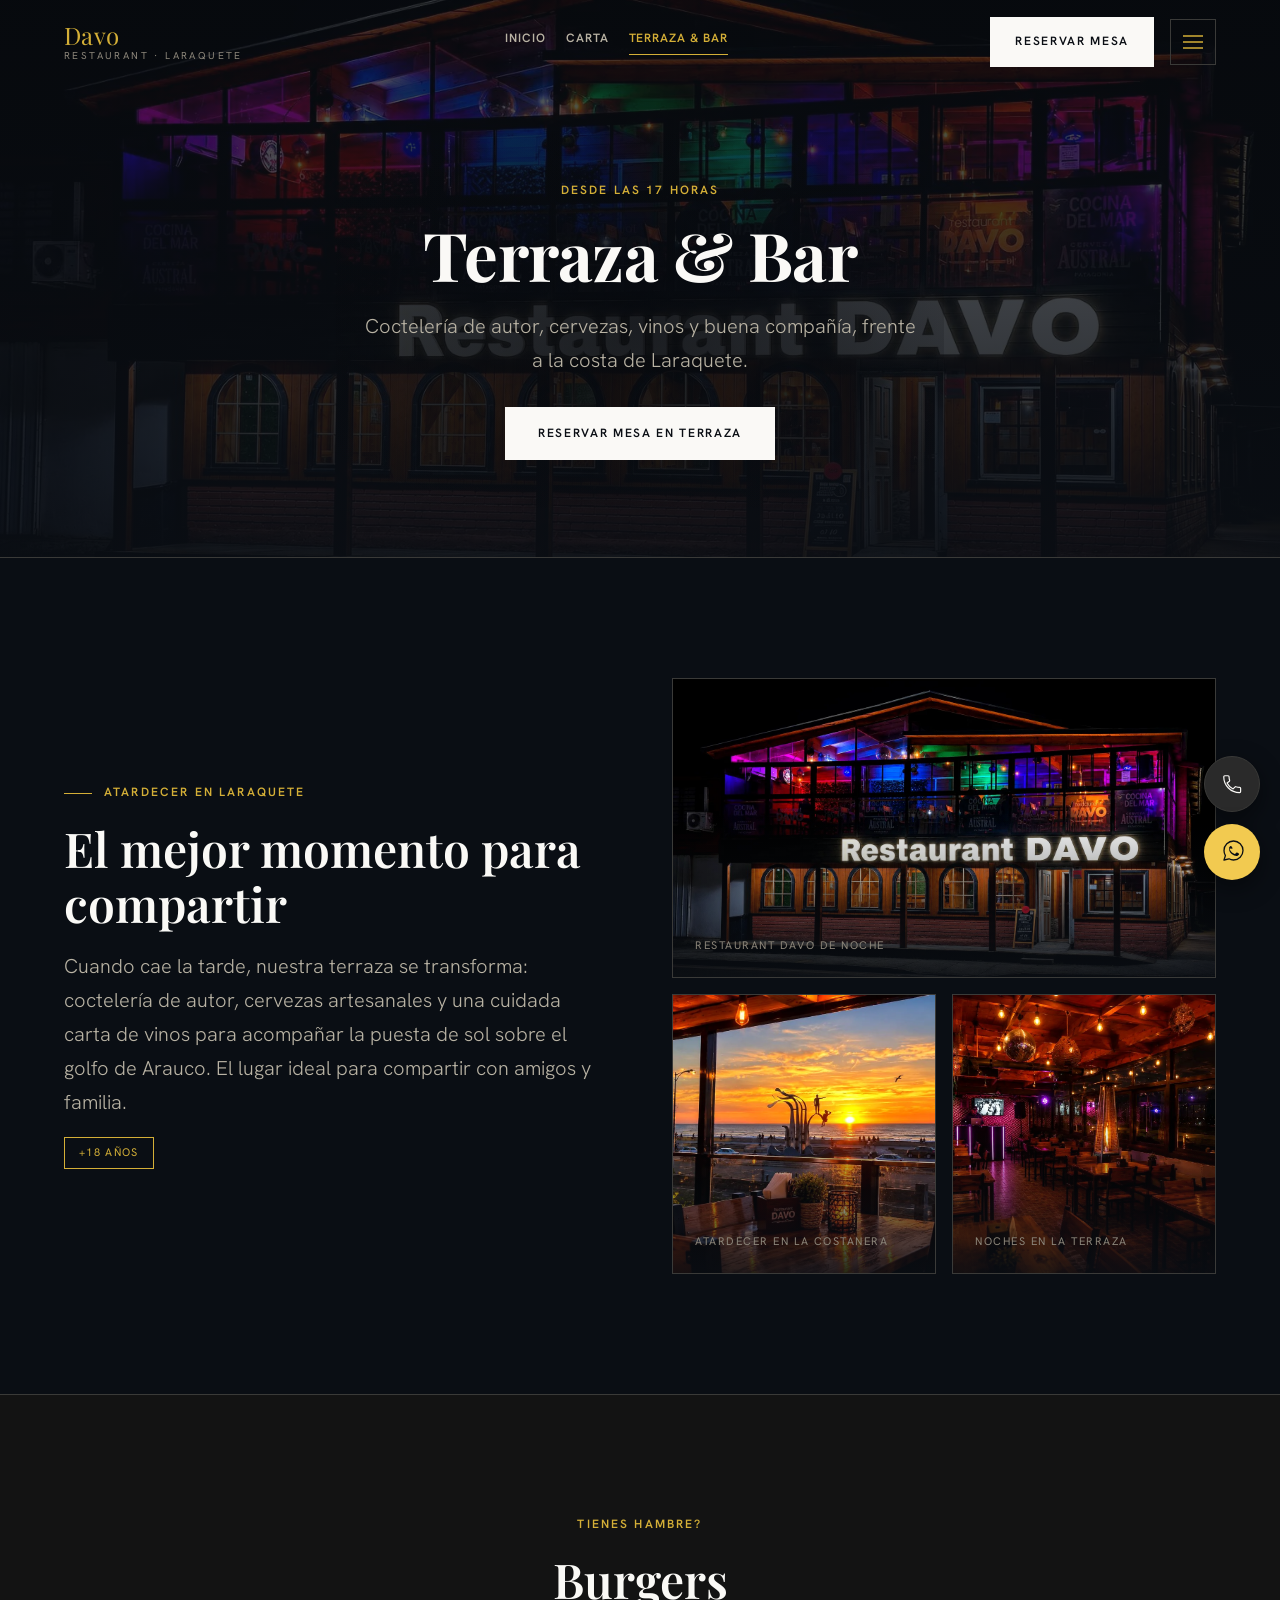
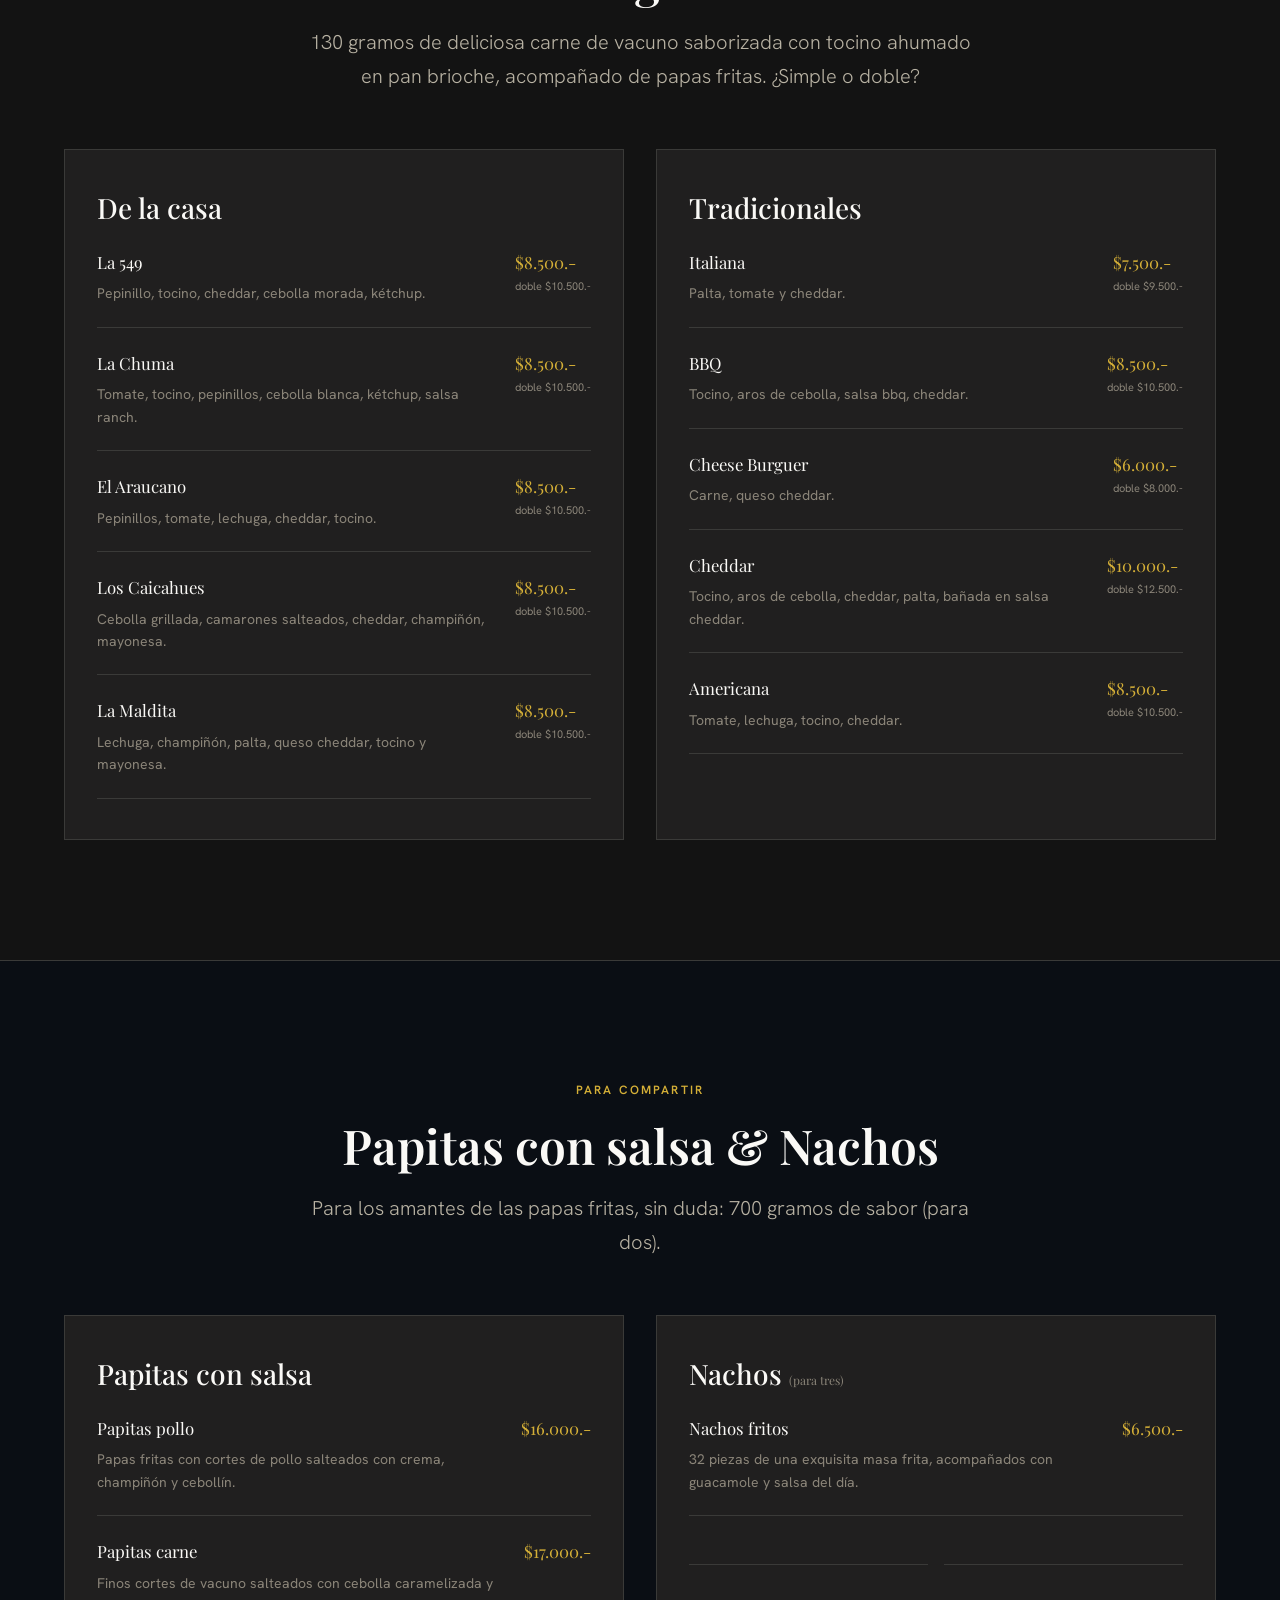
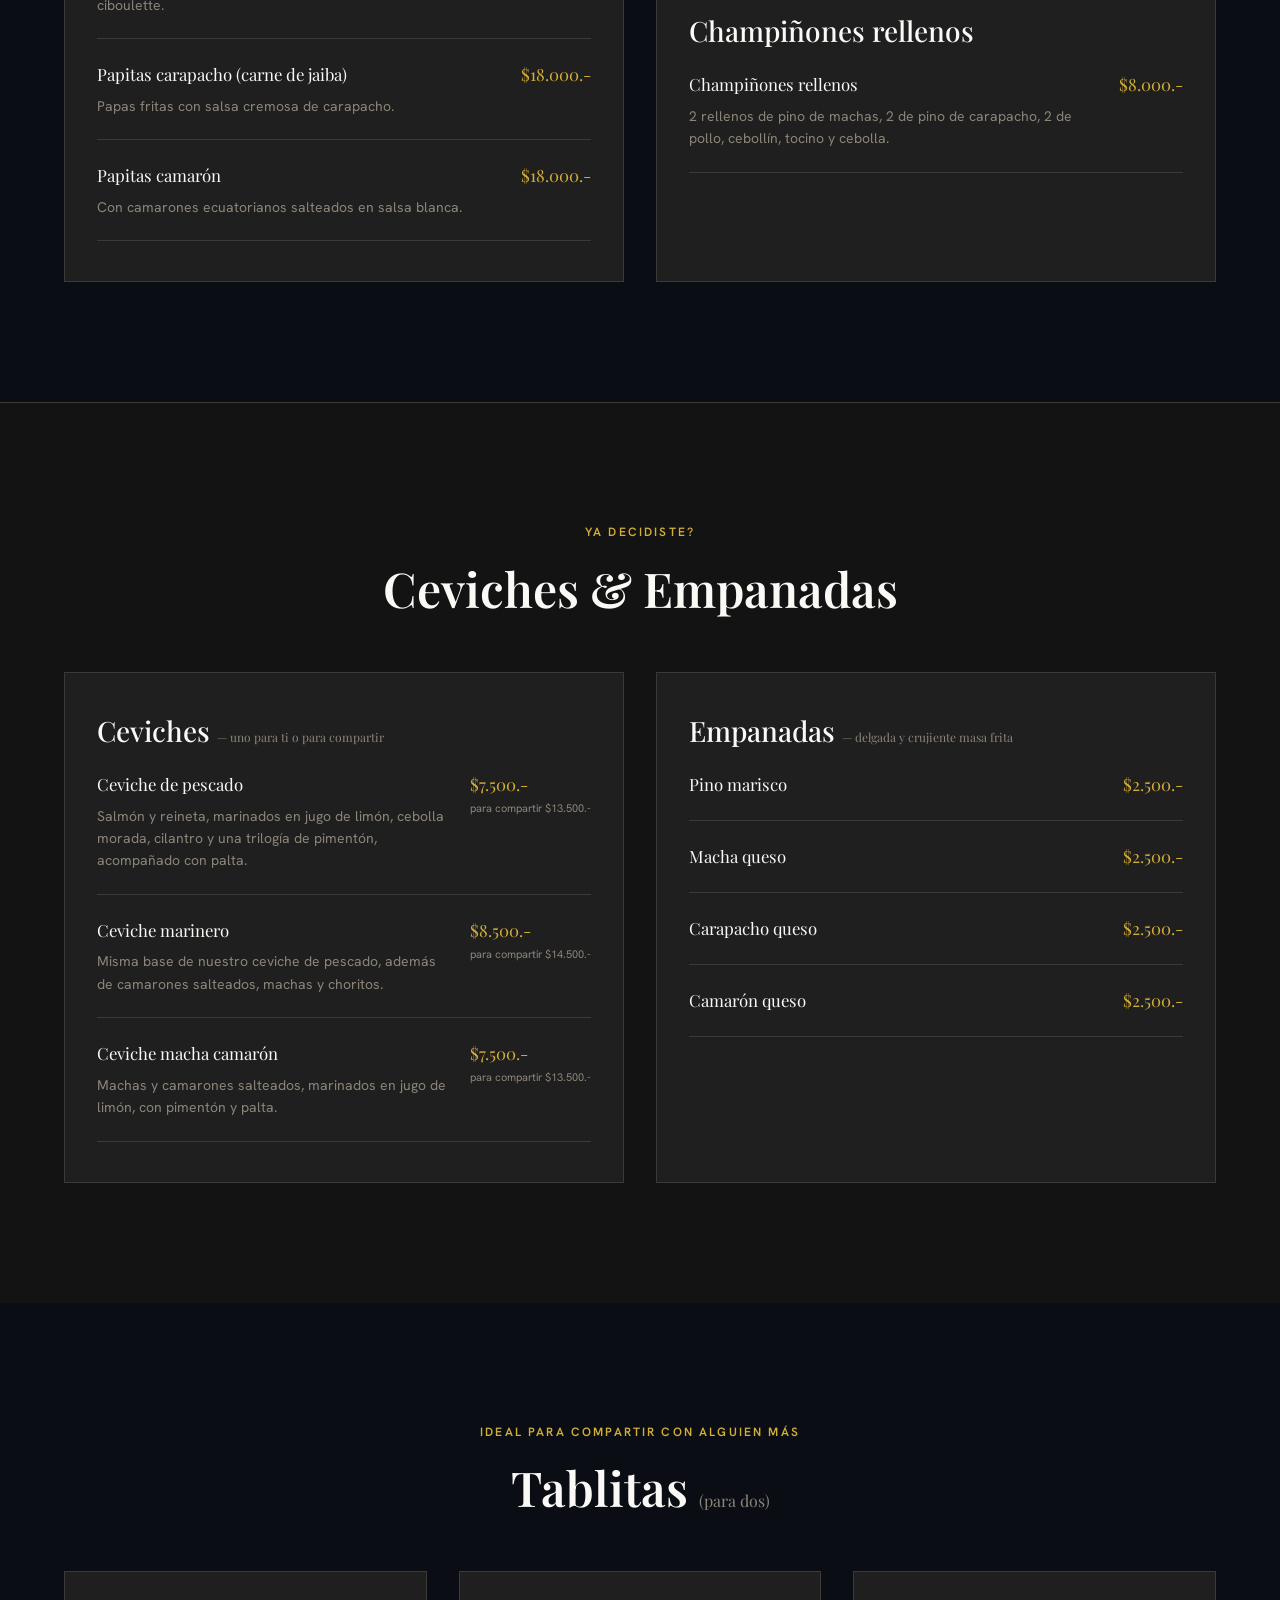
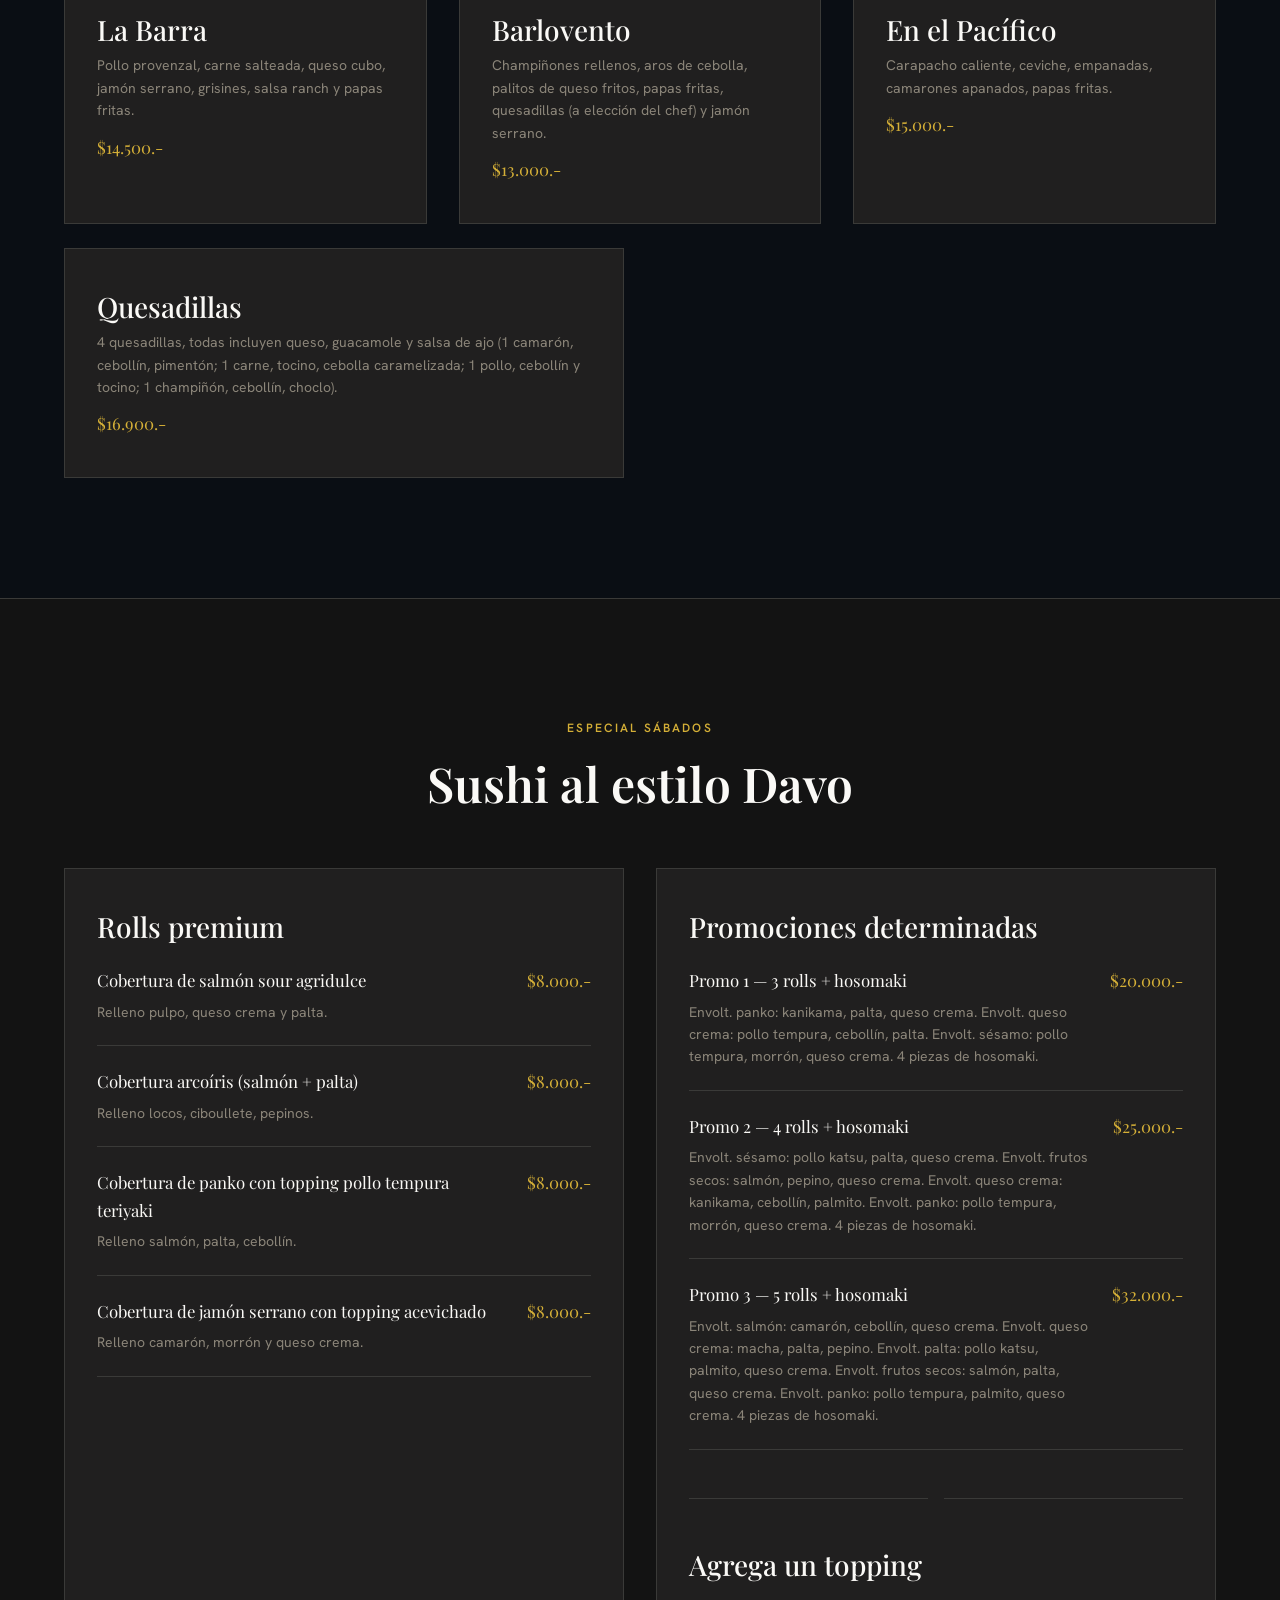
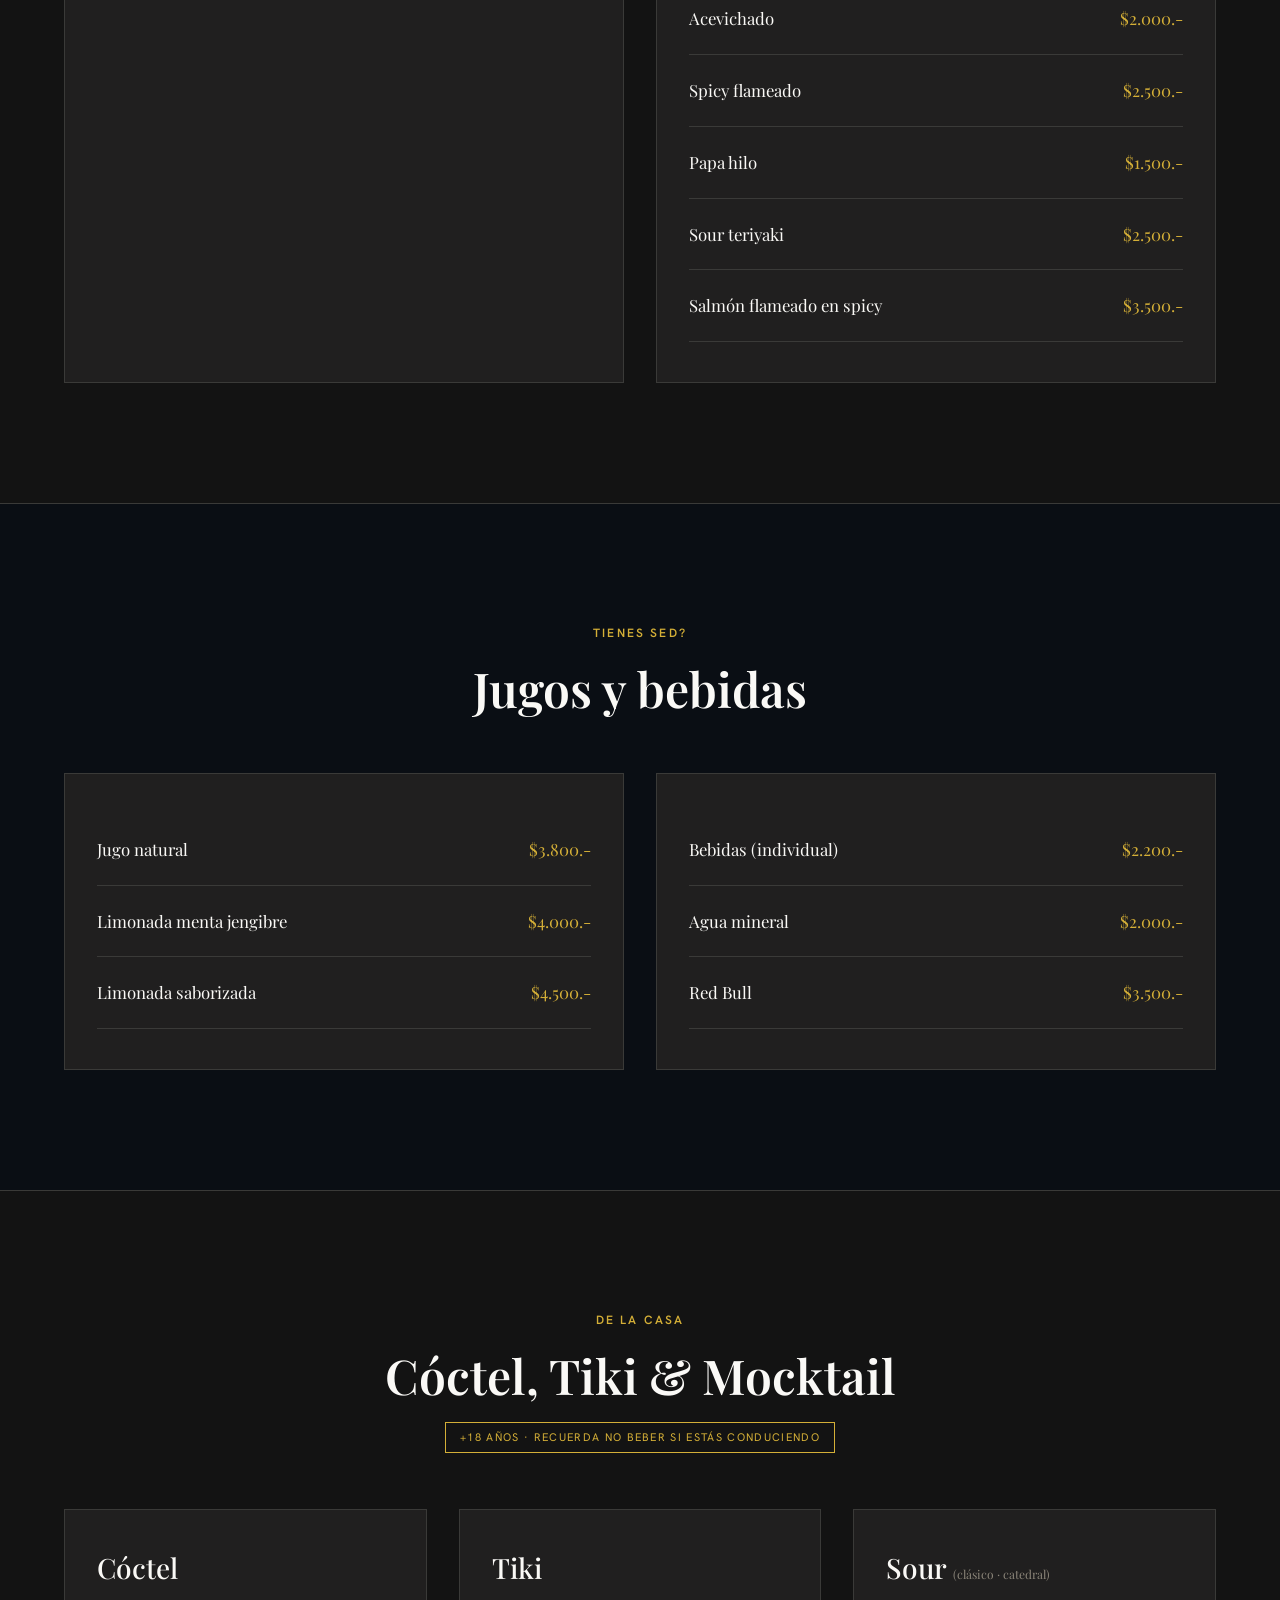
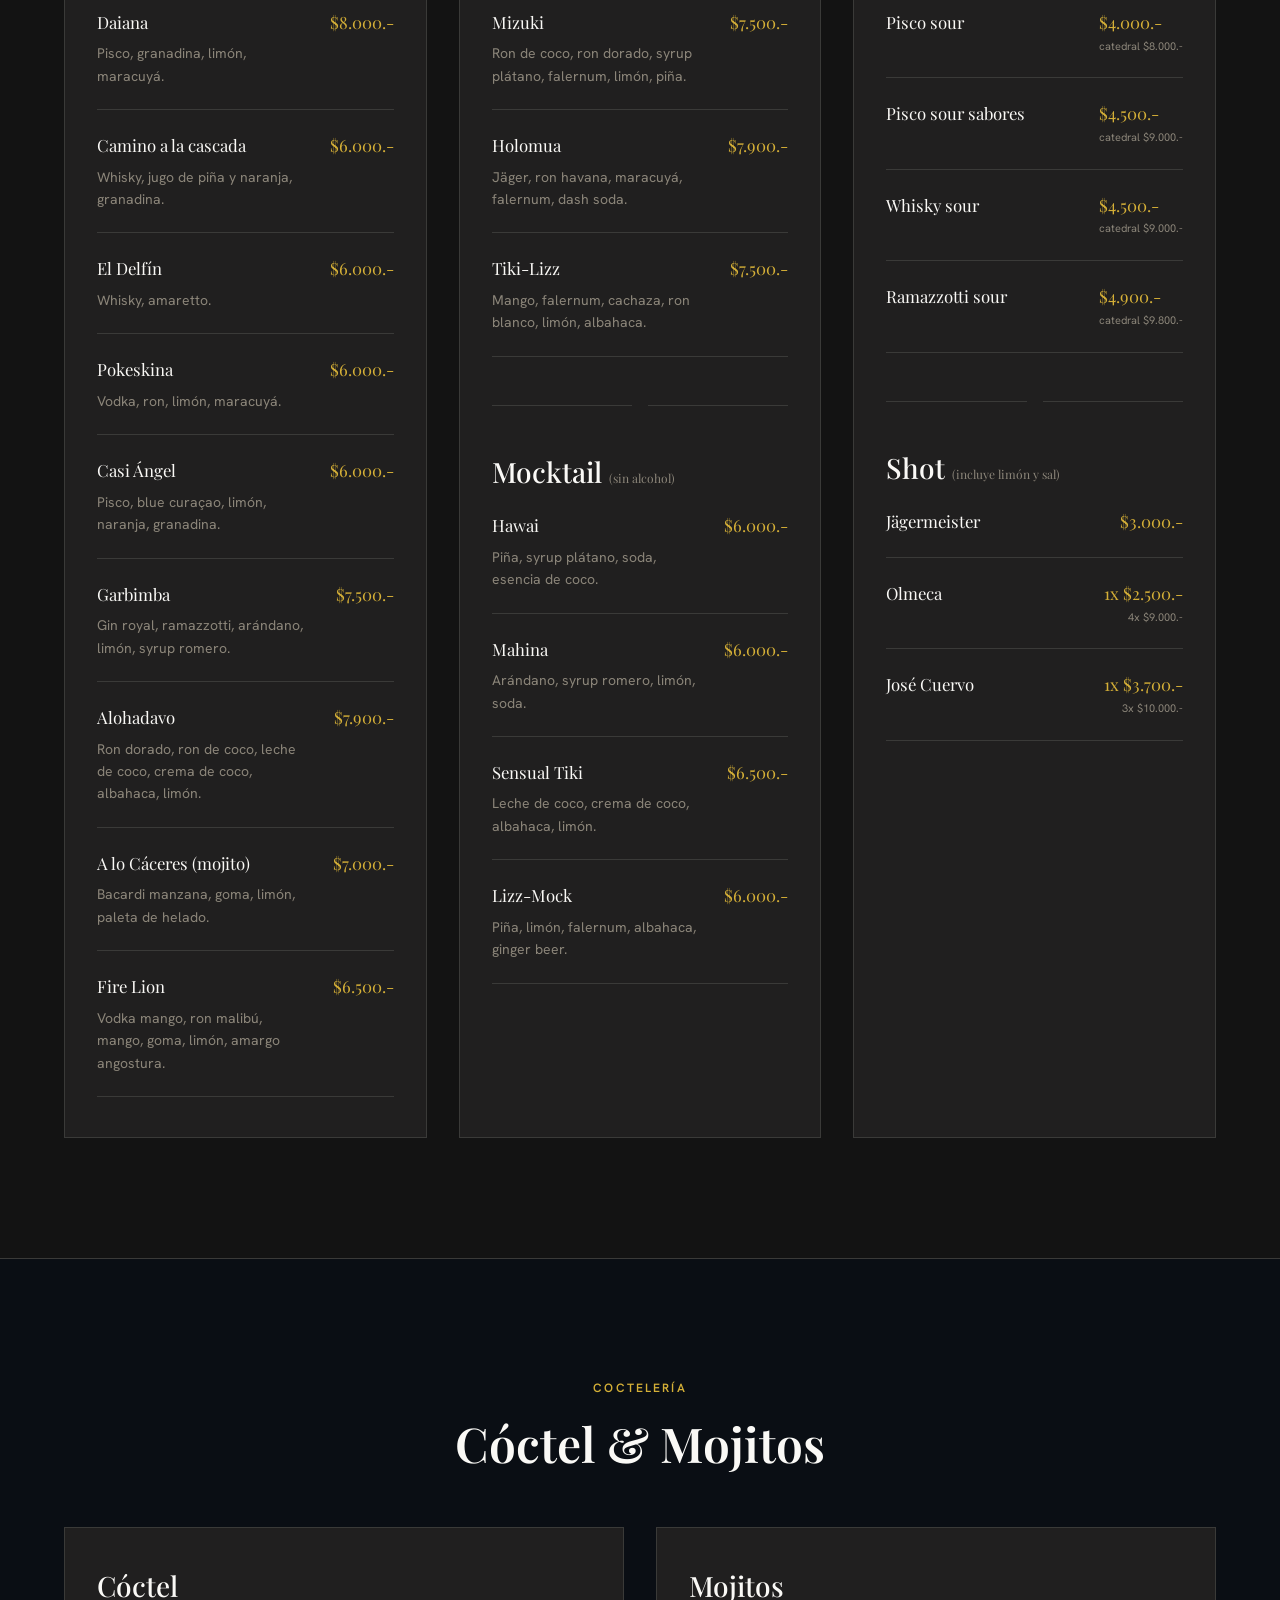
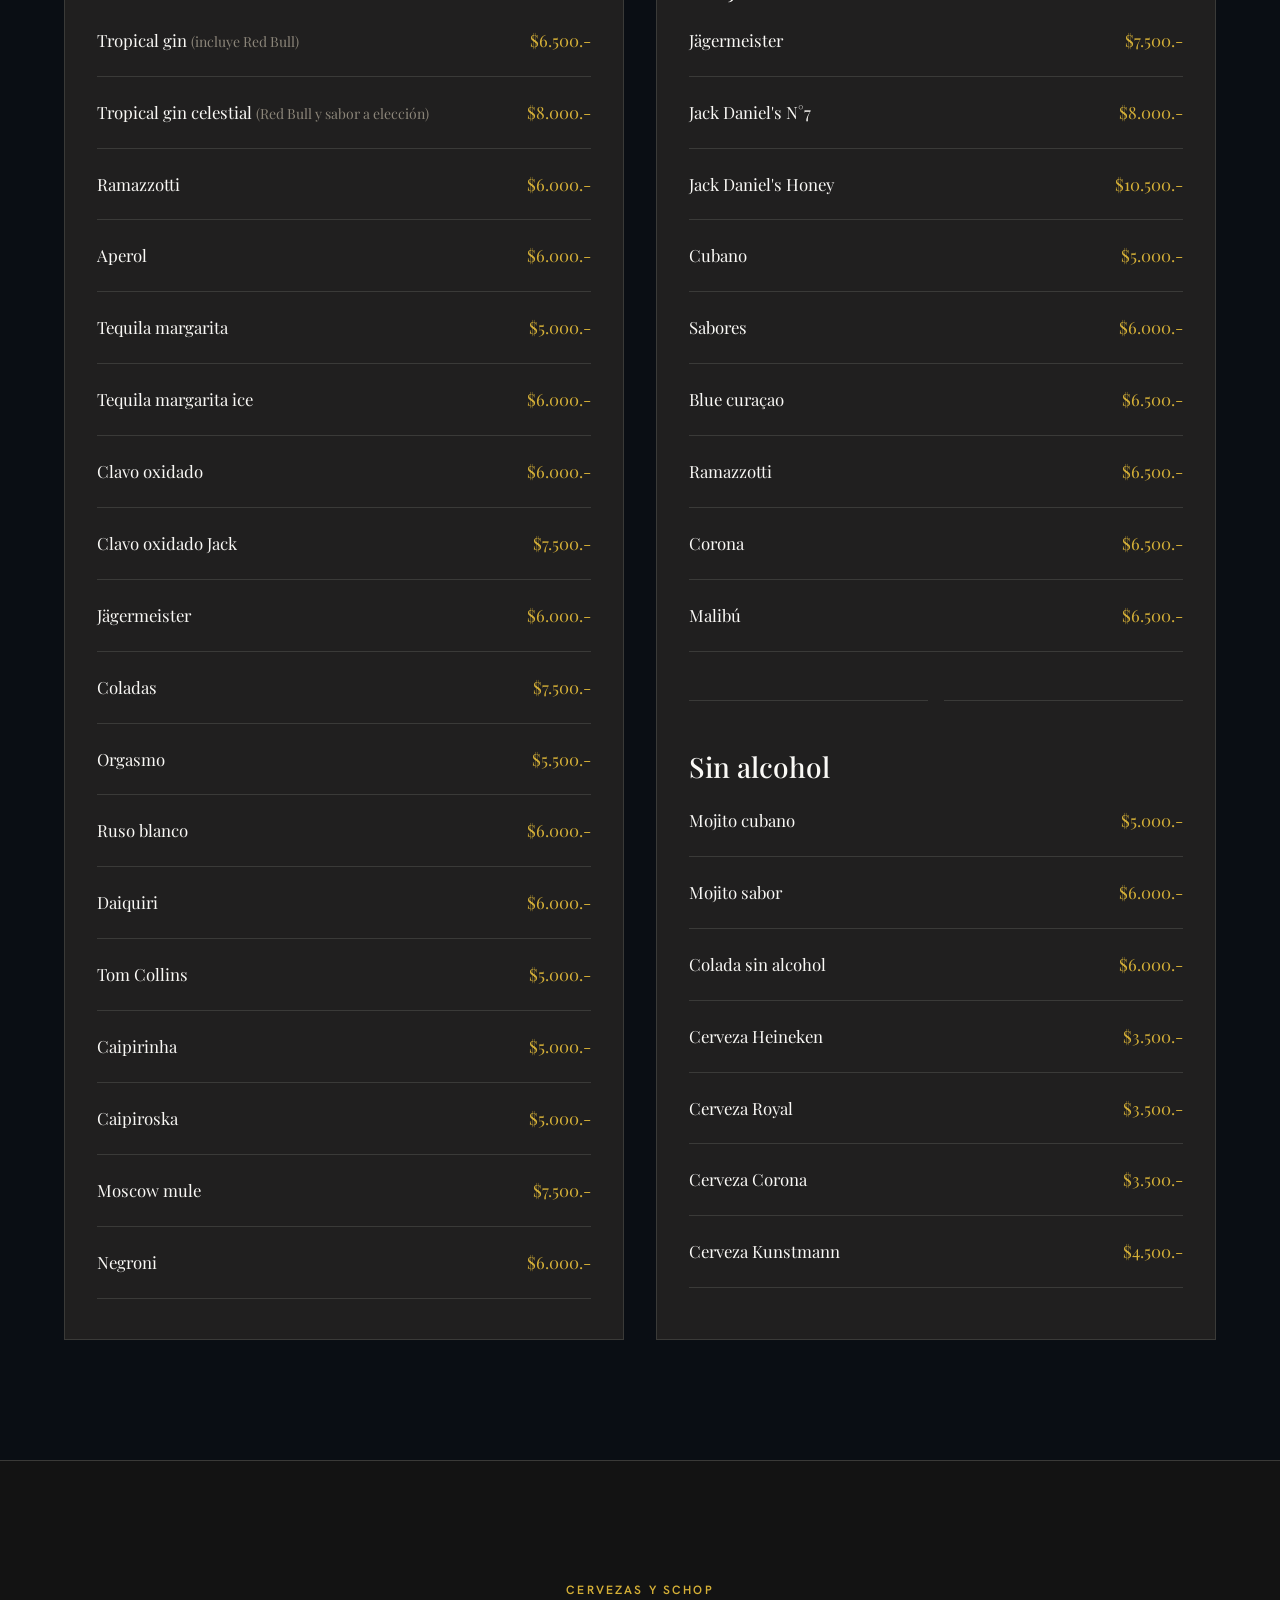
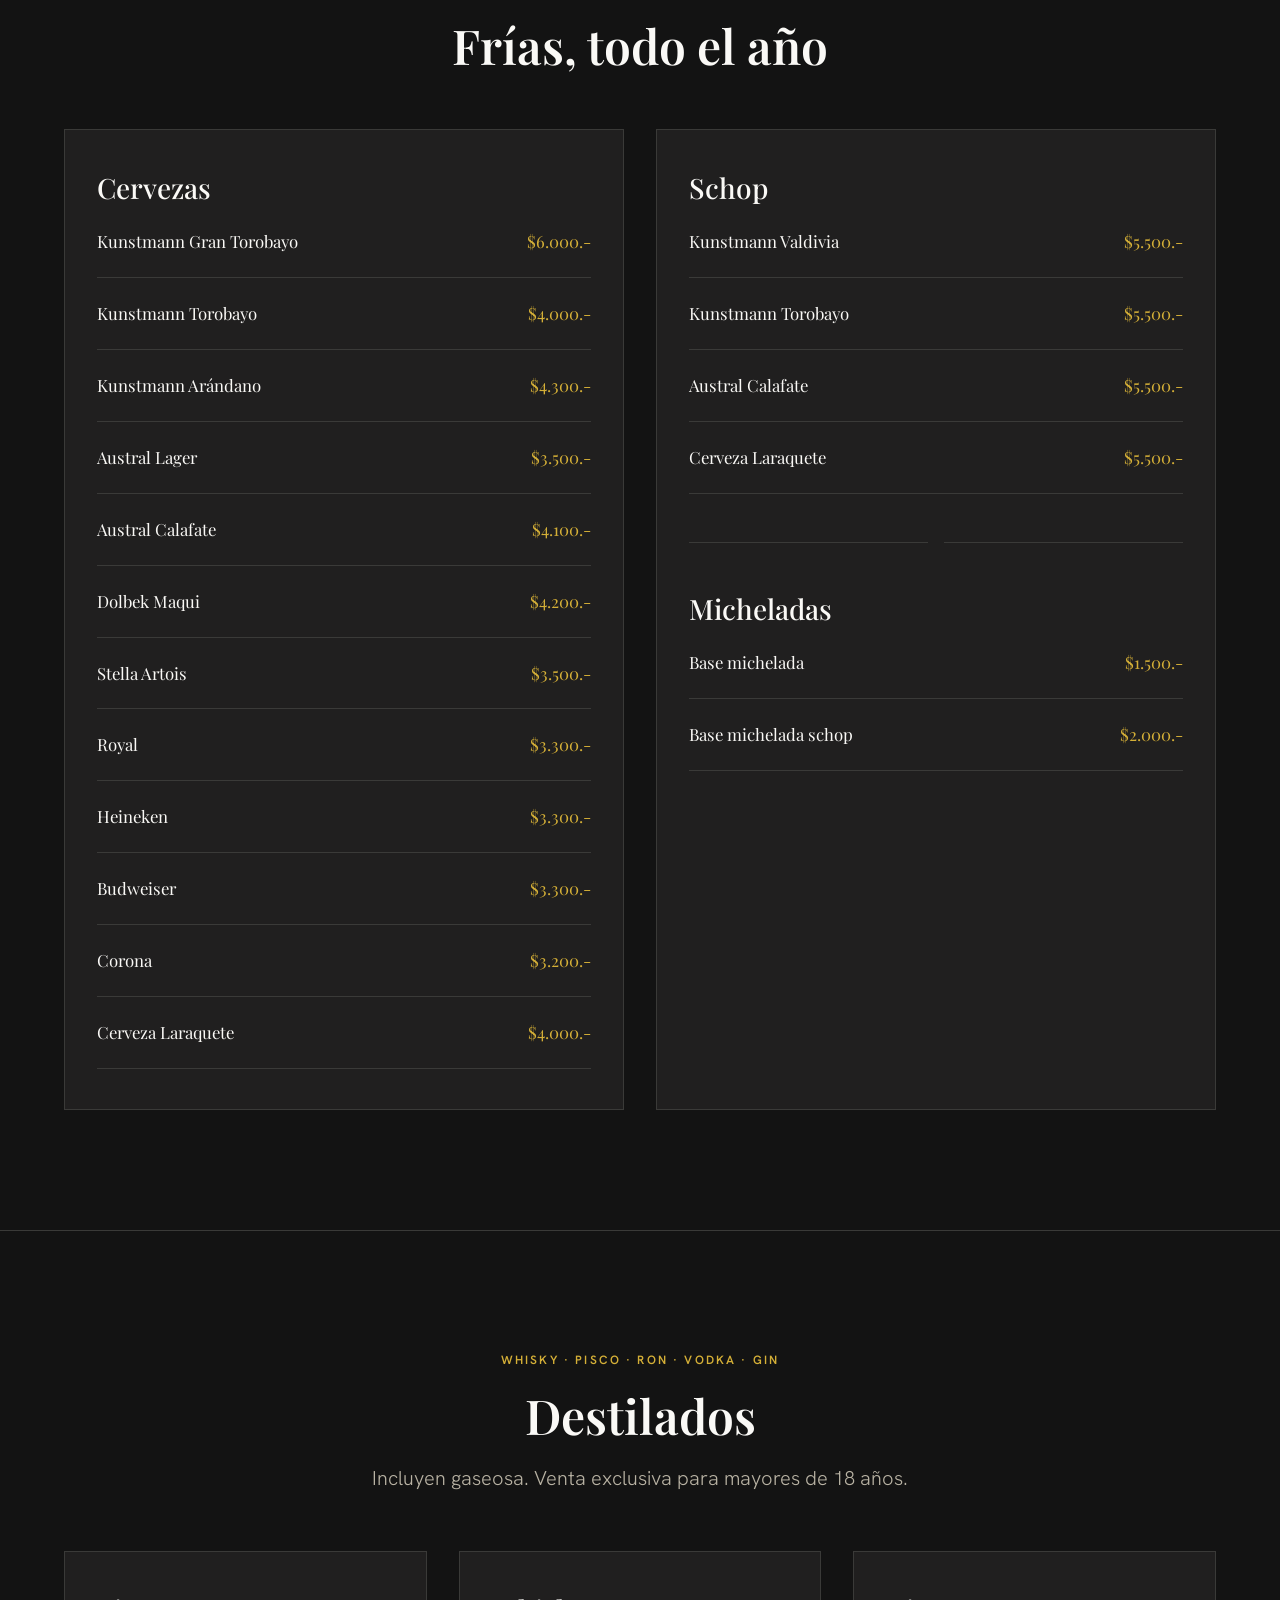
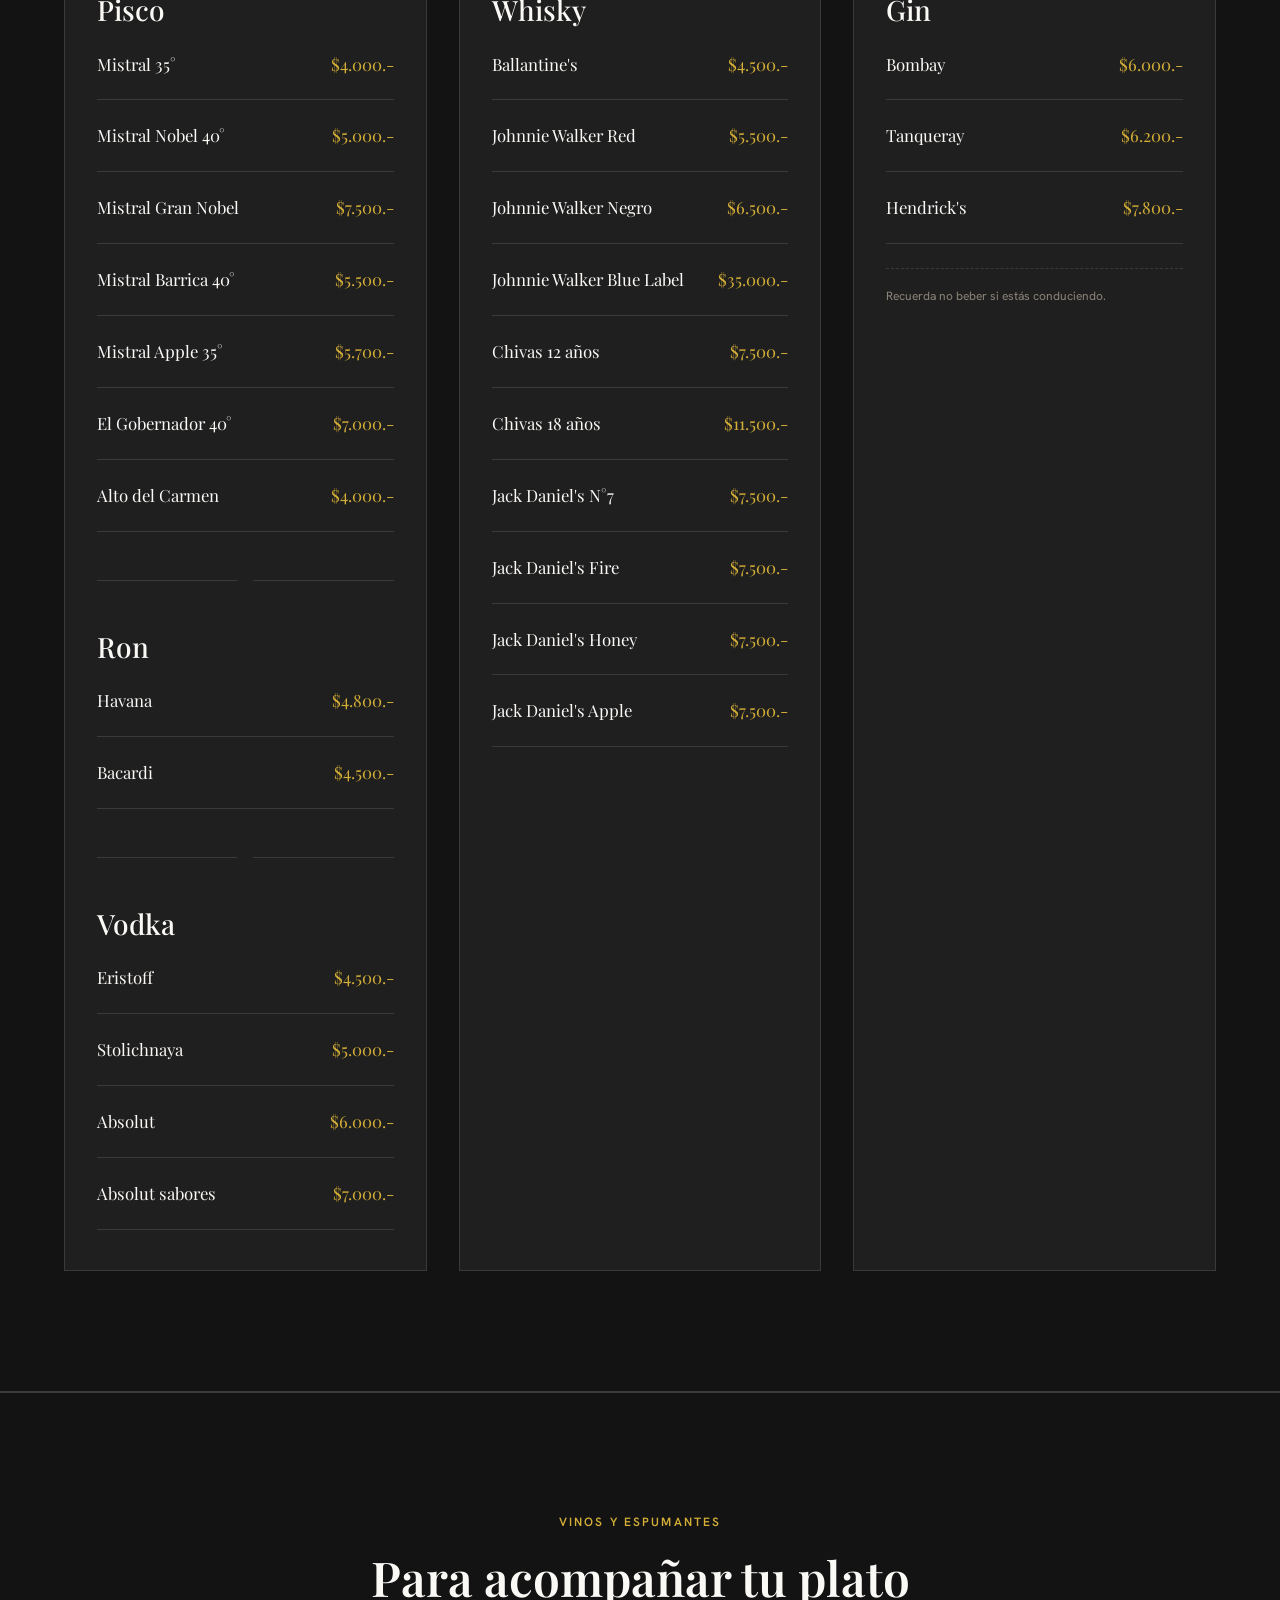
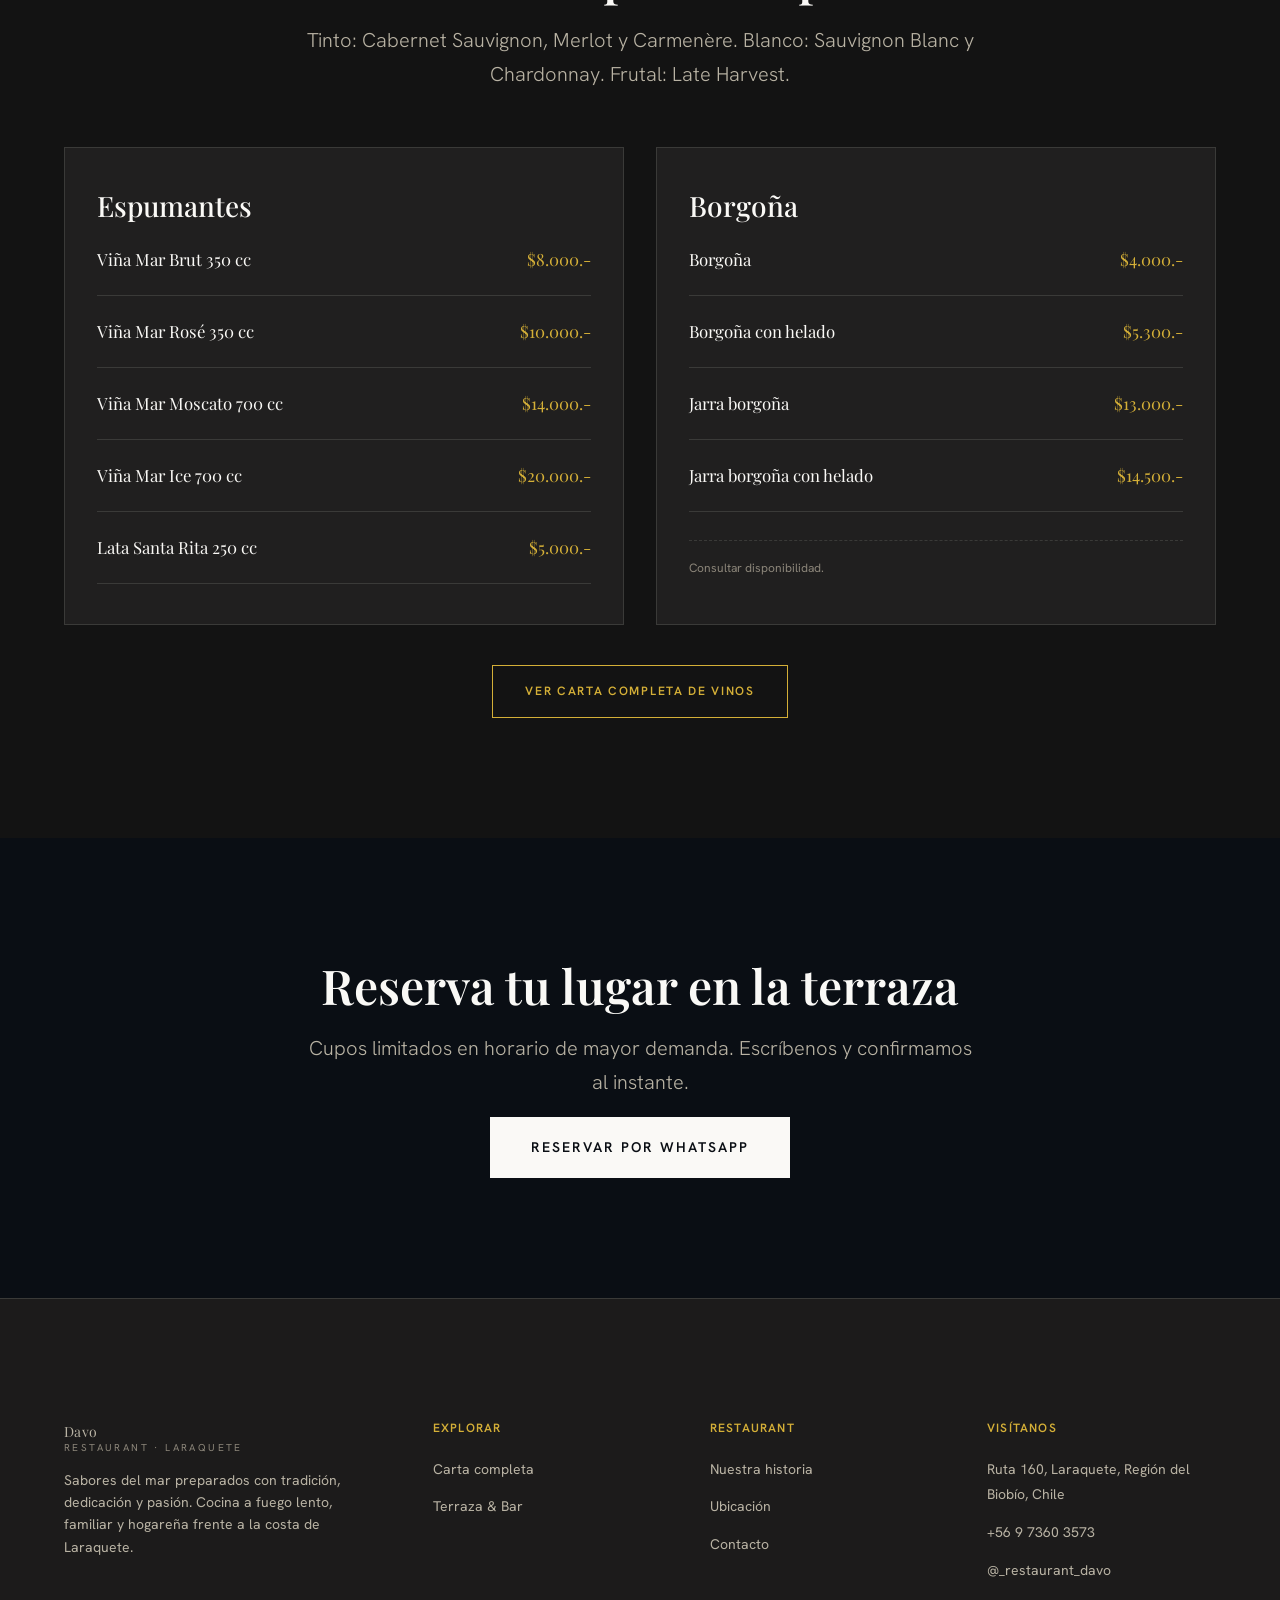
<file: terraza/index.html>
<!DOCTYPE html>
<html lang="es">
<head>
<meta charset="UTF-8">
<meta name="viewport" content="width=device-width, initial-scale=1.0">
<title>Terraza & Bar | Restaurant Davo — Laraquete</title>
<meta name="description" content="Terraza y bar de Restaurant Davo en Laraquete: coctelería, mojitos, sours, cervezas, vinos y espumantes frente a la costa, desde las 17 horas.">
<link rel="canonical" href="https://www.restaurantdavo.cl/terraza/">
<meta name="theme-color" content="#0A0E14">
<link rel="icon" type="image/svg+xml" href="../favicon.svg">
<link rel="apple-touch-icon" href="../favicon.svg">

<meta property="og:type" content="website">
<meta property="og:site_name" content="Restaurant Davo">
<meta property="og:title" content="Terraza & Bar | Restaurant Davo — Laraquete">
<meta property="og:description" content="Terraza y bar de Restaurant Davo en Laraquete: coctelería, mojitos, sours, cervezas, vinos y espumantes frente a la costa, desde las 17 horas.">
<meta property="og:url" content="https://www.restaurantdavo.cl/terraza/">
<meta property="og:image" content="https://www.restaurantdavo.cl/assets/img/og-cover.png">
<meta property="og:locale" content="es_CL">

<meta name="twitter:card" content="summary_large_image">
<meta name="twitter:title" content="Terraza & Bar | Restaurant Davo — Laraquete">
<meta name="twitter:description" content="Terraza y bar de Restaurant Davo en Laraquete: coctelería, mojitos, sours, cervezas, vinos y espumantes frente a la costa, desde las 17 horas.">
<meta name="twitter:image" content="https://www.restaurantdavo.cl/assets/img/og-cover.png">

<link rel="preconnect" href="https://fonts.googleapis.com">
<link rel="preconnect" href="https://fonts.gstatic.com" crossorigin>
<link href="https://fonts.googleapis.com/css2?family=Playfair+Display:wght@500;600;700&family=Hanken+Grotesk:wght@300;400;500;600;700&display=swap" rel="stylesheet">
<link rel="stylesheet" href="../assets/css/style.css">

</head>
<body>
<a class="skip-link" href="#main">Saltar al contenido</a>
<header class="site-header" id="siteHeader">
<div class="container nav-row">
<a href="../" class="brand">Davo<span>Restaurant · Laraquete</span></a>
<nav class="nav-links" aria-label="Navegación principal">
<a href="../">Inicio</a>
<a href="../carta/">Carta</a>
<a href="../terraza/" aria-current="page">Terraza &amp; Bar</a>
</nav>
<div class="nav-actions">
<a class="btn btn-primary nav-cta" href="https://wa.me/56973603573?text=Hola%20Restaurant%20Davo%2C%20quisiera%20reservar%20una%20mesa" target="_blank" rel="noopener">Reservar mesa</a>
<button class="nav-toggle" aria-label="Abrir menú" aria-expanded="false" aria-controls="mobileMenu">
<svg width="20" height="14" viewBox="0 0 20 14" fill="none" xmlns="http://www.w3.org/2000/svg" aria-hidden="true"><path d="M0 1H20M0 7H20M0 13H20" stroke="currentColor" stroke-width="1.4"/></svg>
</button>
</div>
</div>
</header>
<div class="mobile-menu" id="mobileMenu">
<a href="../">Inicio</a>
<a href="../carta/">Carta</a>
<a href="../nosotros/">Nosotros</a>
<a href="../terraza/" aria-current="page">Terraza & Bar</a>
<a href="../ubicacion/">Ubicación</a>
<a href="../contacto/">Contacto</a>
<a class="btn btn-primary" href="https://wa.me/56973603573?text=Hola%20Restaurant%20Davo%2C%20quisiera%20reservar%20una%20mesa" target="_blank" rel="noopener">Reservar mesa por WhatsApp</a>
<div class="mobile-menu__foot">
<span>+56 9 7360 3573</span>
<span>Ruta 160, Laraquete, Región del Biobío, Chile</span>
<span>Lunes a domingo, desde el mediodía</span>
</div>
</div>
<main id="main">
<section class="hero hero-sm section-line-bottom">
<div class="hero__content">
<span class="eyebrow center">Desde las 17 horas</span>
<h1>Terraza &amp; Bar</h1>
<p class="lede" style="max-width:560px;">Coctelería de autor, cervezas, vinos y buena compañía, frente a la costa de Laraquete.</p>
<div class="hero__actions">
<a class="btn btn-primary" href="https://wa.me/56973603573?text=Hola%20Restaurant%20Davo%2C%20quisiera%20reservar%20una%20mesa" target="_blank" rel="noopener">Reservar mesa en terraza</a>
</div>
</div>
</section>

<section class="section">
<div class="container grid grid-2" style="align-items:center;gap:64px;">
<div class="section-intro left reveal">
<span class="eyebrow">Atardecer en Laraquete</span>
<h2>El mejor momento para compartir</h2>
<p class="lede">Cuando cae la tarde, nuestra terraza se transforma: coctelería de autor, cervezas artesanales y una cuidada carta de vinos para acompañar la puesta de sol sobre el golfo de Arauco. El lugar ideal para compartir con amigos y familia.</p>
<span class="badge">+18 años</span>
</div>
<div class="terrace-gallery reveal">
<div class="plate plate--photo"><img src="../assets/img/restaurant-davo-fachada-noche.webp" alt="Fachada de Restaurant Davo iluminada de noche" loading="lazy" width="1536" height="1024"><span class="plate__label">Restaurant Davo de noche</span></div>
<div class="plate plate--photo"><img src="../assets/img/terraza-vista-costera.webp" alt="Vista costera al atardecer desde la terraza de Restaurant Davo" loading="lazy" width="1400" height="787"><span class="plate__label">Atardecer en la costanera</span></div>
<div class="plate plate--photo"><img src="../assets/img/terraza-ambiente-nocturno.webp" alt="Ambiente nocturno en la terraza de Restaurant Davo, con luces cálidas y madera" loading="lazy" width="1400" height="933"><span class="plate__label">Noches en la terraza</span></div>
</div>
</div>
</section>

<section class="section section-alt section-line-top section-line-bottom">
<div class="container">
<div class="section-intro reveal">
<span class="eyebrow center">Tienes hambre?</span>
<h2>Burgers</h2>
<p class="lede">130 gramos de deliciosa carne de vacuno saborizada con tocino ahumado en pan brioche, acompañado de papas fritas. ¿Simple o doble?</p>
</div>
<div class="grid grid-2" style="margin-top:56px;">
<div class="card reveal">
<h3>De la casa</h3>
<ul class="menu-list">
<li class="menu-item"><div><span class="menu-item__name">La 549</span><p class="menu-item__desc">Pepinillo, tocino, cheddar, cebolla morada, kétchup.</p></div><div class="menu-item__price">$8.500.-<small>doble $10.500.-</small></div></li>
<li class="menu-item"><div><span class="menu-item__name">La Chuma</span><p class="menu-item__desc">Tomate, tocino, pepinillos, cebolla blanca, kétchup, salsa ranch.</p></div><div class="menu-item__price">$8.500.-<small>doble $10.500.-</small></div></li>
<li class="menu-item"><div><span class="menu-item__name">El Araucano</span><p class="menu-item__desc">Pepinillos, tomate, lechuga, cheddar, tocino.</p></div><div class="menu-item__price">$8.500.-<small>doble $10.500.-</small></div></li>
<li class="menu-item"><div><span class="menu-item__name">Los Caicahues</span><p class="menu-item__desc">Cebolla grillada, camarones salteados, cheddar, champiñón, mayonesa.</p></div><div class="menu-item__price">$8.500.-<small>doble $10.500.-</small></div></li>
<li class="menu-item"><div><span class="menu-item__name">La Maldita</span><p class="menu-item__desc">Lechuga, champiñón, palta, queso cheddar, tocino y mayonesa.</p></div><div class="menu-item__price">$8.500.-<small>doble $10.500.-</small></div></li>
</ul>
</div>
<div class="card reveal">
<h3>Tradicionales</h3>
<ul class="menu-list">
<li class="menu-item"><div><span class="menu-item__name">Italiana</span><p class="menu-item__desc">Palta, tomate y cheddar.</p></div><div class="menu-item__price">$7.500.-<small>doble $9.500.-</small></div></li>
<li class="menu-item"><div><span class="menu-item__name">BBQ</span><p class="menu-item__desc">Tocino, aros de cebolla, salsa bbq, cheddar.</p></div><div class="menu-item__price">$8.500.-<small>doble $10.500.-</small></div></li>
<li class="menu-item"><div><span class="menu-item__name">Cheese Burguer</span><p class="menu-item__desc">Carne, queso cheddar.</p></div><div class="menu-item__price">$6.000.-<small>doble $8.000.-</small></div></li>
<li class="menu-item"><div><span class="menu-item__name">Cheddar</span><p class="menu-item__desc">Tocino, aros de cebolla, cheddar, palta, bañada en salsa cheddar.</p></div><div class="menu-item__price">$10.000.-<small>doble $12.500.-</small></div></li>
<li class="menu-item"><div><span class="menu-item__name">Americana</span><p class="menu-item__desc">Tomate, lechuga, tocino, cheddar.</p></div><div class="menu-item__price">$8.500.-<small>doble $10.500.-</small></div></li>
</ul>
</div>
</div>
</div>
</section>

<section class="section">
<div class="container">
<div class="section-intro reveal">
<span class="eyebrow center">Para compartir</span>
<h2>Papitas con salsa &amp; Nachos</h2>
<p class="lede">Para los amantes de las papas fritas, sin duda: 700 gramos de sabor (para dos).</p>
</div>
<div class="grid grid-2" style="margin-top:56px;">
<div class="card reveal">
<h3>Papitas con salsa</h3>
<ul class="menu-list">
<li class="menu-item"><div><span class="menu-item__name">Papitas pollo</span><p class="menu-item__desc">Papas fritas con cortes de pollo salteados con crema, champiñón y cebollín.</p></div><div class="menu-item__price">$16.000.-</div></li>
<li class="menu-item"><div><span class="menu-item__name">Papitas carne</span><p class="menu-item__desc">Finos cortes de vacuno salteados con cebolla caramelizada y ciboulette.</p></div><div class="menu-item__price">$17.000.-</div></li>
<li class="menu-item"><div><span class="menu-item__name">Papitas carapacho (carne de jaiba)</span><p class="menu-item__desc">Papas fritas con salsa cremosa de carapacho.</p></div><div class="menu-item__price">$18.000.-</div></li>
<li class="menu-item"><div><span class="menu-item__name">Papitas camarón</span><p class="menu-item__desc">Con camarones ecuatorianos salteados en salsa blanca.</p></div><div class="menu-item__price">$18.000.-</div></li>
</ul>
</div>
<div class="card reveal">
<h3>Nachos <span style="color:var(--ink-faint);font-weight:400;font-size:12px;">(para tres)</span></h3>
<ul class="menu-list">
<li class="menu-item"><div><span class="menu-item__name">Nachos fritos</span><p class="menu-item__desc">32 piezas de una exquisita masa frita, acompañados con guacamole y salsa del día.</p></div><div class="menu-item__price">$6.500.-</div></li>
</ul>
<div class="divider"></div>
<h3>Champiñones rellenos</h3>
<ul class="menu-list">
<li class="menu-item"><div><span class="menu-item__name">Champiñones rellenos</span><p class="menu-item__desc">2 rellenos de pino de machas, 2 de pino de carapacho, 2 de pollo, cebollín, tocino y cebolla.</p></div><div class="menu-item__price">$8.000.-</div></li>
</ul>
</div>
</div>
</div>
</section>

<section class="section section-alt section-line-top">
<div class="container">
<div class="section-intro reveal">
<span class="eyebrow center">Ya decidiste?</span>
<h2>Ceviches &amp; Empanadas</h2>
</div>
<div class="grid grid-2" style="margin-top:56px;">
<div class="card reveal">
<h3>Ceviches <span style="color:var(--ink-faint);font-weight:400;font-size:12px;">— uno para ti o para compartir</span></h3>
<ul class="menu-list">
<li class="menu-item"><div><span class="menu-item__name">Ceviche de pescado</span><p class="menu-item__desc">Salmón y reineta, marinados en jugo de limón, cebolla morada, cilantro y una trilogía de pimentón, acompañado con palta.</p></div><div class="menu-item__price">$7.500.-<small>para compartir $13.500.-</small></div></li>
<li class="menu-item"><div><span class="menu-item__name">Ceviche marinero</span><p class="menu-item__desc">Misma base de nuestro ceviche de pescado, además de camarones salteados, machas y choritos.</p></div><div class="menu-item__price">$8.500.-<small>para compartir $14.500.-</small></div></li>
<li class="menu-item"><div><span class="menu-item__name">Ceviche macha camarón</span><p class="menu-item__desc">Machas y camarones salteados, marinados en jugo de limón, con pimentón y palta.</p></div><div class="menu-item__price">$7.500.-<small>para compartir $13.500.-</small></div></li>
</ul>
</div>
<div class="card reveal">
<h3>Empanadas <span style="color:var(--ink-faint);font-weight:400;font-size:12px;">— delgada y crujiente masa frita</span></h3>
<ul class="menu-list">
<li class="menu-item"><span class="menu-item__name">Pino marisco</span><div class="menu-item__price">$2.500.-</div></li>
<li class="menu-item"><span class="menu-item__name">Macha queso</span><div class="menu-item__price">$2.500.-</div></li>
<li class="menu-item"><span class="menu-item__name">Carapacho queso</span><div class="menu-item__price">$2.500.-</div></li>
<li class="menu-item"><span class="menu-item__name">Camarón queso</span><div class="menu-item__price">$2.500.-</div></li>
</ul>
</div>
</div>
</div>
</section>

<section class="section">
<div class="container">
<div class="section-intro reveal">
<span class="eyebrow center">Ideal para compartir con alguien más</span>
<h2>Tablitas <span style="color:var(--ink-faint);font-weight:400;font-size:1rem;">(para dos)</span></h2>
</div>
<div class="grid grid-3" style="margin-top:56px;">
<div class="card reveal">
<h3>La Barra</h3>
<p class="menu-item__desc">Pollo provenzal, carne salteada, queso cubo, jamón serrano, grisines, salsa ranch y papas fritas.</p>
<div class="menu-item__price" style="margin-top:12px;">$14.500.-</div>
</div>
<div class="card reveal">
<h3>Barlovento</h3>
<p class="menu-item__desc">Champiñones rellenos, aros de cebolla, palitos de queso fritos, papas fritas, quesadillas (a elección del chef) y jamón serrano.</p>
<div class="menu-item__price" style="margin-top:12px;">$13.000.-</div>
</div>
<div class="card reveal">
<h3>En el Pacífico</h3>
<p class="menu-item__desc">Carapacho caliente, ceviche, empanadas, camarones apanados, papas fritas.</p>
<div class="menu-item__price" style="margin-top:12px;">$15.000.-</div>
</div>
</div>
<div class="grid grid-2" style="margin-top:24px;">
<div class="card reveal">
<h3>Quesadillas</h3>
<p class="menu-item__desc">4 quesadillas, todas incluyen queso, guacamole y salsa de ajo (1 camarón, cebollín, pimentón; 1 carne, tocino, cebolla caramelizada; 1 pollo, cebollín y tocino; 1 champiñón, cebollín, choclo).</p>
<div class="menu-item__price" style="margin-top:12px;">$16.900.-</div>
</div>
</div>
</div>
</section>

<section class="section section-alt section-line-top section-line-bottom">
<div class="container">
<div class="section-intro reveal">
<span class="eyebrow center">Especial sábados</span>
<h2>Sushi al estilo Davo</h2>
</div>
<div class="grid grid-2" style="margin-top:56px;">
<div class="card reveal">
<h3>Rolls premium</h3>
<ul class="menu-list">
<li class="menu-item"><div><span class="menu-item__name">Cobertura de salmón sour agridulce</span><p class="menu-item__desc">Relleno pulpo, queso crema y palta.</p></div><div class="menu-item__price">$8.000.-</div></li>
<li class="menu-item"><div><span class="menu-item__name">Cobertura arcoíris (salmón + palta)</span><p class="menu-item__desc">Relleno locos, ciboullete, pepinos.</p></div><div class="menu-item__price">$8.000.-</div></li>
<li class="menu-item"><div><span class="menu-item__name">Cobertura de panko con topping pollo tempura teriyaki</span><p class="menu-item__desc">Relleno salmón, palta, cebollín.</p></div><div class="menu-item__price">$8.000.-</div></li>
<li class="menu-item"><div><span class="menu-item__name">Cobertura de jamón serrano con topping acevichado</span><p class="menu-item__desc">Relleno camarón, morrón y queso crema.</p></div><div class="menu-item__price">$8.000.-</div></li>
</ul>
</div>
<div class="card reveal">
<h3>Promociones determinadas</h3>
<ul class="menu-list">
<li class="menu-item"><div><span class="menu-item__name">Promo 1 — 3 rolls + hosomaki</span><p class="menu-item__desc">Envolt. panko: kanikama, palta, queso crema. Envolt. queso crema: pollo tempura, cebollín, palta. Envolt. sésamo: pollo tempura, morrón, queso crema. 4 piezas de hosomaki.</p></div><div class="menu-item__price">$20.000.-</div></li>
<li class="menu-item"><div><span class="menu-item__name">Promo 2 — 4 rolls + hosomaki</span><p class="menu-item__desc">Envolt. sésamo: pollo katsu, palta, queso crema. Envolt. frutos secos: salmón, pepino, queso crema. Envolt. queso crema: kanikama, cebollín, palmito. Envolt. panko: pollo tempura, morrón, queso crema. 4 piezas de hosomaki.</p></div><div class="menu-item__price">$25.000.-</div></li>
<li class="menu-item"><div><span class="menu-item__name">Promo 3 — 5 rolls + hosomaki</span><p class="menu-item__desc">Envolt. salmón: camarón, cebollín, queso crema. Envolt. queso crema: macha, palta, pepino. Envolt. palta: pollo katsu, palmito, queso crema. Envolt. frutos secos: salmón, palta, queso crema. Envolt. panko: pollo tempura, palmito, queso crema. 4 piezas de hosomaki.</p></div><div class="menu-item__price">$32.000.-</div></li>
</ul>
<div class="divider"></div>
<h3>Agrega un topping</h3>
<ul class="menu-list">
<li class="menu-item"><span class="menu-item__name">Acevichado</span><div class="menu-item__price">$2.000.-</div></li>
<li class="menu-item"><span class="menu-item__name">Spicy flameado</span><div class="menu-item__price">$2.500.-</div></li>
<li class="menu-item"><span class="menu-item__name">Papa hilo</span><div class="menu-item__price">$1.500.-</div></li>
<li class="menu-item"><span class="menu-item__name">Sour teriyaki</span><div class="menu-item__price">$2.500.-</div></li>
<li class="menu-item"><span class="menu-item__name">Salmón flameado en spicy</span><div class="menu-item__price">$3.500.-</div></li>
</ul>
</div>
</div>
</div>
</section>

<section class="section">
<div class="container">
<div class="section-intro reveal">
<span class="eyebrow center">Tienes sed?</span>
<h2>Jugos y bebidas</h2>
</div>
<div class="grid grid-2" style="margin-top:56px;">
<div class="card reveal">
<ul class="menu-list">
<li class="menu-item"><span class="menu-item__name">Jugo natural</span><div class="menu-item__price">$3.800.-</div></li>
<li class="menu-item"><span class="menu-item__name">Limonada menta jengibre</span><div class="menu-item__price">$4.000.-</div></li>
<li class="menu-item"><span class="menu-item__name">Limonada saborizada</span><div class="menu-item__price">$4.500.-</div></li>
</ul>
</div>
<div class="card reveal">
<ul class="menu-list">
<li class="menu-item"><span class="menu-item__name">Bebidas (individual)</span><div class="menu-item__price">$2.200.-</div></li>
<li class="menu-item"><span class="menu-item__name">Agua mineral</span><div class="menu-item__price">$2.000.-</div></li>
<li class="menu-item"><span class="menu-item__name">Red Bull</span><div class="menu-item__price">$3.500.-</div></li>
</ul>
</div>
</div>
</div>
</section>

<section class="section section-alt section-line-top section-line-bottom">
<div class="container">
<div class="section-intro reveal">
<span class="eyebrow center">De la casa</span>
<h2>Cóctel, Tiki &amp; Mocktail</h2>
<span class="badge">+18 años · recuerda no beber si estás conduciendo</span>
</div>
<div class="grid grid-3" style="margin-top:56px;">
<div class="card reveal">
<h3>Cóctel</h3>
<ul class="menu-list">
<li class="menu-item"><div><span class="menu-item__name">Daiana</span><p class="menu-item__desc">Pisco, granadina, limón, maracuyá.</p></div><div class="menu-item__price">$8.000.-</div></li>
<li class="menu-item"><div><span class="menu-item__name">Camino a la cascada</span><p class="menu-item__desc">Whisky, jugo de piña y naranja, granadina.</p></div><div class="menu-item__price">$6.000.-</div></li>
<li class="menu-item"><div><span class="menu-item__name">El Delfín</span><p class="menu-item__desc">Whisky, amaretto.</p></div><div class="menu-item__price">$6.000.-</div></li>
<li class="menu-item"><div><span class="menu-item__name">Pokeskina</span><p class="menu-item__desc">Vodka, ron, limón, maracuyá.</p></div><div class="menu-item__price">$6.000.-</div></li>
<li class="menu-item"><div><span class="menu-item__name">Casi Ángel</span><p class="menu-item__desc">Pisco, blue curaçao, limón, naranja, granadina.</p></div><div class="menu-item__price">$6.000.-</div></li>
<li class="menu-item"><div><span class="menu-item__name">Garbimba</span><p class="menu-item__desc">Gin royal, ramazzotti, arándano, limón, syrup romero.</p></div><div class="menu-item__price">$7.500.-</div></li>
<li class="menu-item"><div><span class="menu-item__name">Alohadavo</span><p class="menu-item__desc">Ron dorado, ron de coco, leche de coco, crema de coco, albahaca, limón.</p></div><div class="menu-item__price">$7.900.-</div></li>
<li class="menu-item"><div><span class="menu-item__name">A lo Cáceres (mojito)</span><p class="menu-item__desc">Bacardi manzana, goma, limón, paleta de helado.</p></div><div class="menu-item__price">$7.000.-</div></li>
<li class="menu-item"><div><span class="menu-item__name">Fire Lion</span><p class="menu-item__desc">Vodka mango, ron malibú, mango, goma, limón, amargo angostura.</p></div><div class="menu-item__price">$6.500.-</div></li>
</ul>
</div>
<div class="card reveal">
<h3>Tiki</h3>
<ul class="menu-list">
<li class="menu-item"><div><span class="menu-item__name">Mizuki</span><p class="menu-item__desc">Ron de coco, ron dorado, syrup plátano, falernum, limón, piña.</p></div><div class="menu-item__price">$7.500.-</div></li>
<li class="menu-item"><div><span class="menu-item__name">Holomua</span><p class="menu-item__desc">Jäger, ron havana, maracuyá, falernum, dash soda.</p></div><div class="menu-item__price">$7.900.-</div></li>
<li class="menu-item"><div><span class="menu-item__name">Tiki-Lizz</span><p class="menu-item__desc">Mango, falernum, cachaza, ron blanco, limón, albahaca.</p></div><div class="menu-item__price">$7.500.-</div></li>
</ul>
<div class="divider"></div>
<h3>Mocktail <span style="color:var(--ink-faint);font-weight:400;font-size:12px;">(sin alcohol)</span></h3>
<ul class="menu-list">
<li class="menu-item"><div><span class="menu-item__name">Hawai</span><p class="menu-item__desc">Piña, syrup plátano, soda, esencia de coco.</p></div><div class="menu-item__price">$6.000.-</div></li>
<li class="menu-item"><div><span class="menu-item__name">Mahina</span><p class="menu-item__desc">Arándano, syrup romero, limón, soda.</p></div><div class="menu-item__price">$6.000.-</div></li>
<li class="menu-item"><div><span class="menu-item__name">Sensual Tiki</span><p class="menu-item__desc">Leche de coco, crema de coco, albahaca, limón.</p></div><div class="menu-item__price">$6.500.-</div></li>
<li class="menu-item"><div><span class="menu-item__name">Lizz-Mock</span><p class="menu-item__desc">Piña, limón, falernum, albahaca, ginger beer.</p></div><div class="menu-item__price">$6.000.-</div></li>
</ul>
</div>
<div class="card reveal">
<h3>Sour <span style="color:var(--ink-faint);font-weight:400;font-size:12px;">(clásico · catedral)</span></h3>
<ul class="menu-list">
<li class="menu-item"><span class="menu-item__name">Pisco sour</span><div class="menu-item__price">$4.000.-<small>catedral $8.000.-</small></div></li>
<li class="menu-item"><span class="menu-item__name">Pisco sour sabores</span><div class="menu-item__price">$4.500.-<small>catedral $9.000.-</small></div></li>
<li class="menu-item"><span class="menu-item__name">Whisky sour</span><div class="menu-item__price">$4.500.-<small>catedral $9.000.-</small></div></li>
<li class="menu-item"><span class="menu-item__name">Ramazzotti sour</span><div class="menu-item__price">$4.900.-<small>catedral $9.800.-</small></div></li>
</ul>
<div class="divider"></div>
<h3>Shot <span style="color:var(--ink-faint);font-weight:400;font-size:12px;">(incluye limón y sal)</span></h3>
<ul class="menu-list">
<li class="menu-item"><span class="menu-item__name">Jägermeister</span><div class="menu-item__price">$3.000.-</div></li>
<li class="menu-item"><span class="menu-item__name">Olmeca</span><div class="menu-item__price">1x $2.500.-<small>4x $9.000.-</small></div></li>
<li class="menu-item"><span class="menu-item__name">José Cuervo</span><div class="menu-item__price">1x $3.700.-<small>3x $10.000.-</small></div></li>
</ul>
</div>
</div>
</div>
</section>

<section class="section">
<div class="container">
<div class="section-intro reveal">
<span class="eyebrow center">Coctelería</span>
<h2>Cóctel &amp; Mojitos</h2>
</div>
<div class="grid grid-2" style="margin-top:56px;">
<div class="card reveal">
<h3>Cóctel</h3>
<ul class="menu-list">
<li class="menu-item"><span class="menu-item__name">Tropical gin <small style="color:var(--ink-faint);">(incluye Red Bull)</small></span><div class="menu-item__price">$6.500.-</div></li>
<li class="menu-item"><span class="menu-item__name">Tropical gin celestial <small style="color:var(--ink-faint);">(Red Bull y sabor a elección)</small></span><div class="menu-item__price">$8.000.-</div></li>
<li class="menu-item"><span class="menu-item__name">Ramazzotti</span><div class="menu-item__price">$6.000.-</div></li>
<li class="menu-item"><span class="menu-item__name">Aperol</span><div class="menu-item__price">$6.000.-</div></li>
<li class="menu-item"><span class="menu-item__name">Tequila margarita</span><div class="menu-item__price">$5.000.-</div></li>
<li class="menu-item"><span class="menu-item__name">Tequila margarita ice</span><div class="menu-item__price">$6.000.-</div></li>
<li class="menu-item"><span class="menu-item__name">Clavo oxidado</span><div class="menu-item__price">$6.000.-</div></li>
<li class="menu-item"><span class="menu-item__name">Clavo oxidado Jack</span><div class="menu-item__price">$7.500.-</div></li>
<li class="menu-item"><span class="menu-item__name">Jägermeister</span><div class="menu-item__price">$6.000.-</div></li>
<li class="menu-item"><span class="menu-item__name">Coladas</span><div class="menu-item__price">$7.500.-</div></li>
<li class="menu-item"><span class="menu-item__name">Orgasmo</span><div class="menu-item__price">$5.500.-</div></li>
<li class="menu-item"><span class="menu-item__name">Ruso blanco</span><div class="menu-item__price">$6.000.-</div></li>
<li class="menu-item"><span class="menu-item__name">Daiquiri</span><div class="menu-item__price">$6.000.-</div></li>
<li class="menu-item"><span class="menu-item__name">Tom Collins</span><div class="menu-item__price">$5.000.-</div></li>
<li class="menu-item"><span class="menu-item__name">Caipirinha</span><div class="menu-item__price">$5.000.-</div></li>
<li class="menu-item"><span class="menu-item__name">Caipiroska</span><div class="menu-item__price">$5.000.-</div></li>
<li class="menu-item"><span class="menu-item__name">Moscow mule</span><div class="menu-item__price">$7.500.-</div></li>
<li class="menu-item"><span class="menu-item__name">Negroni</span><div class="menu-item__price">$6.000.-</div></li>
</ul>
</div>
<div class="card reveal">
<h3>Mojitos</h3>
<ul class="menu-list">
<li class="menu-item"><span class="menu-item__name">Jägermeister</span><div class="menu-item__price">$7.500.-</div></li>
<li class="menu-item"><span class="menu-item__name">Jack Daniel's N°7</span><div class="menu-item__price">$8.000.-</div></li>
<li class="menu-item"><span class="menu-item__name">Jack Daniel's Honey</span><div class="menu-item__price">$10.500.-</div></li>
<li class="menu-item"><span class="menu-item__name">Cubano</span><div class="menu-item__price">$5.000.-</div></li>
<li class="menu-item"><span class="menu-item__name">Sabores</span><div class="menu-item__price">$6.000.-</div></li>
<li class="menu-item"><span class="menu-item__name">Blue curaçao</span><div class="menu-item__price">$6.500.-</div></li>
<li class="menu-item"><span class="menu-item__name">Ramazzotti</span><div class="menu-item__price">$6.500.-</div></li>
<li class="menu-item"><span class="menu-item__name">Corona</span><div class="menu-item__price">$6.500.-</div></li>
<li class="menu-item"><span class="menu-item__name">Malibú</span><div class="menu-item__price">$6.500.-</div></li>
</ul>
<div class="divider"></div>
<h3>Sin alcohol</h3>
<ul class="menu-list">
<li class="menu-item"><span class="menu-item__name">Mojito cubano</span><div class="menu-item__price">$5.000.-</div></li>
<li class="menu-item"><span class="menu-item__name">Mojito sabor</span><div class="menu-item__price">$6.000.-</div></li>
<li class="menu-item"><span class="menu-item__name">Colada sin alcohol</span><div class="menu-item__price">$6.000.-</div></li>
<li class="menu-item"><span class="menu-item__name">Cerveza Heineken</span><div class="menu-item__price">$3.500.-</div></li>
<li class="menu-item"><span class="menu-item__name">Cerveza Royal</span><div class="menu-item__price">$3.500.-</div></li>
<li class="menu-item"><span class="menu-item__name">Cerveza Corona</span><div class="menu-item__price">$3.500.-</div></li>
<li class="menu-item"><span class="menu-item__name">Cerveza Kunstmann</span><div class="menu-item__price">$4.500.-</div></li>
</ul>
</div>
</div>
</div>
</section>

<section class="section section-alt section-line-top">
<div class="container">
<div class="section-intro reveal">
<span class="eyebrow center">Cervezas y schop</span>
<h2>Frías, todo el año</h2>
</div>
<div class="grid grid-2" style="margin-top:56px;">
<div class="card reveal">
<h3>Cervezas</h3>
<ul class="menu-list">
<li class="menu-item"><span class="menu-item__name">Kunstmann Gran Torobayo</span><div class="menu-item__price">$6.000.-</div></li>
<li class="menu-item"><span class="menu-item__name">Kunstmann Torobayo</span><div class="menu-item__price">$4.000.-</div></li>
<li class="menu-item"><span class="menu-item__name">Kunstmann Arándano</span><div class="menu-item__price">$4.300.-</div></li>
<li class="menu-item"><span class="menu-item__name">Austral Lager</span><div class="menu-item__price">$3.500.-</div></li>
<li class="menu-item"><span class="menu-item__name">Austral Calafate</span><div class="menu-item__price">$4.100.-</div></li>
<li class="menu-item"><span class="menu-item__name">Dolbek Maqui</span><div class="menu-item__price">$4.200.-</div></li>
<li class="menu-item"><span class="menu-item__name">Stella Artois</span><div class="menu-item__price">$3.500.-</div></li>
<li class="menu-item"><span class="menu-item__name">Royal</span><div class="menu-item__price">$3.300.-</div></li>
<li class="menu-item"><span class="menu-item__name">Heineken</span><div class="menu-item__price">$3.300.-</div></li>
<li class="menu-item"><span class="menu-item__name">Budweiser</span><div class="menu-item__price">$3.300.-</div></li>
<li class="menu-item"><span class="menu-item__name">Corona</span><div class="menu-item__price">$3.200.-</div></li>
<li class="menu-item"><span class="menu-item__name">Cerveza Laraquete</span><div class="menu-item__price">$4.000.-</div></li>
</ul>
</div>
<div class="card reveal">
<h3>Schop</h3>
<ul class="menu-list">
<li class="menu-item"><span class="menu-item__name">Kunstmann Valdivia</span><div class="menu-item__price">$5.500.-</div></li>
<li class="menu-item"><span class="menu-item__name">Kunstmann Torobayo</span><div class="menu-item__price">$5.500.-</div></li>
<li class="menu-item"><span class="menu-item__name">Austral Calafate</span><div class="menu-item__price">$5.500.-</div></li>
<li class="menu-item"><span class="menu-item__name">Cerveza Laraquete</span><div class="menu-item__price">$5.500.-</div></li>
</ul>
<div class="divider"></div>
<h3>Micheladas</h3>
<ul class="menu-list">
<li class="menu-item"><span class="menu-item__name">Base michelada</span><div class="menu-item__price">$1.500.-</div></li>
<li class="menu-item"><span class="menu-item__name">Base michelada schop</span><div class="menu-item__price">$2.000.-</div></li>
</ul>
</div>
</div>
</div>
</section>

<section class="section section-alt section-line-top section-line-bottom">
<div class="container">
<div class="section-intro reveal">
<span class="eyebrow center">Whisky · pisco · ron · vodka · gin</span>
<h2>Destilados</h2>
<p class="lede">Incluyen gaseosa. Venta exclusiva para mayores de 18 años.</p>
</div>
<div class="grid grid-3" style="margin-top:56px;">
<div class="card reveal">
<h3>Pisco</h3>
<ul class="menu-list">
<li class="menu-item"><span class="menu-item__name">Mistral 35°</span><div class="menu-item__price">$4.000.-</div></li>
<li class="menu-item"><span class="menu-item__name">Mistral Nobel 40°</span><div class="menu-item__price">$5.000.-</div></li>
<li class="menu-item"><span class="menu-item__name">Mistral Gran Nobel</span><div class="menu-item__price">$7.500.-</div></li>
<li class="menu-item"><span class="menu-item__name">Mistral Barrica 40°</span><div class="menu-item__price">$5.500.-</div></li>
<li class="menu-item"><span class="menu-item__name">Mistral Apple 35°</span><div class="menu-item__price">$5.700.-</div></li>
<li class="menu-item"><span class="menu-item__name">El Gobernador 40°</span><div class="menu-item__price">$7.000.-</div></li>
<li class="menu-item"><span class="menu-item__name">Alto del Carmen</span><div class="menu-item__price">$4.000.-</div></li>
</ul>
<div class="divider"></div>
<h3>Ron</h3>
<ul class="menu-list">
<li class="menu-item"><span class="menu-item__name">Havana</span><div class="menu-item__price">$4.800.-</div></li>
<li class="menu-item"><span class="menu-item__name">Bacardi</span><div class="menu-item__price">$4.500.-</div></li>
</ul>
<div class="divider"></div>
<h3>Vodka</h3>
<ul class="menu-list">
<li class="menu-item"><span class="menu-item__name">Eristoff</span><div class="menu-item__price">$4.500.-</div></li>
<li class="menu-item"><span class="menu-item__name">Stolichnaya</span><div class="menu-item__price">$5.000.-</div></li>
<li class="menu-item"><span class="menu-item__name">Absolut</span><div class="menu-item__price">$6.000.-</div></li>
<li class="menu-item"><span class="menu-item__name">Absolut sabores</span><div class="menu-item__price">$7.000.-</div></li>
</ul>
</div>
<div class="card reveal">
<h3>Whisky</h3>
<ul class="menu-list">
<li class="menu-item"><span class="menu-item__name">Ballantine's</span><div class="menu-item__price">$4.500.-</div></li>
<li class="menu-item"><span class="menu-item__name">Johnnie Walker Red</span><div class="menu-item__price">$5.500.-</div></li>
<li class="menu-item"><span class="menu-item__name">Johnnie Walker Negro</span><div class="menu-item__price">$6.500.-</div></li>
<li class="menu-item"><span class="menu-item__name">Johnnie Walker Blue Label</span><div class="menu-item__price">$35.000.-</div></li>
<li class="menu-item"><span class="menu-item__name">Chivas 12 años</span><div class="menu-item__price">$7.500.-</div></li>
<li class="menu-item"><span class="menu-item__name">Chivas 18 años</span><div class="menu-item__price">$11.500.-</div></li>
<li class="menu-item"><span class="menu-item__name">Jack Daniel's N°7</span><div class="menu-item__price">$7.500.-</div></li>
<li class="menu-item"><span class="menu-item__name">Jack Daniel's Fire</span><div class="menu-item__price">$7.500.-</div></li>
<li class="menu-item"><span class="menu-item__name">Jack Daniel's Honey</span><div class="menu-item__price">$7.500.-</div></li>
<li class="menu-item"><span class="menu-item__name">Jack Daniel's Apple</span><div class="menu-item__price">$7.500.-</div></li>
</ul>
</div>
<div class="card reveal">
<h3>Gin</h3>
<ul class="menu-list">
<li class="menu-item"><span class="menu-item__name">Bombay</span><div class="menu-item__price">$6.000.-</div></li>
<li class="menu-item"><span class="menu-item__name">Tanqueray</span><div class="menu-item__price">$6.200.-</div></li>
<li class="menu-item"><span class="menu-item__name">Hendrick's</span><div class="menu-item__price">$7.800.-</div></li>
</ul>
<p class="availability-note" style="margin-top:24px;">Recuerda no beber si estás conduciendo.</p>
</div>
</div>
</div>
</section>

<section class="section section-alt section-line-top">
<div class="container">
<div class="section-intro reveal">
<span class="eyebrow center">Vinos y espumantes</span>
<h2>Para acompañar tu plato</h2>
<p class="lede">Tinto: Cabernet Sauvignon, Merlot y Carmenère. Blanco: Sauvignon Blanc y Chardonnay. Frutal: Late Harvest.</p>
</div>
<div class="grid grid-2" style="margin-top:56px;">
<div class="card reveal">
<h3>Espumantes</h3>
<ul class="menu-list">
<li class="menu-item"><span class="menu-item__name">Viña Mar Brut 350 cc</span><div class="menu-item__price">$8.000.-</div></li>
<li class="menu-item"><span class="menu-item__name">Viña Mar Rosé 350 cc</span><div class="menu-item__price">$10.000.-</div></li>
<li class="menu-item"><span class="menu-item__name">Viña Mar Moscato 700 cc</span><div class="menu-item__price">$14.000.-</div></li>
<li class="menu-item"><span class="menu-item__name">Viña Mar Ice 700 cc</span><div class="menu-item__price">$20.000.-</div></li>
<li class="menu-item"><span class="menu-item__name">Lata Santa Rita 250 cc</span><div class="menu-item__price">$5.000.-</div></li>
</ul>
</div>
<div class="card reveal">
<h3>Borgoña</h3>
<ul class="menu-list">
<li class="menu-item"><span class="menu-item__name">Borgoña</span><div class="menu-item__price">$4.000.-</div></li>
<li class="menu-item"><span class="menu-item__name">Borgoña con helado</span><div class="menu-item__price">$5.300.-</div></li>
<li class="menu-item"><span class="menu-item__name">Jarra borgoña</span><div class="menu-item__price">$13.000.-</div></li>
<li class="menu-item"><span class="menu-item__name">Jarra borgoña con helado</span><div class="menu-item__price">$14.500.-</div></li>
</ul>
<p class="availability-note">Consultar disponibilidad.</p>
</div>
</div>
<div class="text-center" style="margin-top:40px;">
<a class="btn btn-outline" href="../carta/#vinos">Ver carta completa de vinos</a>
</div>
</div>
</section>

<section class="section text-center">
<div class="container">
<div class="section-intro reveal" style="margin:0 auto;">
<h2>Reserva tu lugar en la terraza</h2>
<p class="lede">Cupos limitados en horario de mayor demanda. Escríbenos y confirmamos al instante.</p>
<a class="btn btn-primary btn-lg" href="https://wa.me/56973603573?text=Hola%20Restaurant%20Davo%2C%20quisiera%20reservar%20una%20mesa" target="_blank" rel="noopener">Reservar por WhatsApp</a>
</div>
</div>
</section>

</main>
<footer class="site-footer">
<div class="container">
<div class="footer-grid">
<div class="footer-col">
<a href="../" class="brand" style="margin-bottom:16px;display:inline-flex;">Davo<span>Restaurant · Laraquete</span></a>
<p>Sabores del mar preparados con tradición, dedicación y pasión. Cocina a fuego lento, familiar y hogareña frente a la costa de Laraquete.</p>
</div>
<div class="footer-col">
<h4>Explorar</h4>
<ul>
<li><a href="../carta/">Carta completa</a></li>
<li><a href="../terraza/">Terraza &amp; Bar</a></li>
</ul>
</div>
<div class="footer-col">
<h4>Restaurant</h4>
<ul>
<li><a href="../nosotros/">Nuestra historia</a></li>
<li><a href="../ubicacion/">Ubicación</a></li>
<li><a href="../contacto/">Contacto</a></li>
</ul>
</div>
<div class="footer-col">
<h4>Visítanos</h4>
<ul>
<li><a href="https://www.google.com/maps/dir/?api=1&destination=Restaurant+Davo%2C+Ruta+160%2C+Laraquete%2C+Biob%C3%ADo%2C+Chile" target="_blank" rel="noopener">Ruta 160, Laraquete, Región del Biobío, Chile</a></li>
<li><a href="tel:+56973603573">+56 9 7360 3573</a></li>
<li><a href="https://www.instagram.com/_restaurant_davo/" target="_blank" rel="noopener">@_restaurant_davo</a></li>
<li>Lunes a domingo, desde el mediodía</li>
</ul>
</div>
</div>
<div class="footer-bottom">
<span>© <span data-year>2026</span> Restaurant Davo, Laraquete. Todos los derechos reservados.</span>
<div class="footer-social">
<a href="https://www.instagram.com/_restaurant_davo/" target="_blank" rel="noopener" aria-label="Instagram de Restaurant Davo">Instagram</a>
<a href="https://wa.me/56973603573?text=Hola%20Restaurant%20Davo%2C%20quisiera%20reservar%20una%20mesa" target="_blank" rel="noopener" aria-label="WhatsApp de Restaurant Davo">WhatsApp</a>
</div>
</div>
</div>
</footer>
<div class="floating-actions">
<a class="fab" href="tel:+56973603573" aria-label="Llamar a Restaurant Davo">
<svg width="22" height="22" viewBox="0 0 24 24" fill="none" xmlns="http://www.w3.org/2000/svg" aria-hidden="true"><path d="M6.6 10.8C8 13.6 10.4 16 13.2 17.4L15.4 15.2C15.7 14.9 16.1 14.8 16.5 15C17.7 15.4 19 15.6 20.3 15.6C20.9 15.6 21.4 16.1 21.4 16.7V20.3C21.4 20.9 20.9 21.4 20.3 21.4C10.7 21.4 3 13.7 3 4.1C3 3.5 3.5 3 4.1 3H7.7C8.3 3 8.8 3.5 8.8 4.1C8.8 5.4 9 6.7 9.4 7.9C9.5 8.3 9.4 8.7 9.2 9L6.6 10.8Z" stroke="currentColor" stroke-width="1.3" stroke-linejoin="round"/></svg>
</a>
<a class="fab fab--primary" href="https://wa.me/56973603573?text=Hola%20Restaurant%20Davo%2C%20quisiera%20reservar%20una%20mesa" target="_blank" rel="noopener" aria-label="Reservar por WhatsApp">
<svg width="24" height="24" viewBox="0 0 24 24" fill="none" xmlns="http://www.w3.org/2000/svg" aria-hidden="true"><path d="M4 20L5.4 15.6C4.5 14.1 4 12.3 4 10.5C4 5.3 8.3 1 13.5 1C18.7 1 23 5.3 23 10.5C23 15.7 18.7 20 13.5 20C11.9 20 10.3 19.6 9 18.8L4 20Z" stroke="currentColor" stroke-width="1.3" stroke-linejoin="round"/><path d="M9.5 8.5C9.5 8.5 10 10.5 11.5 12C13 13.5 15 14 15 14L16.3 12.7C16.5 12.5 16.9 12.4 17.2 12.6L18.8 13.6C19.1 13.8 19.2 14.2 19 14.5C18.5 15.3 17.6 16 16.5 16C13.8 16 9 13.2 9 8.5C9 7.4 9.7 6.5 10.5 6C10.8 5.8 11.2 5.9 11.4 6.2L12.4 7.8C12.6 8.1 12.5 8.5 12.3 8.7L9.5 8.5Z" fill="currentColor"/></svg>
</a>
</div>
<script src="../assets/js/main.js" defer></script>
</body>
</html>
</file>
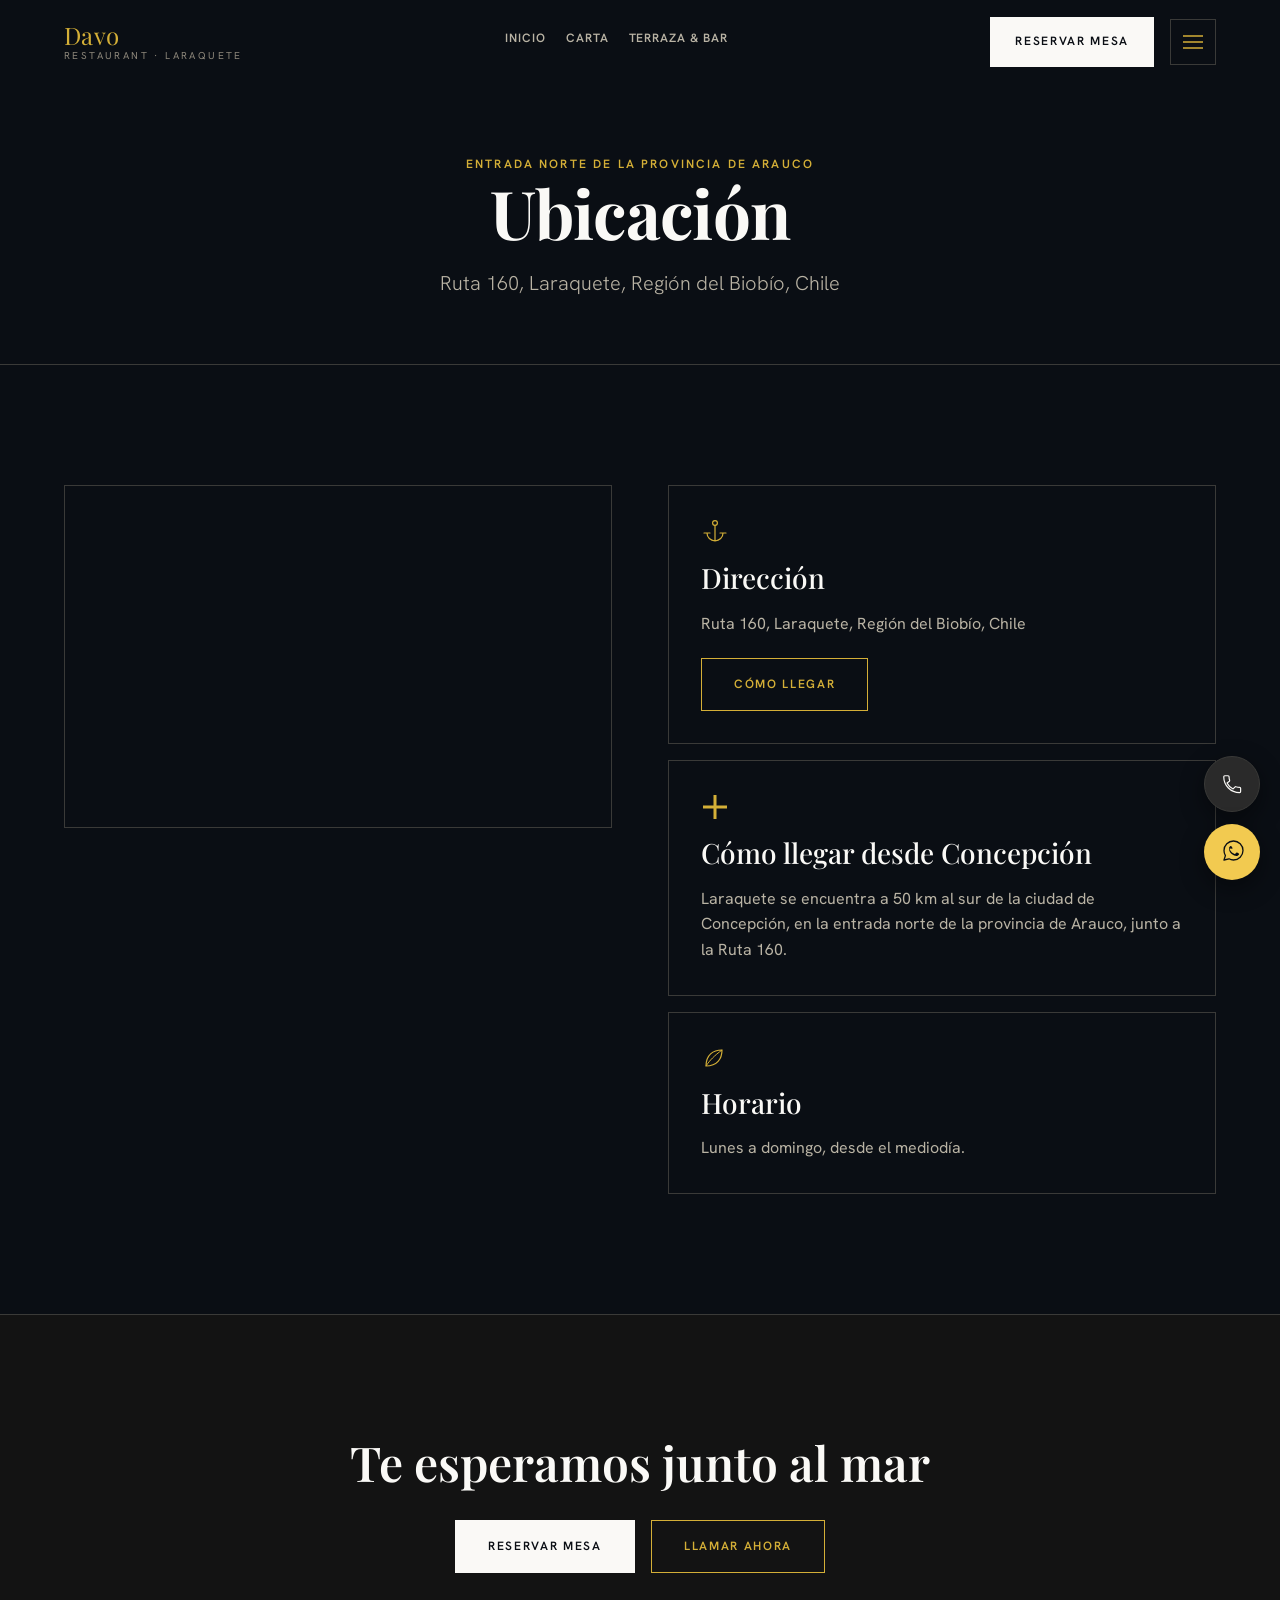
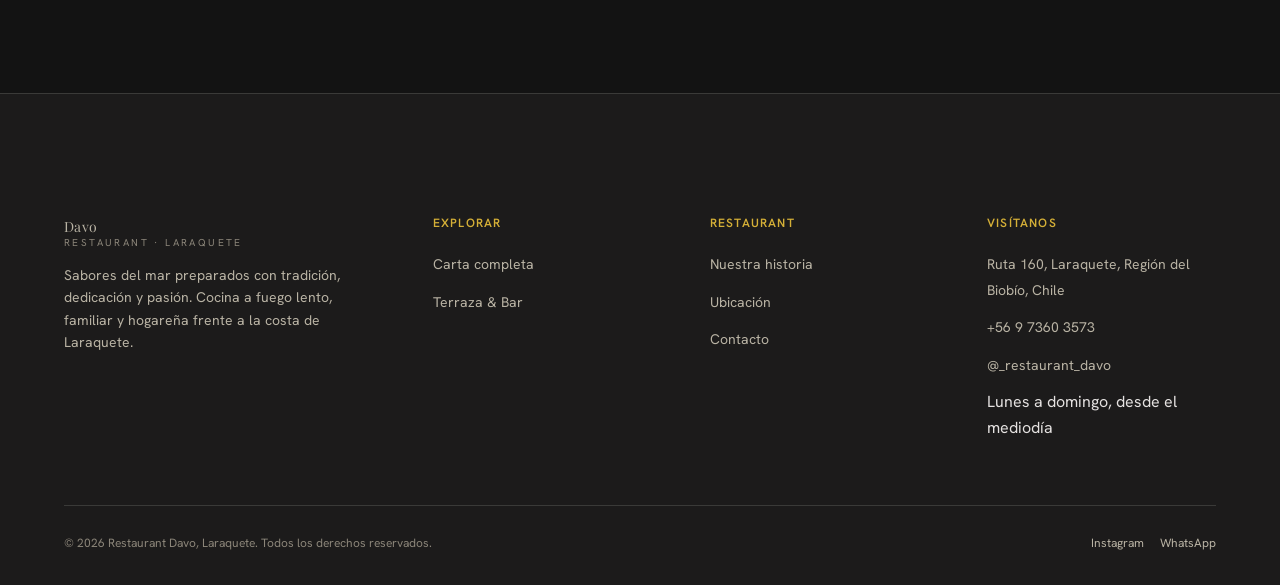
<file: ubicacion/index.html>
<!DOCTYPE html>
<html lang="es">
<head>
<meta charset="UTF-8">
<meta name="viewport" content="width=device-width, initial-scale=1.0">
<title>Ubicación | Restaurant Davo — Laraquete</title>
<meta name="description" content="Restaurant Davo se ubica en Ruta 160, Laraquete, Región del Biobío, Chile, a 50 km al sur de Concepción.">
<link rel="canonical" href="https://www.restaurantdavo.cl/ubicacion/">
<meta name="theme-color" content="#0A0E14">
<link rel="icon" type="image/svg+xml" href="../favicon.svg">
<link rel="apple-touch-icon" href="../favicon.svg">

<meta property="og:type" content="website">
<meta property="og:site_name" content="Restaurant Davo">
<meta property="og:title" content="Ubicación | Restaurant Davo — Laraquete">
<meta property="og:description" content="Restaurant Davo se ubica en Ruta 160, Laraquete, Región del Biobío, Chile, a 50 km al sur de Concepción.">
<meta property="og:url" content="https://www.restaurantdavo.cl/ubicacion/">
<meta property="og:image" content="https://www.restaurantdavo.cl/assets/img/og-cover.png">
<meta property="og:locale" content="es_CL">

<meta name="twitter:card" content="summary_large_image">
<meta name="twitter:title" content="Ubicación | Restaurant Davo — Laraquete">
<meta name="twitter:description" content="Restaurant Davo se ubica en Ruta 160, Laraquete, Región del Biobío, Chile, a 50 km al sur de Concepción.">
<meta name="twitter:image" content="https://www.restaurantdavo.cl/assets/img/og-cover.png">

<link rel="preconnect" href="https://fonts.googleapis.com">
<link rel="preconnect" href="https://fonts.gstatic.com" crossorigin>
<link href="https://fonts.googleapis.com/css2?family=Playfair+Display:wght@500;600;700&family=Hanken+Grotesk:wght@300;400;500;600;700&display=swap" rel="stylesheet">
<link rel="stylesheet" href="../assets/css/style.css">

</head>
<body>
<a class="skip-link" href="#main">Saltar al contenido</a>
<header class="site-header" id="siteHeader">
<div class="container nav-row">
<a href="../" class="brand">Davo<span>Restaurant · Laraquete</span></a>
<nav class="nav-links" aria-label="Navegación principal">
<a href="../">Inicio</a>
<a href="../carta/">Carta</a>
<a href="../terraza/">Terraza & Bar</a>
</nav>
<div class="nav-actions">
<a class="btn btn-primary nav-cta" href="https://wa.me/56973603573?text=Hola%20Restaurant%20Davo%2C%20quisiera%20reservar%20una%20mesa" target="_blank" rel="noopener">Reservar mesa</a>
<button class="nav-toggle" aria-label="Abrir menú" aria-expanded="false" aria-controls="mobileMenu">
<svg width="20" height="14" viewBox="0 0 20 14" fill="none" xmlns="http://www.w3.org/2000/svg" aria-hidden="true"><path d="M0 1H20M0 7H20M0 13H20" stroke="currentColor" stroke-width="1.4"/></svg>
</button>
</div>
</div>
</header>
<div class="mobile-menu" id="mobileMenu">
<a href="../">Inicio</a>
<a href="../carta/">Carta</a>
<a href="../nosotros/">Nosotros</a>
<a href="../terraza/">Terraza & Bar</a>
<a href="../ubicacion/" aria-current="page">Ubicación</a>
<a href="../contacto/">Contacto</a>
<a class="btn btn-primary" href="https://wa.me/56973603573?text=Hola%20Restaurant%20Davo%2C%20quisiera%20reservar%20una%20mesa" target="_blank" rel="noopener">Reservar mesa por WhatsApp</a>
<div class="mobile-menu__foot">
<span>+56 9 7360 3573</span>
<span>Ruta 160, Laraquete, Región del Biobío, Chile</span>
<span>Lunes a domingo, desde el mediodía</span>
</div>
</div>
<main id="main">
<div class="page-hero section-line-bottom">
<div class="container">
<span class="eyebrow center">Entrada norte de la provincia de Arauco</span>
<h1>Ubicación</h1>
<p class="lede" style="max-width:600px;margin:18px auto 0;">Ruta 160, Laraquete, Región del Biobío, Chile</p>
</div>
</div>

<section class="section">
<div class="container grid grid-2" style="gap:56px;align-items:start;">
<div class="map-frame reveal">
<iframe src="https://www.google.com/maps?q=Restaurant+Davo,+Ruta+160,+Laraquete,+Biob%C3%ADo,+Chile&output=embed" title="Mapa de ubicación de Restaurant Davo" loading="lazy" referrerpolicy="no-referrer-when-downgrade"></iframe>
</div>
<div class="reveal stack">
<div class="contact-tile">
<span class="contact-tile__icon"><svg width="28" height="28" viewBox="0 0 28 28" fill="none" xmlns="http://www.w3.org/2000/svg" aria-hidden="true">
<circle cx="14" cy="5" r="2.4" stroke="#D4AF37" stroke-width="1.2"/>
<path d="M14 7.5V23M6 15C6 19.5 9.5 22.6 14 23C18.5 22.6 22 19.5 22 15M3 15H9M19 15H25" stroke="#D4AF37" stroke-width="1.2" stroke-linecap="round"/>
</svg></span>
<h3>Dirección</h3>
<p style="color:var(--ink-dim);">Ruta 160, Laraquete, Región del Biobío, Chile</p>
<a class="btn btn-outline" style="margin-top:8px;align-self:flex-start;" href="https://www.google.com/maps/dir/?api=1&destination=Restaurant+Davo%2C+Ruta+160%2C+Laraquete%2C+Biob%C3%ADo%2C+Chile" target="_blank" rel="noopener">Cómo llegar</a>
</div>
<div class="contact-tile">
<span class="contact-tile__icon"><svg class="" width="28" height="28" viewBox="0 0 28 28" fill="none" xmlns="http://www.w3.org/2000/svg" aria-hidden="true">
<rect x="12.5" y="2" width="3" height="24" fill="#D4AF37"/>
<rect x="2" y="12.5" width="24" height="3" fill="#D4AF37"/>
</svg></span>
<h3>Cómo llegar desde Concepción</h3>
<p style="color:var(--ink-dim);">Laraquete se encuentra a 50 km al sur de la ciudad de Concepción, en la entrada norte de la provincia de Arauco, junto a la Ruta 160.</p>
</div>
<div class="contact-tile">
<span class="contact-tile__icon"><svg width="26" height="26" viewBox="0 0 26 26" fill="none" xmlns="http://www.w3.org/2000/svg" aria-hidden="true">
<path d="M5 21C5 10 12 5 21 5C21 14 16 21 5 21Z" stroke="#D4AF37" stroke-width="1.2"/>
<path d="M5 21C9 15 13 11 21 5" stroke="#D4AF37" stroke-width="1"/>
</svg></span>
<h3>Horario</h3>
<p style="color:var(--ink-dim);">Lunes a domingo, desde el mediodía.</p>
</div>
</div>
</div>
</div>
</section>

<section class="section section-alt section-line-top text-center">
<div class="container">
<div class="section-intro reveal" style="margin:0 auto;">
<h2>Te esperamos junto al mar</h2>
<div class="hero__actions">
<a class="btn btn-primary" href="https://wa.me/56973603573?text=Hola%20Restaurant%20Davo%2C%20quisiera%20reservar%20una%20mesa" target="_blank" rel="noopener">Reservar mesa</a>
<a class="btn btn-outline" href="tel:+56973603573">Llamar ahora</a>
</div>
</div>
</div>
</section>

</main>
<footer class="site-footer">
<div class="container">
<div class="footer-grid">
<div class="footer-col">
<a href="../" class="brand" style="margin-bottom:16px;display:inline-flex;">Davo<span>Restaurant · Laraquete</span></a>
<p>Sabores del mar preparados con tradición, dedicación y pasión. Cocina a fuego lento, familiar y hogareña frente a la costa de Laraquete.</p>
</div>
<div class="footer-col">
<h4>Explorar</h4>
<ul>
<li><a href="../carta/">Carta completa</a></li>
<li><a href="../terraza/">Terraza &amp; Bar</a></li>
</ul>
</div>
<div class="footer-col">
<h4>Restaurant</h4>
<ul>
<li><a href="../nosotros/">Nuestra historia</a></li>
<li><a href="../ubicacion/">Ubicación</a></li>
<li><a href="../contacto/">Contacto</a></li>
</ul>
</div>
<div class="footer-col">
<h4>Visítanos</h4>
<ul>
<li><a href="https://www.google.com/maps/dir/?api=1&destination=Restaurant+Davo%2C+Ruta+160%2C+Laraquete%2C+Biob%C3%ADo%2C+Chile" target="_blank" rel="noopener">Ruta 160, Laraquete, Región del Biobío, Chile</a></li>
<li><a href="tel:+56973603573">+56 9 7360 3573</a></li>
<li><a href="https://www.instagram.com/_restaurant_davo/" target="_blank" rel="noopener">@_restaurant_davo</a></li>
<li>Lunes a domingo, desde el mediodía</li>
</ul>
</div>
</div>
<div class="footer-bottom">
<span>© <span data-year>2026</span> Restaurant Davo, Laraquete. Todos los derechos reservados.</span>
<div class="footer-social">
<a href="https://www.instagram.com/_restaurant_davo/" target="_blank" rel="noopener" aria-label="Instagram de Restaurant Davo">Instagram</a>
<a href="https://wa.me/56973603573?text=Hola%20Restaurant%20Davo%2C%20quisiera%20reservar%20una%20mesa" target="_blank" rel="noopener" aria-label="WhatsApp de Restaurant Davo">WhatsApp</a>
</div>
</div>
</div>
</footer>
<div class="floating-actions">
<a class="fab" href="tel:+56973603573" aria-label="Llamar a Restaurant Davo">
<svg width="22" height="22" viewBox="0 0 24 24" fill="none" xmlns="http://www.w3.org/2000/svg" aria-hidden="true"><path d="M6.6 10.8C8 13.6 10.4 16 13.2 17.4L15.4 15.2C15.7 14.9 16.1 14.8 16.5 15C17.7 15.4 19 15.6 20.3 15.6C20.9 15.6 21.4 16.1 21.4 16.7V20.3C21.4 20.9 20.9 21.4 20.3 21.4C10.7 21.4 3 13.7 3 4.1C3 3.5 3.5 3 4.1 3H7.7C8.3 3 8.8 3.5 8.8 4.1C8.8 5.4 9 6.7 9.4 7.9C9.5 8.3 9.4 8.7 9.2 9L6.6 10.8Z" stroke="currentColor" stroke-width="1.3" stroke-linejoin="round"/></svg>
</a>
<a class="fab fab--primary" href="https://wa.me/56973603573?text=Hola%20Restaurant%20Davo%2C%20quisiera%20reservar%20una%20mesa" target="_blank" rel="noopener" aria-label="Reservar por WhatsApp">
<svg width="24" height="24" viewBox="0 0 24 24" fill="none" xmlns="http://www.w3.org/2000/svg" aria-hidden="true"><path d="M4 20L5.4 15.6C4.5 14.1 4 12.3 4 10.5C4 5.3 8.3 1 13.5 1C18.7 1 23 5.3 23 10.5C23 15.7 18.7 20 13.5 20C11.9 20 10.3 19.6 9 18.8L4 20Z" stroke="currentColor" stroke-width="1.3" stroke-linejoin="round"/><path d="M9.5 8.5C9.5 8.5 10 10.5 11.5 12C13 13.5 15 14 15 14L16.3 12.7C16.5 12.5 16.9 12.4 17.2 12.6L18.8 13.6C19.1 13.8 19.2 14.2 19 14.5C18.5 15.3 17.6 16 16.5 16C13.8 16 9 13.2 9 8.5C9 7.4 9.7 6.5 10.5 6C10.8 5.8 11.2 5.9 11.4 6.2L12.4 7.8C12.6 8.1 12.5 8.5 12.3 8.7L9.5 8.5Z" fill="currentColor"/></svg>
</a>
</div>
<script src="../assets/js/main.js" defer></script>
</body>
</html>
</file>
<file: assets/css/style.css>
/* ==========================================================================
   RESTAURANT DAVO — Sistema de diseño "Coastal Noir"
   Laraquete, Región del Biobío, Chile
   ========================================================================== */

:root{
  /* --- Color --- */
  --navy:            #0A0E14;
  --charcoal:         #131313;
  --charcoal-2:        #1c1b1b;
  --charcoal-3:        #201f1f;
  --charcoal-4:        #2a2a2a;
  --slate:            #2C2C2E;
  --line:             #3a3a38;
  --gold:             #D4AF37;
  --gold-bright:       #f2ca50;
  --gold-pale:         #e9c349;
  --cream:            #FAF9F6;
  --ink:              #e5e2e1;
  --ink-dim:           #b9b3a4;
  --ink-faint:         #8b8579;

  /* --- Type --- */
  --font-display: 'Playfair Display', Georgia, serif;
  --font-body: 'Hanken Grotesk', -apple-system, BlinkMacSystemFont, 'Segoe UI', sans-serif;

  /* --- Layout --- */
  --container-max: 1280px;
  --gutter: 32px;
  --margin-mobile: 24px;
  --margin-desktop: 64px;
  --section-pad: clamp(64px, 10vw, 120px);

  /* --- Motion --- */
  --ease: cubic-bezier(.22,.61,.36,1);
  --dur: .5s;
}

/* ---------- Reset ---------- */
*, *::before, *::after{ box-sizing: border-box; }
html{ scroll-behavior: smooth; }
@media (prefers-reduced-motion: reduce){
  html{ scroll-behavior: auto; }
  *, *::before, *::after{
    animation-duration: 0.001ms !important;
    animation-iteration-count: 1 !important;
    transition-duration: 0.001ms !important;
    scroll-behavior: auto !important;
  }
}
body{
  margin:0;
  background: var(--navy);
  color: var(--ink);
  font-family: var(--font-body);
  font-size: 16px;
  line-height: 1.6;
  -webkit-font-smoothing: antialiased;
  overflow-x: hidden;
}
img{ max-width:100%; display:block; }
a{ color: inherit; text-decoration: none; }
ul{ margin:0; padding:0; list-style:none; }
h1,h2,h3,h4,p,figure{ margin:0; }
button{ font-family: inherit; cursor:pointer; }
input, textarea, select{ font-family: inherit; font-size: 1rem; }
svg{ display:block; }

::selection{ background: var(--gold); color: var(--navy); }

:focus-visible{
  outline: 2px solid var(--gold-bright);
  outline-offset: 3px;
}

/* ---------- Skip link ---------- */
.skip-link{
  position:absolute; left:-9999px; top:0; z-index:200;
  background: var(--gold-bright); color:var(--navy);
  padding: 12px 20px; font-weight:600;
}
.skip-link:focus{ left: 16px; top: 16px; }

/* ---------- Typography ---------- */
.eyebrow{
  font-family: var(--font-body);
  font-size: 12px;
  font-weight: 600;
  letter-spacing: 0.18em;
  text-transform: uppercase;
  color: var(--gold);
  display:inline-flex; align-items:center; gap:12px;
}
.eyebrow::before{
  content:"";
  width: 28px; height:1px; background: var(--gold);
  display:inline-block;
}
.eyebrow.center{ justify-content:center; }
.eyebrow.center::before{ display:none; }

h1, .h1{
  font-family: var(--font-display);
  font-weight: 700;
  font-size: clamp(2.4rem, 6vw, 4.2rem);
  line-height: 1.08;
  letter-spacing: -0.01em;
  color: var(--cream);
}
h2, .h2{
  font-family: var(--font-display);
  font-weight: 600;
  font-size: clamp(1.9rem, 4.2vw, 3rem);
  line-height: 1.15;
  color: var(--cream);
}
h3, .h3{
  font-family: var(--font-display);
  font-weight: 500;
  font-size: clamp(1.35rem, 2.6vw, 1.75rem);
  line-height: 1.3;
  color: var(--cream);
}
h4, .h4{
  font-family: var(--font-display);
  font-weight: 500;
  font-size: 1.15rem;
  letter-spacing: 0.03em;
  color: var(--cream);
}
.lede{
  font-size: clamp(1.05rem, 1.6vw, 1.25rem);
  font-weight: 300;
  color: var(--ink-dim);
  line-height: 1.7;
}
.section-intro{
  max-width: 680px;
  margin: 0 auto;
  text-align:center;
  display:flex; flex-direction:column; gap:18px; align-items:center;
}
.section-intro.left{ text-align:left; align-items:flex-start; margin:0; }

/* ---------- Layout ---------- */
.container{
  max-width: var(--container-max);
  margin: 0 auto;
  padding-left: var(--margin-mobile);
  padding-right: var(--margin-mobile);
}
@media (min-width: 900px){
  .container{ padding-left: var(--margin-desktop); padding-right: var(--margin-desktop); }
}
.section{ padding: var(--section-pad) 0; position:relative; }
.section-tight{ padding: clamp(48px,6vw,72px) 0; }
.section-alt{ background: var(--charcoal); }
.section-line-top{ border-top: 1px solid var(--line); }
.section-line-bottom{ border-bottom: 1px solid var(--line); }

.divider{
  width: 100%;
  display:flex; align-items:center; justify-content:center; gap:16px;
  margin: 48px 0;
}
.divider::before, .divider::after{
  content:""; height:1px; background: var(--line); flex:1;
}
.divider__mark{ color: var(--gold); flex-shrink:0; }

.grid{ display:grid; gap: var(--gutter); }
.grid-2{ grid-template-columns: 1fr; }
.grid-3{ grid-template-columns: 1fr; }
.grid-4{ grid-template-columns: 1fr; }
@media (min-width: 700px){
  .grid-2{ grid-template-columns: 1fr 1fr; }
  .grid-4{ grid-template-columns: 1fr 1fr; }
}
@media (min-width: 900px){
  .grid-3{ grid-template-columns: repeat(3,1fr); }
  .grid-4{ grid-template-columns: repeat(4,1fr); }
}

/* ---------- Buttons ---------- */
.btn{
  display:inline-flex; align-items:center; justify-content:center; gap:10px;
  padding: 16px 32px;
  font-family: var(--font-body);
  font-size: 12px;
  font-weight: 600;
  letter-spacing: 0.14em;
  text-transform: uppercase;
  border: 1px solid transparent;
  border-radius: 0;
  white-space: nowrap;
  transition: background var(--dur) var(--ease), color var(--dur) var(--ease), border-color var(--dur) var(--ease), transform var(--dur) var(--ease);
}
.btn-primary{ background: var(--cream); color: var(--navy); }
.btn-primary:hover{ background: var(--gold); color: var(--navy); transform: translateY(-2px); }
.btn-outline{ background: transparent; color: var(--gold); border-color: var(--gold); }
.btn-outline:hover{ background: rgba(212,175,55,0.12); transform: translateY(-2px); }
.btn-ghost{ background: transparent; color: var(--ink); border-color: var(--line); }
.btn-ghost:hover{ border-color: var(--gold); color: var(--gold); }
.btn-lg{ padding: 18px 40px; font-size: 14px; }
.btn-block{ width:100%; }
.btn[disabled]{ opacity:.5; cursor:not-allowed; }

/* ---------- Header / Nav ---------- */
.site-header{
  position: fixed; top:0; left:0; right:0; z-index: 100;
  background: transparent;
  transition: background var(--dur) var(--ease), border-color var(--dur) var(--ease), backdrop-filter var(--dur) var(--ease);
  border-bottom: 1px solid transparent;
}
.site-header.is-scrolled,
.site-header.is-solid{
  background: rgba(10,14,20,0.92);
  backdrop-filter: blur(10px);
  border-bottom-color: var(--line);
}
.nav-row{
  display:flex; align-items:center; justify-content:space-between;
  height: 84px;
  gap: 32px;
}
.brand{
  font-family: var(--font-display);
  font-size: 1.5rem;
  color: var(--gold);
  letter-spacing: 0.02em;
  display:flex; flex-direction:column; line-height:1;
  flex-shrink: 0;
}
.brand span{
  font-family: var(--font-body);
  font-size: 10px;
  letter-spacing: 0.24em;
  color: var(--ink-faint);
  text-transform: uppercase;
  margin-top:4px;
}
.nav-links{
  display:none;
  align-items:center;
  gap: 20px;
  flex-wrap: wrap;
  justify-content: center;
}
.nav-links a{
  font-size: 12px;
  font-weight: 600;
  letter-spacing: 0.08em;
  text-transform: uppercase;
  color: var(--ink-dim);
  padding-bottom: 6px;
  border-bottom: 1px solid transparent;
  transition: color var(--dur) var(--ease), border-color var(--dur) var(--ease);
}
.nav-links a:hover{ color: var(--gold-bright); }
.nav-links a[aria-current="page"]{ color: var(--gold); border-color: var(--gold); }
.nav-actions{ display:flex; align-items:center; gap:16px; flex-shrink:0; }
.nav-cta{ display:none; }
.nav-toggle{
  background:none; border:1px solid var(--line); color: var(--gold);
  width: 46px; height:46px;
  display:flex; align-items:center; justify-content:center;
}
@media (min-width: 860px){
  .nav-links{ display:flex; }
  .nav-cta{
    display:inline-flex;
    padding: 14px 24px;
  }
}

/* Mobile menu panel */
.mobile-menu{
  position: fixed; inset:0; z-index: 99;
  background: var(--navy);
  display:flex; flex-direction:column;
  padding: 110px var(--margin-mobile) 40px;
  gap: 8px;
  transform: translateY(-8px);
  opacity: 0;
  pointer-events: none;
  overflow-y: auto;
  -webkit-overflow-scrolling: touch;
  overscroll-behavior: contain;
  transition: opacity var(--dur) var(--ease), transform var(--dur) var(--ease);
}
.mobile-menu.is-open{ opacity:1; transform:translateY(0); pointer-events:auto; }
.mobile-menu a{
  font-family: var(--font-display);
  font-size: 1.65rem;
  color: var(--ink);
  padding: 14px 0;
  border-bottom: 1px solid var(--line);
  flex-shrink: 0;
}
.mobile-menu a[aria-current="page"]{ color: var(--gold); }
.mobile-menu .btn{ margin-top: 24px; flex-shrink:0; }
.mobile-menu a.btn{
  font-size: 12px;
  font-weight: 600;
  letter-spacing: 0.14em;
  text-transform: uppercase;
  font-family: var(--font-body);
  padding: 16px 32px;
  border: 1px solid transparent;
  text-align: center;
  justify-content: center;
}
.mobile-menu__foot{
  margin-top:24px; display:flex; flex-direction:column; gap:6px;
  color: var(--ink-faint); font-size: 12px;
  flex-shrink:0;
}
body.menu-open{ overflow:hidden; }

/* Desktop: el panel se comporta como dropdown anclado al header, no full-screen */
@media (min-width: 860px){
  .mobile-menu{
    inset: auto;
    top: 84px;
    right: var(--margin-desktop);
    left: auto;
    width: min(380px, calc(100vw - 2 * var(--margin-desktop)));
    max-height: calc(100vh - 104px);
    padding: 24px 28px;
    gap: 2px;
    background: rgba(19,19,19,0.98);
    backdrop-filter: blur(10px);
    border: 1px solid var(--line);
    box-shadow: 0 24px 60px rgba(0,0,0,.5);
  }
  .mobile-menu a{ font-size: 1.05rem; padding: 12px 2px; }
  .mobile-menu .btn{ margin-top: 16px; }
  .mobile-menu__foot{ margin-top: 20px; }
}

/* ---------- Hero ---------- */
.hero{
  position: relative;
  min-height: 100svh;
  display:flex; align-items:center; justify-content:center;
  overflow:hidden;
  background: url("../img/hero-restaurante-dia.webp") center/cover no-repeat;
  padding-top: 84px;
}
.hero::before{
  content:"";
  position:absolute; inset:0;
  background: linear-gradient(180deg, rgba(10,14,20,.68) 0%, rgba(10,14,20,.8) 55%, rgba(10,14,20,.94) 100%);
  z-index:1;
}
.hero__motif{ display:none; }
.hero__content{
  position:relative; z-index:2;
  text-align:center;
  max-width: 760px;
  margin: 0 auto;
  padding: 48px var(--margin-mobile);
  border-radius: 28px;
  background: radial-gradient(ellipse 90% 80% at center, rgba(6,8,12,.6) 0%, rgba(6,8,12,0) 75%);
  display:flex; flex-direction:column; align-items:center; gap: 26px;
}
.hero__actions{ display:flex; flex-wrap:wrap; gap:16px; justify-content:center; margin-top:12px; }
.hero-sm{
  min-height: 62vh;
  background: url("../img/restaurant-davo-fachada-noche.webp") center/cover no-repeat;
}
.hero-sm .hero__content{ gap:18px; }

.scroll-cue{
  position:absolute; bottom: 32px; left:50%; transform:translateX(-50%);
  display:flex; flex-direction:column; align-items:center; gap:8px;
  color: var(--ink-faint); font-size:11px; letter-spacing:.2em; text-transform:uppercase;
  z-index:2;
}
.scroll-cue__line{ width:1px; height:36px; background: linear-gradient(var(--gold), transparent); animation: scrollpulse 2.2s ease infinite; }
@keyframes scrollpulse{ 0%,100%{ opacity:.3 } 50%{ opacity:1 } }

/* ---------- Photo placeholder plates (no external photography available) ---------- */
.plate{
  position: relative;
  overflow: hidden;
  background:
    radial-gradient(circle at 20% 20%, rgba(212,175,55,0.16), transparent 55%),
    linear-gradient(155deg, var(--charcoal-3) 0%, var(--navy) 100%);
  border: 1px solid var(--line);
  display:flex; align-items:flex-end;
  min-height: 260px;
}
.plate::before{
  content:"";
  position:absolute; inset:0;
  background-image: repeating-linear-gradient(115deg, rgba(255,255,255,0.025) 0 1px, transparent 1px 26px);
}
.plate__motif{ position:absolute; opacity:.5; }
.plate__label{
  position:relative; z-index:1; padding: 22px;
  font-family: var(--font-body); font-size:11px; letter-spacing:.14em; text-transform:uppercase;
  color: var(--ink-faint);
}
.plate--tall{ min-height: 420px; }
.terrace-gallery{ display:grid; grid-template-columns: 1fr; gap:16px; }
.terrace-gallery .plate{ min-height: 200px; }
@media (min-width:1000px){
  .terrace-gallery{ grid-template-columns: 1fr 1fr; }
  .terrace-gallery .plate{ min-height: 280px; }
  .terrace-gallery .plate:first-child{ grid-column: 1 / -1; min-height: 300px; }
}
.plate--square{ aspect-ratio: 1/1; min-height: 0; }
.plate--wide{ aspect-ratio: 16/10; min-height:0; }

.plate--photo::before{ content:none; }
.plate--photo img{
  position:absolute; inset:0; width:100%; height:100%;
  object-fit: cover; z-index:0;
}
.plate--photo::after{
  content:"";
  position:absolute; inset:0; z-index:1;
  background: linear-gradient(180deg, rgba(10,14,20,0) 45%, rgba(10,14,20,.88) 100%);
}
.plate--photo .plate__label{ position:relative; z-index:2; }

/* ---------- Cards ---------- */
.card{
  background: var(--charcoal-3);
  border: 1px solid var(--line);
  padding: 40px 32px;
  transition: border-color var(--dur) var(--ease), transform var(--dur) var(--ease);
}
.card:hover{ border-color: var(--gold); }

.specialty-card{
  border: 1px solid var(--line);
  background: var(--charcoal-2);
  display:flex; flex-direction:column;
  transition: border-color var(--dur) var(--ease);
}
.specialty-card:hover{ border-color: var(--gold); }
.specialty-card__body{ padding: 28px 28px 32px; display:flex; flex-direction:column; gap:12px; flex:1; }
.specialty-card__top{ display:flex; justify-content:space-between; align-items:baseline; gap:16px; }
.specialty-card__price{ font-family: var(--font-display); color: var(--gold); font-size:1.2rem; white-space:nowrap; }

.value-card{ text-align:center; display:flex; flex-direction:column; align-items:center; gap:16px; padding: 12px; }
.value-card__icon{ color: var(--gold); }

/* ---------- Menu (Carta) ---------- */
.menu-nav{
  position: sticky; top: 84px; z-index: 40;
  background: rgba(10,14,20,0.96);
  backdrop-filter: blur(8px);
  border-bottom: 1px solid var(--line);
  overflow-x: auto;
  scrollbar-width: thin;
}
.menu-nav__row{
  display:flex; gap: 8px; padding: 14px var(--margin-mobile);
  max-width: var(--container-max); margin:0 auto;
}
@media (min-width:900px){ .menu-nav__row{ padding: 14px var(--margin-desktop); } }
.menu-nav__row a{
  flex-shrink:0;
  font-size: 12px; letter-spacing:.1em; text-transform:uppercase; font-weight:600;
  color: var(--ink-dim);
  padding: 10px 18px;
  border: 1px solid var(--line);
}
.menu-nav__row a.is-active, .menu-nav__row a:hover{ color: var(--navy); background: var(--gold); border-color:var(--gold); }

.menu-category{ padding: 72px 0 24px; scroll-margin-top: 150px; }
.menu-category__head{ margin-bottom: 40px; display:flex; flex-direction:column; gap:14px; }
.menu-category__note{ color: var(--ink-faint); font-size: 14px; max-width: 640px; }

.menu-list{ display:flex; flex-direction:column; }
.menu-item{
  display:flex; justify-content:space-between; gap: 24px;
  padding: 22px 0;
  border-bottom: 1px solid var(--line);
}
.menu-item__name{ font-family: var(--font-display); font-size: 1.05rem; color: var(--cream); }
.menu-item__desc{ color: var(--ink-faint); font-size: 14px; margin-top:6px; max-width: 620px; }
.menu-item__tag{
  display:inline-block; margin-left:10px;
  font-size:10px; letter-spacing:.1em; text-transform:uppercase;
  color: var(--gold); border:1px solid var(--gold); padding:2px 8px; vertical-align:middle;
}
.menu-item__price{
  font-family: var(--font-display); color: var(--gold); font-size:1.05rem; white-space:nowrap; flex-shrink:0;
  align-self:flex-start;
}
.menu-item__price small{ display:block; color:var(--ink-faint); font-family:var(--font-body); font-size:11px; text-align:right; margin-top:2px; }

.menu-subgroup{ margin-bottom: 36px; }
.menu-subgroup__title{
  font-size: 12px; letter-spacing:.16em; text-transform:uppercase; color: var(--gold);
  margin-bottom: 4px; padding-bottom:10px; border-bottom: 1px solid var(--outline-variant, #4d4635);
}

.price-table{ width:100%; border-collapse: collapse; font-size: 14px; }
.price-table th, .price-table td{ padding: 12px 14px; border-bottom: 1px solid var(--line); text-align:left; }
.price-table th{ color: var(--gold); font-weight:600; text-transform:uppercase; font-size:11px; letter-spacing:.08em; }
.price-table td.num, .price-table th.num{ text-align:right; font-family: var(--font-display); }
.price-table tr td:first-child{ color: var(--cream); }
.table-scroll{ overflow-x:auto; border:1px solid var(--line); }
.table-scroll .price-table{ min-width: 560px; }

/* ---------- Sizes chips ---------- */
.size-row{ display:flex; gap:8px; flex-wrap:wrap; }
.size-chip{
  border:1px solid var(--line); padding:6px 12px; font-size:12px; color:var(--ink-dim);
  display:flex; justify-content:space-between; gap:10px; min-width:150px;
}
.size-chip b{ color:var(--gold); font-weight:600; }

/* ---------- Testimonials ---------- */
.testimonial{
  border-left: 2px solid var(--gold);
  padding-left: 28px;
  display:flex; flex-direction:column; gap:16px;
}
.testimonial p{ font-family: var(--font-display); font-style: italic; font-size:1.15rem; color: var(--cream); line-height:1.5; }
.testimonial cite{ font-style:normal; color: var(--ink-faint); font-size:13px; letter-spacing:.05em; }

/* ---------- Timeline (Nosotros) ---------- */
.timeline{ display:flex; flex-direction:column; }
.timeline__item{ display:grid; grid-template-columns: 90px 1fr; gap: 24px; padding: 28px 0; border-bottom:1px solid var(--line); }
.timeline__year{ font-family:var(--font-display); color:var(--gold); font-size:1.1rem; }

/* ---------- Forms ---------- */
.field{ display:flex; flex-direction:column; gap:8px; margin-bottom: 24px; }
.field label{ font-size:12px; letter-spacing:.08em; text-transform:uppercase; color: var(--ink-dim); }
.field input, .field select, .field textarea{
  background: transparent;
  border: none;
  border-bottom: 1px solid var(--line);
  color: var(--cream);
  padding: 12px 2px;
  transition: border-color var(--dur) var(--ease);
}
.field input:focus, .field select:focus, .field textarea:focus{ border-color: var(--gold); outline:none; }
.field textarea{ resize: vertical; min-height:110px; }
.field select{ appearance:none; -webkit-appearance:none; background-image: url("data:image/svg+xml,%3Csvg xmlns='http://www.w3.org/2000/svg' width='14' height='9'%3E%3Cpath d='M1 1l6 6 6-6' stroke='%23D4AF37' stroke-width='1.5' fill='none'/%3E%3C/svg%3E"); background-repeat:no-repeat; background-position: right 4px center; }
.field-row{ display:grid; grid-template-columns: 1fr; gap: 0 24px; }
@media (min-width:640px){ .field-row{ grid-template-columns: 1fr 1fr; } }
.field-hint{ font-size:12px; color: var(--ink-faint); }
.form-note{
  border:1px solid var(--line); padding:18px 20px; font-size:13px; color:var(--ink-dim);
  display:flex; gap:12px; align-items:flex-start;
}
.form-status{ font-size:14px; padding-top:8px; min-height: 1.4em; }
.form-status.is-success{ color: var(--gold-bright); }
.form-status.is-error{ color:#ffb4ab; }

/* ---------- Contact blocks ---------- */
.contact-tile{
  border:1px solid var(--line); padding: 32px; display:flex; flex-direction:column; gap:14px;
  transition: border-color var(--dur) var(--ease);
}
.contact-tile:hover{ border-color: var(--gold); }
.contact-tile__icon{ color: var(--gold); }

/* ---------- Gallery ---------- */
.masonry{
  columns: 1; column-gap: var(--gutter);
}
@media (min-width:640px){ .masonry{ columns:2; } }
@media (min-width:1020px){ .masonry{ columns:3; } }
.masonry__item{ break-inside: avoid; margin-bottom: var(--gutter); }

/* ---------- Footer ---------- */
.site-footer{ background: var(--charcoal-2); border-top: 1px solid var(--line); padding: var(--section-pad) 0 32px; }
.footer-grid{ display:grid; gap: 48px; grid-template-columns: 1fr; margin-bottom: 64px; }
@media (min-width:900px){ .footer-grid{ grid-template-columns: 1.4fr 1fr 1fr 1fr; } }
.footer-col h4{ color: var(--gold); font-size: 12px; letter-spacing: .1em; text-transform:uppercase; font-family:var(--font-body); font-weight:600; margin-bottom: 18px; }
.footer-col ul{ display:flex; flex-direction:column; gap:12px; }
.footer-col a, .footer-col p{ color: var(--ink-dim); font-size: 14px; }
.footer-col a:hover{ color: var(--gold); }
.footer-bottom{
  border-top: 1px solid var(--line); padding-top: 28px;
  display:flex; flex-direction:column; gap:12px;
  font-size: 12px; color: var(--ink-faint);
}
@media (min-width:700px){ .footer-bottom{ flex-direction:row; justify-content:space-between; } }
.footer-social{ display:flex; gap:16px; }
.footer-social a{ color: var(--ink-dim); }
.footer-social a:hover{ color: var(--gold); }

/* ---------- Floating actions ---------- */
.floating-actions{ position: fixed; right: 20px; bottom: 20px; z-index: 90; display:flex; flex-direction:column; gap:12px; align-items:flex-end; }
.fab{
  width: 56px; height:56px; border-radius:50%;
  display:flex; align-items:center; justify-content:center;
  border: 1px solid var(--line);
  background: var(--charcoal-4); color: var(--cream);
  box-shadow: 0 8px 24px rgba(0,0,0,.45);
  transition: transform var(--dur) var(--ease), background var(--dur) var(--ease);
}
.fab:hover{ transform: scale(1.08); }
.fab--primary{ background: var(--gold-bright); color: var(--navy); border-color: transparent; }

/* ---------- Reveal on scroll ---------- */
.reveal{ opacity:0; transform: translateY(24px); transition: opacity .8s var(--ease), transform .8s var(--ease); }
.reveal.is-visible{ opacity:1; transform:none; }
@media (prefers-reduced-motion: reduce){
  .reveal{ opacity:1; transform:none; transition:none; }
}

/* ---------- Utility ---------- */
.sr-only{
  position:absolute; width:1px; height:1px; padding:0; margin:-1px; overflow:hidden;
  clip:rect(0,0,0,0); white-space:nowrap; border:0;
}
.mt-0{ margin-top:0 !important; }
.text-center{ text-align:center; }
.stack{ display:flex; flex-direction:column; gap:16px; }
.center-col{ display:flex; flex-direction:column; align-items:center; }
.badge{
  display:inline-flex; align-items:center; gap:8px;
  border:1px solid var(--gold); color:var(--gold);
  padding: 6px 14px; font-size:11px; letter-spacing:.12em; text-transform:uppercase;
}
.availability-note{
  font-size: 12px; color: var(--ink-faint); border-top:1px dashed var(--line); padding-top:18px; margin-top:28px;
}
.crumbs{ padding-top: 108px; padding-bottom: 8px; font-size:12px; color: var(--ink-faint); letter-spacing:.04em; }
.crumbs a:hover{ color: var(--gold); }
.crumbs span{ margin: 0 8px; color: var(--line); }

.page-hero{
  padding: 150px 0 64px;
  text-align:center;
  position:relative;
  overflow:hidden;
}
.page-hero .container{ position:relative; z-index:1; }

/* ---------- Map block ---------- */
.map-frame{ border:1px solid var(--line); overflow:hidden; aspect-ratio: 16/10; }
.map-frame iframe{ width:100%; height:100%; border:0; filter: grayscale(0.4) invert(0.92) contrast(0.9); }

/* ---------- Marquee strip ---------- */
.strip{
  border-top:1px solid var(--line); border-bottom:1px solid var(--line);
  padding: 22px 0; overflow:hidden; white-space:nowrap;
}
.strip__track{ display:inline-flex; gap:48px; animation: marquee 32s linear infinite; }
.strip:hover .strip__track{ animation-play-state: paused; }
.strip__track span{ font-family: var(--font-display); font-size:1.1rem; color: var(--ink-faint); letter-spacing:.03em; }
.strip__track span em{ color:var(--gold); font-style:normal; margin:0 10px; }
@keyframes marquee{ from{ transform:translateX(0);} to{ transform:translateX(-50%);} }
@media (prefers-reduced-motion: reduce){ .strip__track{ animation:none; } }
</file>
